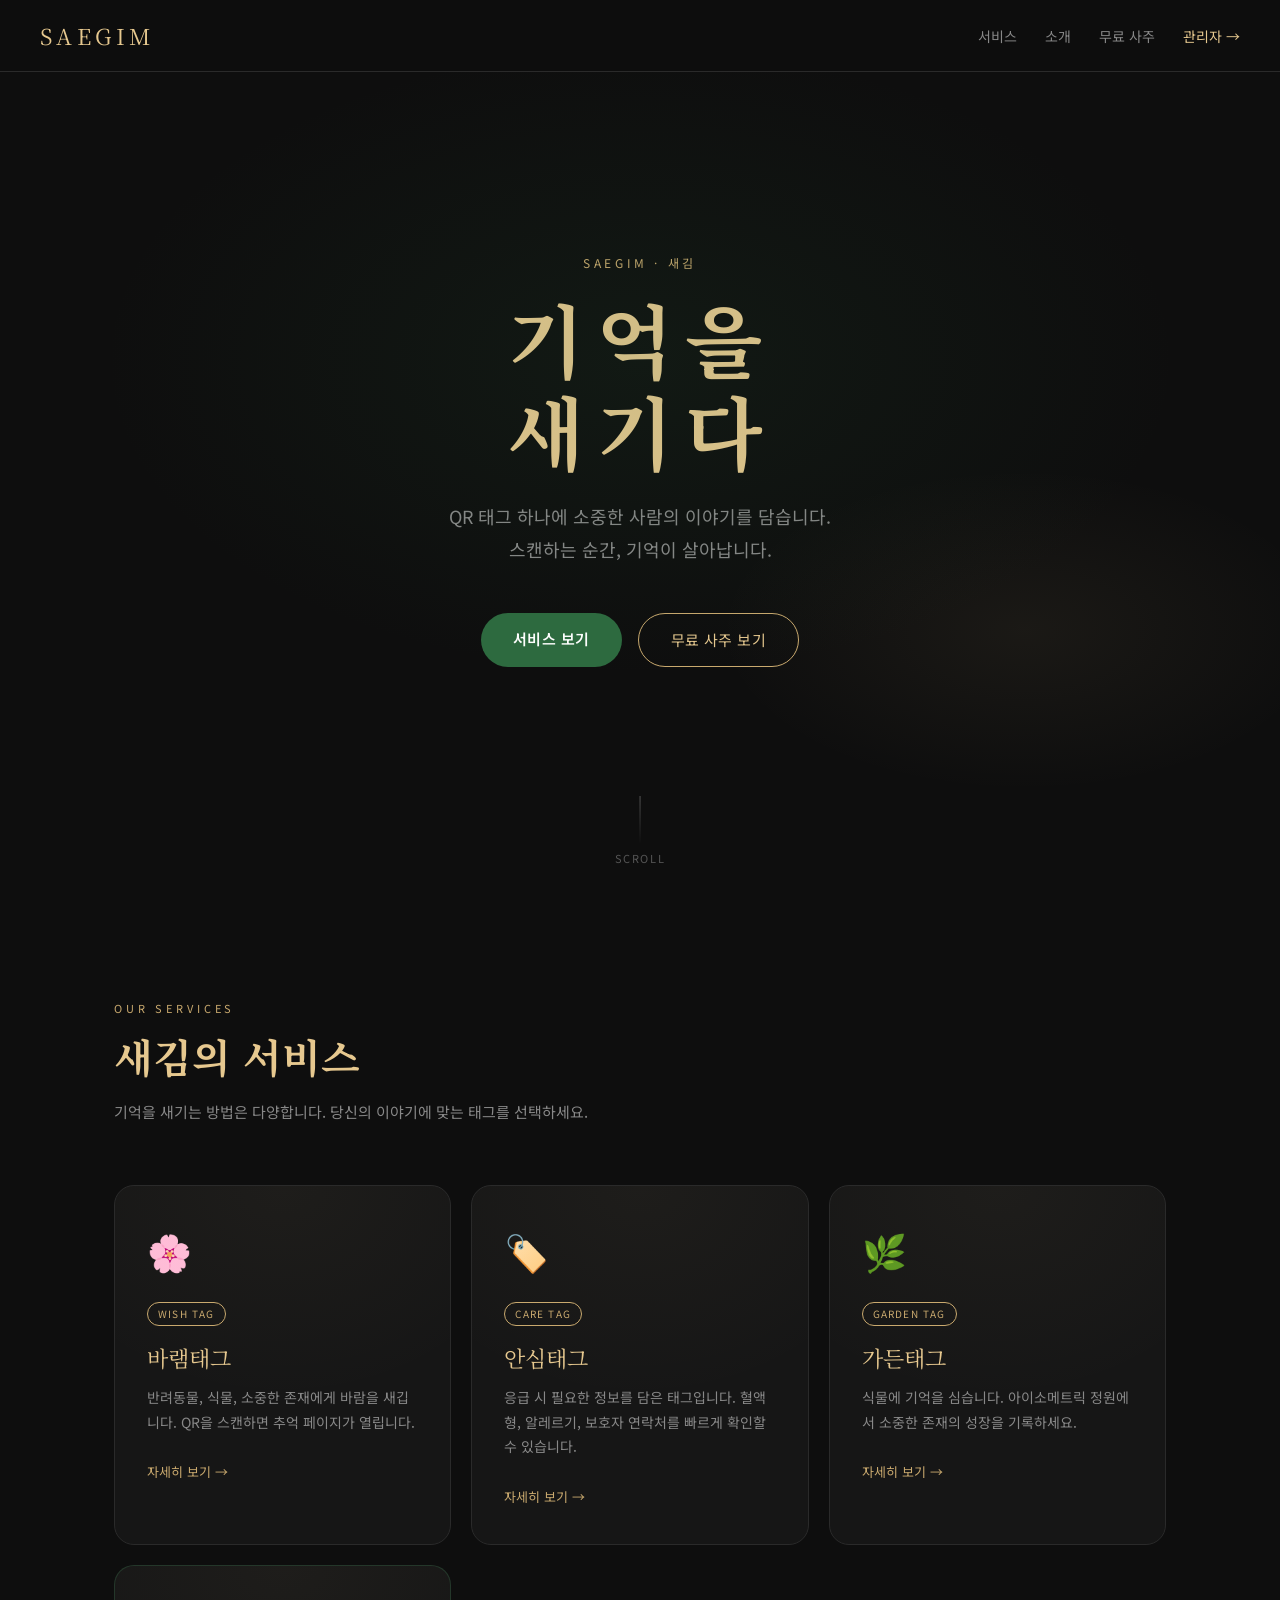
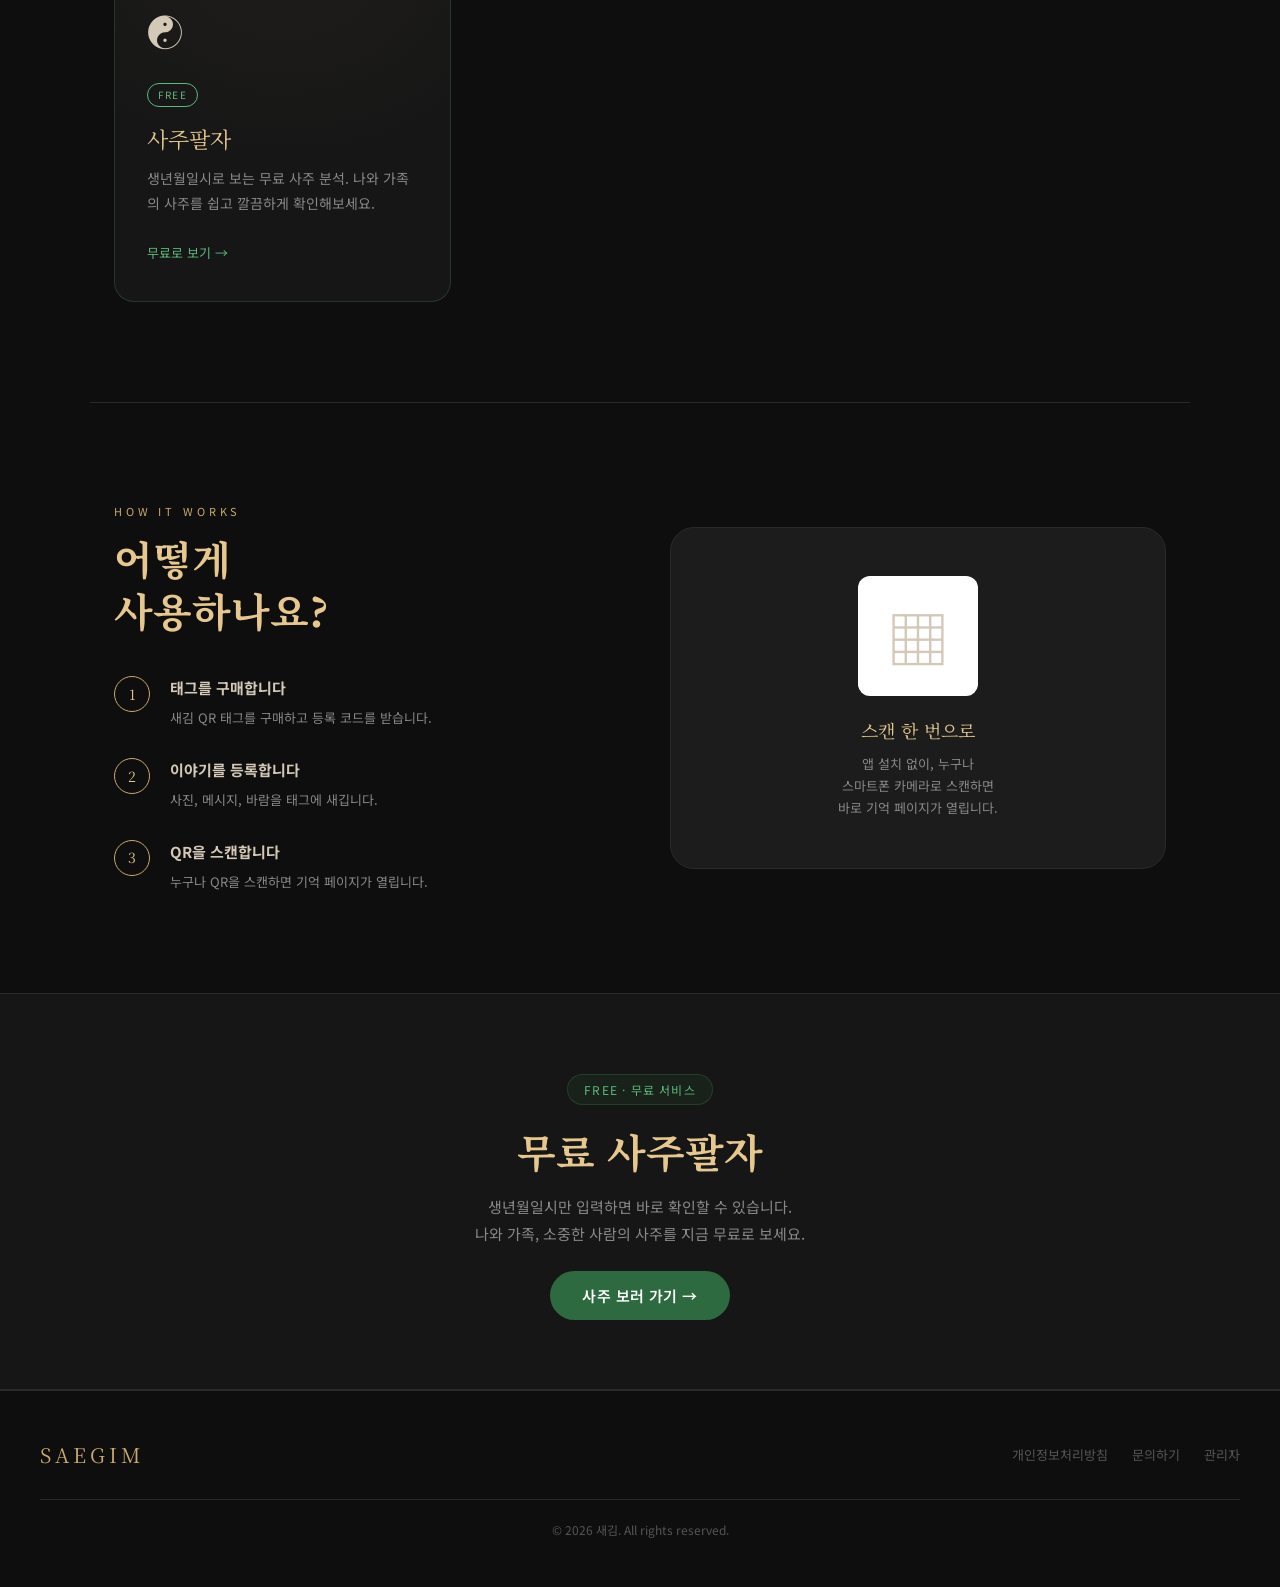
<file: index.html>
<!DOCTYPE html>
<html lang="ko">
<head>
<meta charset="UTF-8">
<meta name="viewport" content="width=device-width, initial-scale=1.0">
<title>새김</title>
<link rel="preconnect" href="https://fonts.googleapis.com">
<link href="https://fonts.googleapis.com/css2?family=Noto+Sans+KR:wght@400;600&display=swap" rel="stylesheet">
<style>
:root{--green:#22552f;--green2:#1a4024;--gold:#e6c88f;--muted:#b7a88f}
*{box-sizing:border-box;margin:0;padding:0}
body{background:#111;color:var(--muted);font-family:'Noto Sans KR',system-ui,sans-serif;display:flex;align-items:center;justify-content:center;min-height:100vh;text-align:center}
.logo{font-family:serif;font-size:36px;letter-spacing:.18em;color:var(--gold);margin-bottom:12px}
.msg{font-size:14px;color:var(--muted);line-height:1.8}

/* ── 동의 모달 ── */
#consentOverlay{position:fixed;inset:0;background:rgba(0,0,0,.75);z-index:100;display:flex;align-items:flex-end;justify-content:center}
#consentBox{background:#fff;width:100%;max-width:480px;border-radius:20px 20px 0 0;padding:28px 22px 36px;color:#222;text-align:left;max-height:90vh;overflow-y:auto}
.c-logo{font-family:serif;font-size:22px;letter-spacing:.15em;color:var(--green);margin-bottom:4px;text-align:center}
.c-title{font-size:17px;font-weight:600;color:#111;margin-bottom:6px;text-align:center}
.c-sub{font-size:13px;color:#666;text-align:center;margin-bottom:20px;line-height:1.6}
.c-divider{height:1px;background:#eee;margin:16px 0}

/* 수집 항목 요약 */
.c-items{background:#f7f9f7;border-radius:10px;padding:14px 16px;margin-bottom:16px}
.c-item{display:flex;gap:10px;padding:5px 0;font-size:13px;color:#444;align-items:flex-start}
.c-item-icon{font-size:16px;flex-shrink:0;margin-top:1px}
.c-item-text{line-height:1.5}
.c-sensitive{color:#c0392b;font-size:11.5px;font-weight:600}

/* 체크박스 */
.c-check{display:flex;align-items:flex-start;gap:12px;padding:12px 14px;border-radius:10px;border:1.5px solid #e0e0e0;margin-bottom:10px;cursor:pointer;transition:border-color .2s,background .2s}
.c-check.checked{border-color:var(--green);background:#f0f8f1}
.c-check input{display:none}
.c-check-box{width:22px;height:22px;border-radius:6px;border:2px solid #ccc;flex-shrink:0;display:flex;align-items:center;justify-content:center;transition:all .2s;margin-top:1px}
.c-check.checked .c-check-box{background:var(--green);border-color:var(--green)}
.c-check.checked .c-check-box::after{content:'✓';color:#fff;font-size:14px;font-weight:700}
.c-check-text{font-size:13.5px;color:#333;line-height:1.5}
.c-check-text strong{display:block;font-size:14px;color:#111;margin-bottom:2px}
.c-check-link{color:var(--green);text-decoration:underline;font-size:12.5px}

/* 버튼 */
#agreeBtn{width:100%;padding:15px;background:var(--green);color:#fff;border:none;border-radius:12px;font-size:16px;font-weight:600;font-family:inherit;cursor:pointer;margin-top:16px;transition:background .2s;letter-spacing:.03em}
#agreeBtn:disabled{background:#ccc;cursor:not-allowed}
#agreeBtn:not(:disabled):active{background:var(--green2)}
.c-skip{text-align:center;margin-top:12px;font-size:12px;color:#999}
</style>
</head>
<body>
<div>
  <div class="logo">SAEGIM</div>
  <div class="msg" id="msg">QR 코드를 확인하는 중입니다...</div>
</div>

<!-- 첫 방문 동의 모달 -->
<div id="consentOverlay" style="display:none">
  <div id="consentBox">
    <div class="c-logo">SAEGIM</div>
    <div class="c-title" id="cTitle"></div>
    <div class="c-sub" id="cSub">서비스를 이용하기 전에<br>개인정보 수집·이용에 동의해 주세요.</div>
    <div class="c-items" id="cItems"></div>
    <div class="c-divider"></div>

    <!-- 필수: 개인정보 -->
    <div class="c-check" id="check1" onclick="toggleCheck('check1','chk1')">
      <input type="checkbox" id="chk1">
      <div class="c-check-box"></div>
      <div class="c-check-text">
        <strong>[필수] 개인정보 수집·이용 동의</strong>
        서비스 제공 목적으로 위 항목을 수집·이용하는 데 동의합니다.
        (<a class="c-check-link" href="privacy.html" target="_blank" onclick="event.stopPropagation()">처리방침 전문 보기</a>)
      </div>
    </div>

    <!-- 필수: 민감정보 — CD만 표시 -->
    <div class="c-check" id="check2" onclick="toggleCheck('check2','chk2')" style="display:none">
      <input type="checkbox" id="chk2">
      <div class="c-check-box"></div>
      <div class="c-check-text">
        <strong>[필수] 민감정보 수집·이용 동의</strong>
        대상자의 혈액형·알레르기 정보(민감정보)를 수집·이용하는 데 동의합니다.
      </div>
    </div>

    <!-- 필수: 국외 이전 -->
    <div class="c-check" id="check3" onclick="toggleCheck('check3','chk3')">
      <input type="checkbox" id="chk3">
      <div class="c-check-box"></div>
      <div class="c-check-text">
        <strong>[필수] 개인정보 국외 이전 동의</strong>
        데이터가 Google LLC(미국)의 Firebase 서버에 저장되는 데 동의합니다.
      </div>
    </div>

    <button id="agreeBtn" disabled onclick="doAgree()">동의하고 시작하기</button>
    <div class="c-skip">동의하지 않으면 서비스를 이용할 수 없습니다.</div>
  </div>
</div>

<script>
/* 제품별 동의 모달 설정 */
var CONSENT_INFO = {
  CD: {
    title: '안심태그 이용 동의',
    hasSensitive: true,
    items: [
      { icon: '🪪', text: '<b>대상자 이름</b> — 보호자가 직접 입력' },
      { icon: '📞', text: '<b>보호자 이름·연락처</b> — 분실 시 연락 목적' },
      { icon: '🩸', text: '<b>혈액형·알레르기</b> — 응급 상황 대비 <span class="c-sensitive">※ 민감정보</span>' },
      { icon: '💬', text: '<b>개인 메시지</b> — 보호자가 직접 입력' },
      { icon: '☁️', text: '<b>[공통]</b> 방문 일시, 접속 IP · Google Firebase(미국) 저장' }
    ]
  },
  BMT: {
    title: '부산 메모리 태그 이용 동의',
    hasSensitive: false,
    items: [
      { icon: '📸', text: '<b>사진</b> — 여행·추억 기록' },
      { icon: '📝', text: '<b>여행 메모·방문 장소</b> — 직접 입력' },
      { icon: '☁️', text: '<b>[공통]</b> 방문 일시, 접속 IP · Google Firebase(미국) 저장' }
    ]
  },
  WT: {
    title: '바램태그 이용 동의',
    hasSensitive: false,
    items: [
      { icon: '🎂', text: '<b>생년월일</b> — 바램 메시지 생성 목적' },
      { icon: '🌸', text: '<b>테마·언어 설정</b> — 화면 구성 목적' },
      { icon: '💬', text: '<b>메시지</b> — 직접 입력' },
      { icon: '☁️', text: '<b>[공통]</b> 방문 일시, 접속 IP · Google Firebase(미국) 저장' }
    ]
  },
  GT: {
    title: '가든태그 이용 동의',
    hasSensitive: false,
    items: [
      { icon: '🌿', text: '<b>정원 이름</b> — 직접 입력' },
      { icon: '📅', text: '<b>방문 기록·성장 포인트</b> — 정원 육성 기록' },
      { icon: '✦', text: '<b>기억 메시지</b> — 식물에 새기는 메시지 (직접 입력)' },
      { icon: '☁️', text: '<b>[공통]</b> 방문 일시, 접속 IP · Google Firebase(미국) 저장' }
    ]
  },
  TT: {
    title: '길동무 태그 이용 동의',
    hasSensitive: false,
    items: [
      { icon: '📞', text: '<b>연락처</b> — 여행 동반자 연결 목적' },
      { icon: '📝', text: '<b>메모</b> — 직접 입력' },
      { icon: '☁️', text: '<b>[공통]</b> 방문 일시, 접속 IP · Google Firebase(미국) 저장' }
    ]
  }
};

(function(){
  var p = new URLSearchParams(location.search);
  var code = p.get('code') || '';
  var mode = p.get('mode') || '';
  var suffix = code ? (mode
    ? '?code=' + encodeURIComponent(code) + '&mode=' + encodeURIComponent(mode)
    : '?code=' + encodeURIComponent(code)) : '';

  if (!code) {
    location.replace('/home.html');
    return;
  }

  var prefix = code.split('-')[0].toUpperCase();
  var routes = { CD:'cd.html', BMT:'bmt.html', TT:'tt.html', WT:'wt.html', GT:'gt.html' };
  var target = routes[prefix];
  if (!target) {
    document.getElementById('msg').textContent = '알 수 없는 태그 코드입니다: ' + code;
    return;
  }

  // 이미 동의했으면 바로 이동 (태그 코드별 1회)
  var key = 'saegim_consent_' + code + '_v1';
  if (localStorage.getItem(key)) {
    location.replace(target + suffix);
    return;
  }

  // 제품별 모달 내용 채우기
  var info = CONSENT_INFO[prefix] || CONSENT_INFO.GT;
  document.getElementById('cTitle').textContent = info.title;
  var itemsHtml = info.items.map(function(it){
    return '<div class="c-item"><span class="c-item-icon">' + it.icon + '</span>'
         + '<div class="c-item-text">' + it.text + '</div></div>';
  }).join('');
  document.getElementById('cItems').innerHTML = itemsHtml;

  // CD만 민감정보 동의 표시
  if (info.hasSensitive) {
    document.getElementById('check2').style.display = 'flex';
  }

  document.getElementById('consentOverlay').style.display = 'flex';
  window._consentTarget = target + suffix;
  window._consentKey = key;
  window._hasSensitive = info.hasSensitive;
})();

function toggleCheck(divId, inputId) {
  var div = document.getElementById(divId);
  var inp = document.getElementById(inputId);
  inp.checked = !inp.checked;
  div.classList.toggle('checked', inp.checked);
  updateBtn();
}

function updateBtn() {
  var ids = ['chk1', 'chk3'];
  if (window._hasSensitive) ids.push('chk2');
  var all = ids.every(function(id){ return document.getElementById(id).checked; });
  document.getElementById('agreeBtn').disabled = !all;
}

function doAgree() {
  localStorage.setItem(window._consentKey, JSON.stringify({
    agreed: true,
    date: new Date().toISOString()
  }));
  location.replace(window._consentTarget);
}
</script>
</body>
</html>
</file>
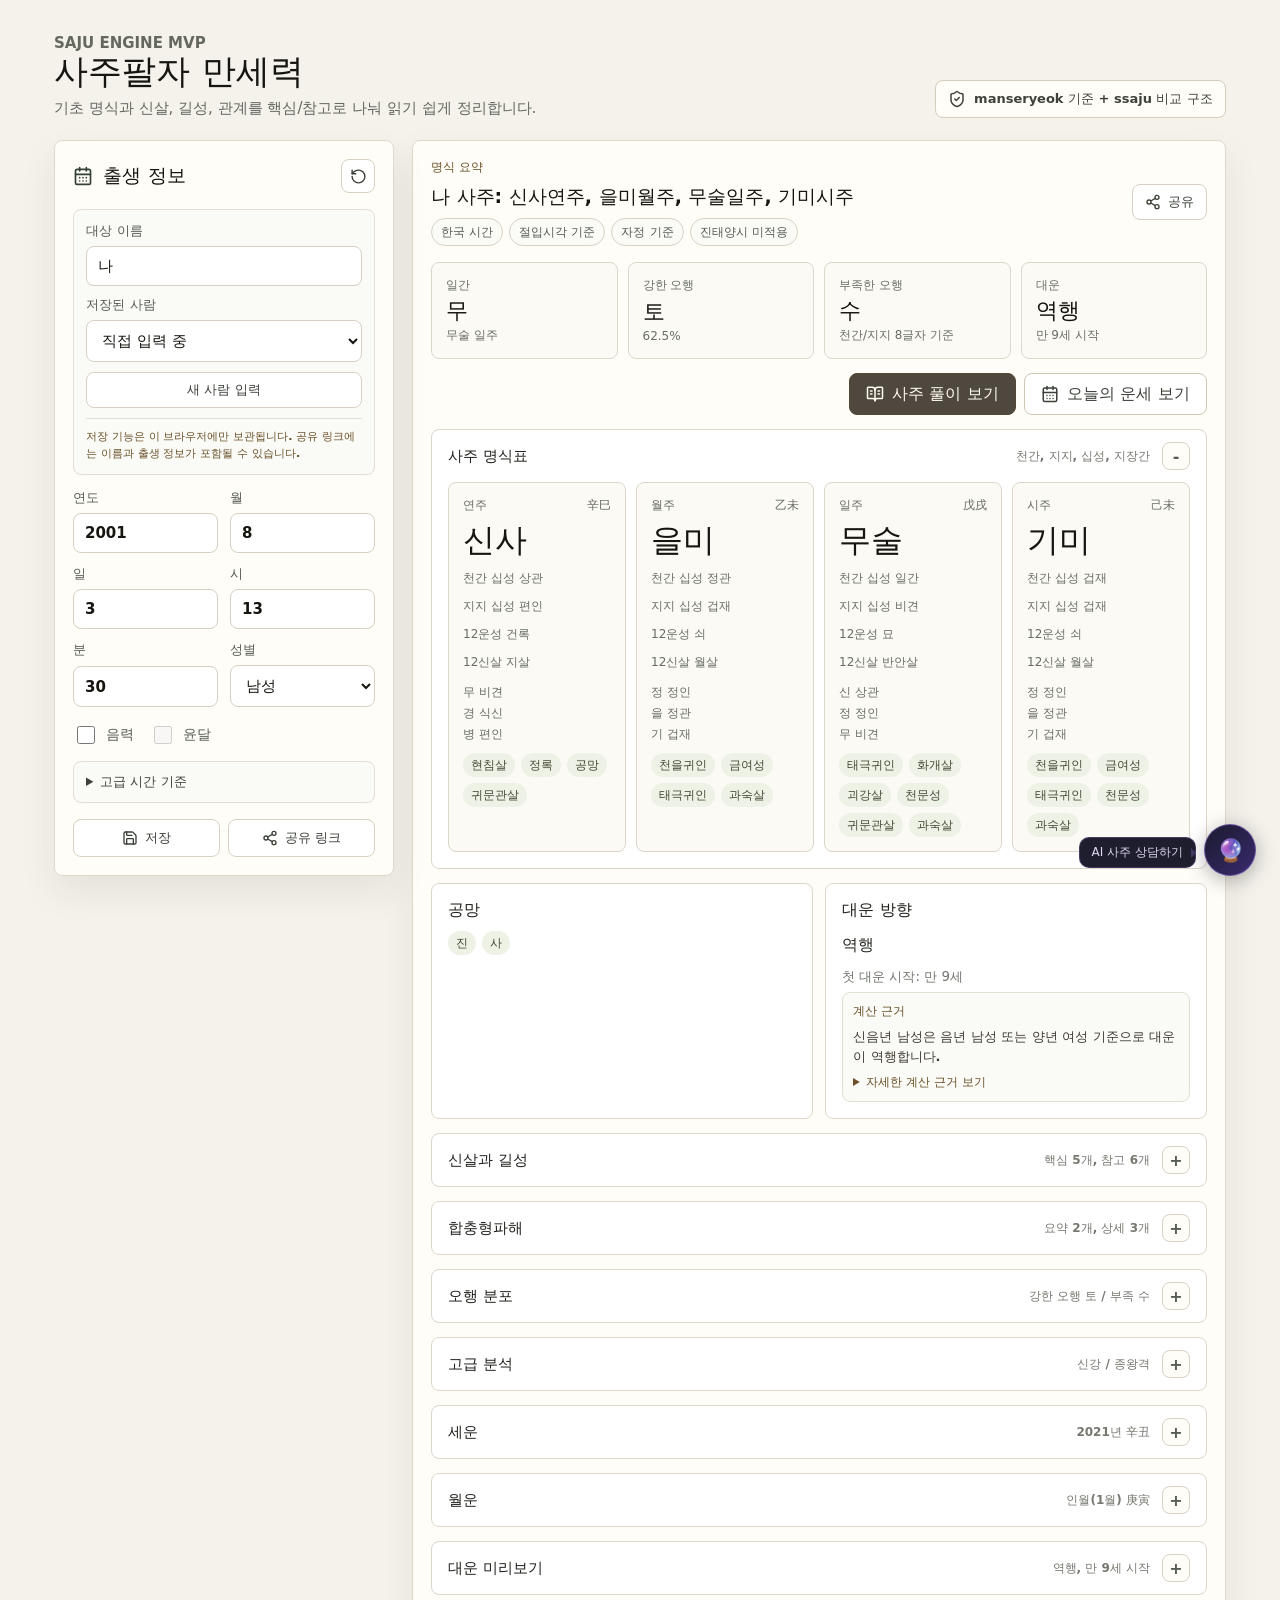
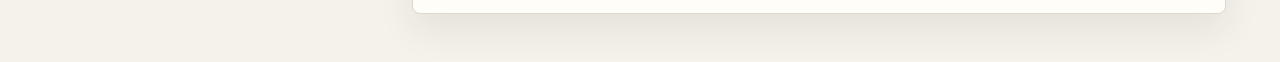
<file: saju/index.html>
<!doctype html>
<html lang="en">
  <head>
    <meta charset="UTF-8" />
    <link rel="icon" type="image/svg+xml" href="/saju/favicon.svg" />
    <meta name="viewport" content="width=device-width, initial-scale=1.0" />
    <meta name="description" content="생년월일시 기반 만세력, 사주팔자 풀이, 오늘의 운세를 읽기 쉽게 정리하는 사주 서비스입니다." />
    <title>사주팔자 만세력</title>
    <script type="module" crossorigin src="/saju/assets/index-BnF1FJUk.js"></script>
    <link rel="stylesheet" crossorigin href="/saju/assets/index-DSXEIiFK.css">
    <style>
      #saju-ai-btn {
        position: fixed; bottom: 24px; right: 24px;
        width: 52px; height: 52px; border-radius: 50%;
        background: linear-gradient(135deg, #1a1a2e, #3a2a6e);
        border: 1.5px solid rgba(180,140,255,.4);
        color: #fff; font-size: 22px; cursor: pointer;
        display: flex; align-items: center; justify-content: center;
        box-shadow: 0 4px 20px rgba(0,0,0,.3);
        z-index: 9999; transition: transform .15s, box-shadow .15s;
      }
      #saju-ai-btn:hover { transform: scale(1.08); box-shadow: 0 6px 24px rgba(100,60,200,.4); }

      #saju-ai-tooltip {
        position: fixed; bottom: 32px; right: 84px;
        background: #1e1e2e; color: #e0d8f0;
        border: 1px solid rgba(180,140,255,.25); border-radius: 10px;
        padding: 6px 12px; font-size: 12px; white-space: nowrap;
        z-index: 9998; pointer-events: none;
        opacity: 1; transition: opacity .4s;
        font-family: system-ui, sans-serif;
      }
      #saju-ai-tooltip::after {
        content: ''; position: absolute; right: -6px; top: 50%;
        transform: translateY(-50%);
        border: 5px solid transparent; border-left-color: rgba(180,140,255,.25);
      }

      #saju-ai-panel {
        position: fixed; bottom: 88px; right: 24px; width: 300px;
        background: #0f0f1a; border: 1px solid rgba(180,140,255,.3);
        border-radius: 18px; display: none; flex-direction: column;
        z-index: 9999; box-shadow: 0 8px 32px rgba(0,0,0,.5);
        font-family: system-ui, -apple-system, 'Noto Sans KR', sans-serif;
        overflow: hidden;
      }
      #saju-ai-panel.open { display: flex; }

      .sai-head {
        background: linear-gradient(135deg, #1a1a2e, #2a1a4e);
        padding: 12px 16px; display: flex; align-items: center;
        justify-content: space-between;
        border-bottom: 1px solid rgba(180,140,255,.15);
        flex-shrink: 0;
      }
      .sai-head-title { font-size: 13px; font-weight: 700; color: #d4b8ff; }
      .sai-head-sub { font-size: 10px; color: #8a7aaa; margin-top: 2px; }
      .sai-close { background: none; border: none; color: #8a7aaa; font-size: 18px; cursor: pointer; padding: 0; }
      .sai-close:hover { color: #d4b8ff; }

      /* 설정 화면 */
      .sai-setup { padding: 16px; display: flex; flex-direction: column; gap: 10px; }

      .sai-sync-box {
        background: #1a1a2e; border: 1px solid rgba(180,140,255,.2);
        border-radius: 12px; padding: 12px 14px;
        display: flex; align-items: center; justify-content: space-between; gap: 8px;
      }
      .sai-sync-info { flex: 1; }
      .sai-sync-label { font-size: 10px; color: #8a7aaa; margin-bottom: 4px; }
      .sai-sync-val { font-size: 12px; color: #e0d8f0; font-weight: 500; line-height: 1.5; }
      .sai-sync-val.empty { color: #5a5070; font-style: italic; }
      .sai-sync-btn {
        background: rgba(122,90,248,.15); border: 1px solid rgba(122,90,248,.3);
        color: #b89af8; border-radius: 8px; padding: 6px 10px;
        font-size: 11px; cursor: pointer; white-space: nowrap; flex-shrink: 0;
        font-family: inherit;
      }
      .sai-sync-btn:hover { background: rgba(122,90,248,.25); }

      .sai-start-btn {
        width: 100%; padding: 11px;
        background: linear-gradient(135deg, #7a5af8, #5a3ad8);
        color: #fff; border: none; border-radius: 10px;
        font-size: 13px; font-weight: 700; cursor: pointer; font-family: inherit;
      }
      .sai-start-btn:disabled { opacity: .3; cursor: not-allowed; }
      .sai-start-btn:not(:disabled):hover { opacity: .9; }

      /* 채팅 화면 */
      .sai-chat-info {
        padding: 6px 14px; font-size: 10px; color: #8a7aaa;
        background: rgba(122,90,248,.07);
        border-bottom: 1px solid rgba(180,140,255,.1); flex-shrink: 0;
      }
      .sai-chat-info b { color: #b89af8; }

      .sai-messages {
        flex: 1; overflow-y: auto; padding: 12px;
        display: flex; flex-direction: column; gap: 8px;
        min-height: 0; max-height: 260px;
      }
      .sai-messages::-webkit-scrollbar { width: 3px; }
      .sai-messages::-webkit-scrollbar-thumb { background: rgba(180,140,255,.2); border-radius: 2px; }

      .sai-msg {
        max-width: 86%; border-radius: 12px;
        padding: 8px 11px; font-size: 12px; line-height: 1.65; word-break: keep-all;
      }
      .sai-msg.ai {
        background: #1a1a2e; border: 1px solid rgba(180,140,255,.15);
        align-self: flex-start; color: #e0d8f0; border-bottom-left-radius: 3px;
      }
      .sai-msg.user {
        background: rgba(122,90,248,.2); border: 1px solid rgba(122,90,248,.3);
        align-self: flex-end; color: #d4b8ff; border-bottom-right-radius: 3px;
      }
      .sai-msg.thinking { opacity: .5; font-style: italic; border-style: dashed; }

      .sai-quick { display: flex; gap: 5px; flex-wrap: wrap; padding: 4px 12px 6px; flex-shrink: 0; }
      .sai-qb {
        padding: 3px 9px; border: 1px solid rgba(180,140,255,.2);
        border-radius: 20px; background: transparent; color: #8a7aaa;
        font-size: 10px; cursor: pointer; font-family: inherit; transition: all .15s;
      }
      .sai-qb:hover { border-color: #7a5af8; color: #d4b8ff; }

      .sai-input-row {
        display: flex; gap: 6px; padding: 10px 12px;
        border-top: 1px solid rgba(180,140,255,.1);
        background: #0a0a14; flex-shrink: 0;
      }
      .sai-input {
        flex: 1; background: #1a1a2e; border: 1px solid rgba(180,140,255,.2);
        border-radius: 10px; padding: 7px 11px; color: #e0d8f0;
        font-size: 12px; font-family: inherit; resize: none;
        max-height: 80px; line-height: 1.4;
      }
      .sai-input:focus { outline: none; border-color: #7a5af8; }
      .sai-send {
        padding: 7px 12px;
        background: linear-gradient(135deg, #7a5af8, #5a3ad8);
        color: #fff; border: none; border-radius: 10px;
        font-size: 16px; cursor: pointer; align-self: flex-end;
      }
      .sai-send:disabled { opacity: .35; cursor: not-allowed; }
    </style>
  </head>
  <body>
    <div id="root"></div>

    <div id="saju-ai-tooltip">AI 사주 상담하기</div>
    <button id="saju-ai-btn" onclick="saiToggle()" title="AI 사주 상담">🔮</button>

    <div id="saju-ai-panel">
      <div class="sai-head">
        <div>
          <div class="sai-head-title">🔮 AI 사주 상담</div>
          <div class="sai-head-sub" id="sai-sub">입력된 사주 정보를 불러옵니다</div>
        </div>
        <button class="sai-close" onclick="saiToggle()">✕</button>
      </div>

      <!-- 설정 화면 -->
      <div class="sai-setup" id="sai-setup">
        <div class="sai-sync-box">
          <div class="sai-sync-info">
            <div class="sai-sync-label">사주 앱에서 불러온 정보</div>
            <div class="sai-sync-val empty" id="sai-sync-val">—</div>
          </div>
          <button class="sai-sync-btn" onclick="saiReadDom()">↻ 불러오기</button>
        </div>
        <button class="sai-start-btn" id="sai-start-btn" onclick="saiStart()" disabled>상담 시작 →</button>
      </div>

      <!-- 채팅 화면 -->
      <div id="sai-chat" style="display:none;flex-direction:column;flex:1;min-height:0">
        <div class="sai-chat-info" id="sai-chat-info"></div>
        <div class="sai-messages" id="sai-messages"></div>
        <div class="sai-quick" id="sai-quick"></div>
        <div class="sai-input-row">
          <textarea class="sai-input" id="sai-input" placeholder="궁금한 점..." rows="1"
            onkeydown="if(event.key==='Enter'&&!event.shiftKey){event.preventDefault();saiSend()}"></textarea>
          <button class="sai-send" id="sai-send" onclick="saiSend()">↑</button>
        </div>
      </div>
    </div>

    <script>
    const SAI_PROXY = 'https://script.google.com/macros/s/AKfycbxeV4wprFLDXYhuKukpMqvReShFvhOSi9lcQVGCepBTmtvvxWTJ_CVOmwqWdhfhrHmA/exec';
    const SAI_QUICK = ['올해 운세','재물·직업운','연애·결혼운','건강운','이달 운세'];

    let saiOpen = false;
    let saiMsgs = [];
    let saiUser = null;
    let saiLoading = false;
    let saiDetected = null;

    setTimeout(() => {
      const t = document.getElementById('saju-ai-tooltip');
      if (t) t.style.opacity = '0';
    }, 3000);

    function saiToggle() {
      saiOpen = !saiOpen;
      document.getElementById('saju-ai-panel').classList.toggle('open', saiOpen);
      document.getElementById('saju-ai-tooltip').style.display = saiOpen ? 'none' : '';
      if (saiOpen && !saiUser) saiReadDom();
    }

    // 사주 앱 DOM에서 출생 정보 읽기
    function saiReadDom() {
      const root = document.getElementById('root');
      if (!root) return;

      const r = { year:'', month:'', day:'', hour:'', minute:'', gender:'남', lunar:false };

      // 텍스트 노드로 레이블 찾고 같은 컨테이너의 input 읽기
      const TARGET = { '연도':'year', '월':'month', '일':'day', '시':'hour', '분':'minute' };
      root.querySelectorAll('*').forEach(el => {
        const direct = Array.from(el.childNodes)
          .filter(n => n.nodeType === 3)
          .map(n => n.textContent.trim()).join('').trim();
        const key = TARGET[direct];
        if (!key) return;
        // 같은 부모 또는 두 단계 위 컨테이너에서 input 찾기
        const inp = el.parentElement?.querySelector('input')
                 || el.parentElement?.parentElement?.querySelector('input');
        if (inp && inp.value) r[key] = inp.value;
      });

      // 성별 select
      root.querySelectorAll('select').forEach(sel => {
        const v = sel.value;
        if (v === '남성' || v === '남') r.gender = '남';
        else if (v === '여성' || v === '여') r.gender = '여';
      });

      // 음력 체크박스
      root.querySelectorAll('*').forEach(el => {
        const txt = el.textContent?.trim();
        if (txt !== '음력') return;
        const cb = el.previousElementSibling?.querySelector?.('input[type="checkbox"]')
                || el.closest('label')?.querySelector('input[type="checkbox"]')
                || el.parentElement?.querySelector('input[type="checkbox"]');
        if (cb) r.lunar = cb.checked;
      });

      const valEl = document.getElementById('sai-sync-val');
      const btn   = document.getElementById('sai-start-btn');

      if (r.year && r.month && r.day) {
        saiDetected = r;
        const timeStr = r.hour ? ` · ${hourToKorean(r.hour)}` : '';
        const calStr  = r.lunar ? '음력' : '양력';
        valEl.textContent = `${calStr} ${r.year}.${r.month}.${r.day}${timeStr} · ${r.gender}성`;
        valEl.classList.remove('empty');
        btn.disabled = false;
      } else {
        saiDetected = null;
        valEl.textContent = '사주 앱에서 정보를 먼저 입력해주세요';
        valEl.classList.add('empty');
        btn.disabled = true;
      }
    }

    // 시 숫자 → 한국 시각명
    function hourToKorean(h) {
      h = parseInt(h);
      if (isNaN(h)) return '';
      const map = [
        [[23,0,1],'자시'], [[1,2,3],'축시'], [[3,4,5],'인시'],
        [[5,6,7],'묘시'],  [[7,8,9],'진시'], [[9,10,11],'사시'],
        [[11,12,13],'오시'],[[13,14,15],'미시'],[[15,16,17],'신시'],
        [[17,18,19],'유시'],[[19,20,21],'술시'],[[21,22,23],'해시']
      ];
      for (const [hrs, name] of map) {
        if (hrs.includes(h)) return name + '(' + h + '시)';
      }
      return h + '시';
    }

    function saiStart() {
      if (!saiDetected) return;
      const d = saiDetected;
      const calStr  = d.lunar ? '음력' : '양력';
      const timeStr = d.hour ? hourToKorean(d.hour) : '';
      const birthStr = `${d.year}년 ${d.month}월 ${d.day}일`;

      saiUser = { gender: d.gender, cal: calStr, birth: birthStr, time: timeStr };

      const sys = `당신은 한국 전통 사주명리학 전문가입니다. 사주팔자·오행·십신·대운·세운을 깊이 이해하며 따뜻하고 명쾌하게 풀이합니다.

내담자: ${d.gender}성 · ${calStr} ${birthStr}${timeStr ? ' · ' + timeStr : ''}${d.minute ? ' ' + d.minute + '분' : ''}

규칙:
1. 사주 질문에 진지하고 구체적으로 답하세요.
2. 불확실한 내용은 "~로 보입니다"로 표현하세요.
3. 부정적 내용도 극복법과 함께 안내하세요.
4. 답변은 2~3 문단으로 간결하게 하세요.
5. 한국어로만 답하세요.`;

      saiMsgs = [{ role: 'system', content: sys }];

      document.getElementById('sai-setup').style.display = 'none';
      document.getElementById('sai-chat').style.display = 'flex';

      const info = `${d.gender}성 · ${calStr} ${birthStr}${timeStr ? ' · ' + timeStr : ''}`;
      document.getElementById('sai-chat-info').innerHTML = `<b>${info}</b>`;
      document.getElementById('sai-sub').textContent = info;

      document.getElementById('sai-quick').innerHTML =
        SAI_QUICK.map(q => `<button class="sai-qb" onclick="saiQuick('${q}')">${q}</button>`).join('');

      saiAddMsg('ai', `사주를 살펴볼게요 🙏\n궁금한 점을 편하게 물어보세요.`);
    }

    function saiAddMsg(role, text) {
      const wrap = document.getElementById('sai-messages');
      const div  = document.createElement('div');
      div.className = 'sai-msg ' + role;
      div.innerHTML = text.replace(/\n/g, '<br>');
      wrap.appendChild(div);
      wrap.scrollTop = wrap.scrollHeight;
      return div;
    }

    function saiQuick(q) {
      document.getElementById('sai-input').value = q;
      saiSend();
    }

    async function saiSend() {
      if (saiLoading) return;
      const inp  = document.getElementById('sai-input');
      const text = inp.value.trim();
      if (!text) return;

      inp.value = '';
      saiAddMsg('user', text);
      saiMsgs.push({ role: 'user', content: text });

      saiLoading = true;
      document.getElementById('sai-send').disabled = true;
      const thinking = saiAddMsg('ai thinking', '생각 중...');

      try {
        const res  = await fetch(SAI_PROXY, {
          method: 'POST',
          body: JSON.stringify({ action: 'chat', messages: saiMsgs })
        });
        const data = await res.json();
        thinking.remove();
        if (data.success) {
          saiAddMsg('ai', data.content);
          saiMsgs.push({ role: 'assistant', content: data.content });
        } else {
          saiAddMsg('ai', '⚠️ ' + (data.message || '오류'));
        }
      } catch(e) {
        thinking.remove();
        saiAddMsg('ai', '⚠️ 연결 오류: ' + e.message);
      }

      saiLoading = false;
      document.getElementById('sai-send').disabled = false;
    }
    </script>
  </body>
</html>
</file>
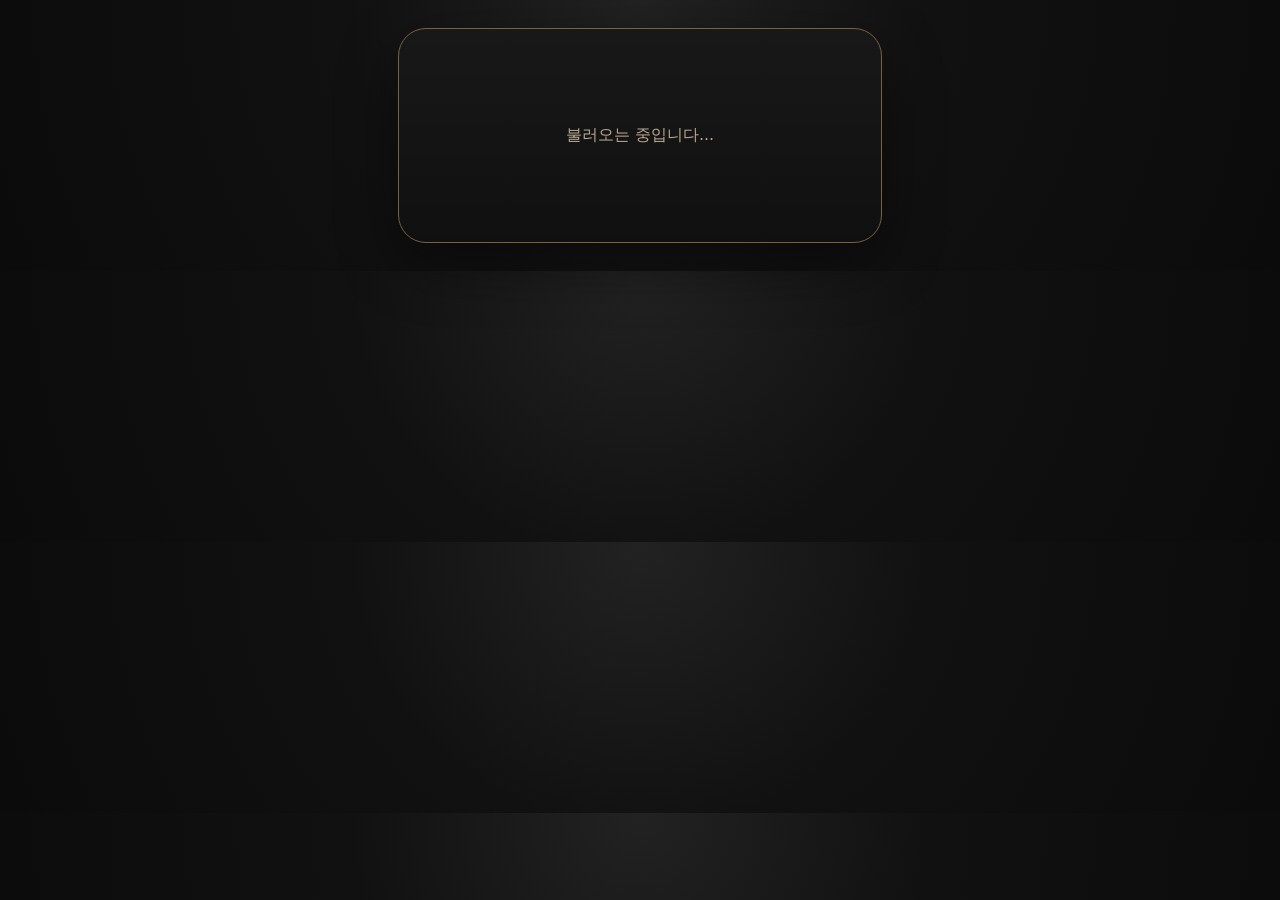
<file: cd.html>
<!DOCTYPE html>
<html lang="ko">
<head>
<meta charset="UTF-8">
<meta name="viewport" content="width=device-width, initial-scale=1.0">
<title>새김 안심태그</title>
<style>
:root{--bg:#111;--card:#171717;--line:#7a6040;--gold:#e6c88f;--gold2:#c7a05d;--text:#f6ead4;--muted:#b7a88f}
*{box-sizing:border-box}
body{margin:0;background:radial-gradient(circle at top,#222 0,#111 42%,#0b0b0b 100%);color:var(--text);font-family:system-ui,-apple-system,BlinkMacSystemFont,"Noto Sans KR",sans-serif}
.wrap{max-width:520px;margin:0 auto;padding:28px 18px}
.card{border:1px solid var(--line);border-radius:28px;background:linear-gradient(180deg,#181818,#101010);padding:26px 20px;box-shadow:0 20px 60px rgba(0,0,0,.45)}
.brand{text-align:center;margin-bottom:24px}.logo{font-family:serif;font-size:34px;letter-spacing:.18em;color:var(--gold)}.slogan{margin-top:8px;color:var(--muted);font-size:14px}
.main-title{text-align:center;font-size:24px;font-weight:800;line-height:1.35;margin:8px 0}.sub{text-align:center;color:var(--muted);font-size:15px;line-height:1.6;margin-bottom:22px}
.btn,.call-btn{display:block;width:100%;margin-top:12px;padding:18px;border-radius:18px;text-decoration:none;text-align:center;color:#111;background:linear-gradient(135deg,#f0d9a4,#c79a4f);font-weight:800;border:0;font-size:16px;cursor:pointer}
.call-btn.secondary,.btn.sub{color:var(--gold);background:#111;border:1px solid var(--gold2)}
.section-title{display:flex;align-items:center;justify-content:center;gap:12px;color:var(--gold);margin:26px 0 14px;font-weight:800}
.section-title:before,.section-title:after{content:"";height:1px;flex:1;background:linear-gradient(90deg,transparent,var(--line))}
.section-title:after{background:linear-gradient(90deg,var(--line),transparent)}
.info{border:1px solid rgba(230,200,143,.35);border-radius:18px;overflow:hidden;background:rgba(255,255,255,.03)}
.row{display:grid;grid-template-columns:115px 1fr;gap:12px;padding:15px;border-bottom:1px solid rgba(230,200,143,.18)}
.row:last-child{border-bottom:0}.label{color:var(--gold);font-weight:700}.value{color:var(--text);line-height:1.55;white-space:pre-line}
.thanks{margin-top:18px;padding:18px;border:1px solid var(--line);border-radius:18px;text-align:center;color:var(--gold);font-size:18px;font-weight:800}.small{margin-top:8px;color:var(--muted);font-size:13px;font-weight:400}
.footer{text-align:center;margin-top:20px;color:var(--muted);font-size:12px;letter-spacing:.18em}.loading,.error{text-align:center;color:var(--muted);padding:70px 20px}
input,textarea,select{width:100%;margin:7px 0 13px;padding:14px;border-radius:14px;border:1px solid var(--line);background:#0d0d0d;color:var(--text);font-size:15px}
textarea{min-height:86px;resize:vertical}label{display:block;color:var(--gold);font-size:13px;margin-top:6px}.edit-group{border:1px solid rgba(230,200,143,.25);border-radius:16px;padding:14px;margin-top:12px}
.hidden{display:none}
.lang-bar{display:flex;gap:8px;justify-content:center;margin-bottom:16px;flex-wrap:wrap}
.lang-btn{padding:6px 14px;border-radius:20px;border:1px solid var(--line);background:#111;color:var(--muted);font-size:13px;cursor:pointer}
.lang-btn.active{border-color:var(--gold);color:var(--gold);background:rgba(230,200,143,.1)}
.pw-wrap{position:relative;display:block}
.pw-wrap input{padding-right:50px}
.pw-eye{position:absolute;right:0;top:0;bottom:0;background:none;border:none;color:var(--muted);cursor:pointer;font-size:16px;padding:0 14px;width:auto;display:flex;align-items:center}
.pw-eye:hover{color:var(--gold)}
.btn-link{background:none;border:none;color:var(--muted);font-size:13px;cursor:pointer;text-decoration:underline;padding:4px 0}
</style>
</head>
<body>
<div class="wrap"><div id="app" class="card"><div class="loading">불러오는 중입니다...</div></div></div>
<script type="module">
import { initializeApp }       from 'https://www.gstatic.com/firebasejs/11.0.0/firebase-app.js';
import { getFirestore, doc, getDoc } from 'https://www.gstatic.com/firebasejs/11.0.0/firebase-firestore.js';

// ── Firebase 설정 ──────────────────────────────────────────
const FIREBASE_CONFIG = {
  apiKey:            'AIzaSyA8uBfMGkg9gLiHiqnFh_Klmd0etvk0qQg',
  authDomain:        'saegim-memory.firebaseapp.com',
  projectId:         'saegim-memory',
  storageBucket:     'saegim-memory.firebasestorage.app',
  messagingSenderId: '888229102391',
  appId:             '1:888229102391:web:f4fe41ece07ddacd2a10b2'
};

// ── 고객용 Apps Script (쓰기 전용: 등록/수정/비밀번호 확인) ──
const API_URL = 'https://script.google.com/macros/s/AKfycbzo0sXPGjmj9pfUE716EhLR_XVJ-mtYcb7eKGmzEkA_RF9GTp4Sj967oprsY7RfYU4/exec';

const params = new URLSearchParams(location.search);
const CODE   = (params.get('code') || '').trim().toUpperCase();
const MODE   = params.get('mode') || 'view';
let QR_DATA  = null;
const app    = document.getElementById('app');

const fbApp = initializeApp(FIREBASE_CONFIG);
const db    = getFirestore(fbApp);

// ── API 쓰기 헬퍼 (POST only) ─────────────────────────────
async function apiGet(action, extra = {}) {
  const url = API_URL + '?action=' + action + '&code=' + encodeURIComponent(CODE) +
    Object.entries(extra).map(([k, v]) => '&' + k + '=' + encodeURIComponent(v)).join('');
  const r = await fetch(url);
  return r.json();
}
async function apiPost(payload) {
  const r = await fetch(API_URL, {
    method:   'POST',
    headers:  {'Content-Type': 'text/plain'},
    body:     JSON.stringify(payload),
    redirect: 'follow'
  });
  return r.json();
}

// ── Firestore 직접 조회 ────────────────────────────────────
async function loadData() {
  if (!CODE) {
    renderError('QR 코드 정보가 없습니다.\n올바른 QR을 스캔해주세요.');
    return;
  }
  try {
    const snap = await getDoc(doc(db, 'qr_cards', CODE));

    if (!snap.exists()) {
      renderError('등록되지 않은 QR 코드입니다. (' + CODE + ')');
      return;
    }

    const d = snap.data();

    // link1~5 개별 필드 → links 배열 재구성
    const links = [];
    for (let i = 1; i <= 5; i++) {
      const url = d['link' + i + '_url'];
      if (url) links.push({
        type:  d['link' + i + '_type']  || '',
        label: d['link' + i + '_label'] || '',
        url:   url
      });
    }
    d.links = links;
    QR_DATA = d;

    if (MODE === 'edit') { renderPassword(); return; }
    renderView(d);
    recordScanCount(CODE);

  } catch(e) {
    renderError('데이터를 불러오지 못했습니다: ' + e.message);
  }
}

async function recordScanCount(code) {
  try {
    await fetch(API_URL, {
      method: 'POST',
      headers: { 'Content-Type': 'text/plain' },
      body: JSON.stringify({ action: 'recordScan', code: code }),
      redirect: 'follow'
    });
  } catch (e) {
    console.warn('scan count 기록 실패:', e);
  }
}

// ── 공통 UI ───────────────────────────────────────────────
function brand() {
  return '<div class="brand"><div class="logo">SAEGIM</div><div class="slogan">기억을 새기다 · 마음을 잇다</div></div>';
}
function infoRow(label, value) {
  return '<div class="row"><div class="label">' + esc(label) + '</div><div class="value">' +
    (value && String(value).includes('<a ') ? value : esc(value)) + '</div></div>';
}
function thanks() {
  return '<div class="thanks">도움을 주셔서 감사합니다.<div class="small">따뜻한 관심과 배려에 감사드립니다.</div></div>';
}
function editBtn() {
  return '<a class="btn sub" href="?code=' + encodeURIComponent(CODE) + '&mode=edit">정보 수정하기</a>';
}
function sanitizeLink(type, url) {
  if (!url) return '';
  var u = String(url).trim();
  // javascript: 차단
  if (/^javascript:/i.test(u)) return '';
  if (type === '전화') {
    var digits = u.replace(/[^0-9+]/g, '');
    // 한국 번호: 9~10자리면 앞에 0 추가 (Sheets 숫자 변환 보정)
    if (/^\d{9,10}$/.test(digits)) digits = '0' + digits;
    return digits ? 'tel:' + digits : '';
  }
  if (type === '이메일') {
    return u.startsWith('mailto:') ? u : 'mailto:' + u;
  }
  // 웹 링크: http(s) 없으면 자동 추가
  if (!/^https?:\/\//i.test(u)) u = 'https://' + u;
  return u;
}
function renderLinkButtons(links) {
  if (!links || !links.length) return '<div class="sub">등록된 연결 항목이 없습니다.</div>';
  var btns = links.map(function(l) {
    if (!l || !l.url) return '';
    var href = sanitizeLink(l.type, l.url);
    if (!href) return '';
    var isPhone  = l.type === '전화';
    var isEmail  = l.type === '이메일';
    var target   = (isPhone || isEmail) ? '' : ' target="_blank" rel="noopener noreferrer"';
    return '<a class="call-btn" href="' + esc(href) + '"' + target + '>' +
      esc(l.label || l.type || '연락하기') + '</a>';
  }).join('');
  return btns || '<div class="sub">등록된 연결 항목이 없습니다.</div>';
}

// ── 라우팅 ─────────────────────────────────────────────────
function renderView(data) {
  console.warn('🔍 DEBUG renderView: status=' + data.status + ' child_name=' + (data.child_name||'없음') + ' owner=' + (data.owner||'없음'));
  if (data.status === '미등록')  { renderInactive(); return; }
  if (data.status === '판매완료') { renderRegister(data); return; }
  if (data.status === '중지')    { renderStopped(); return; }
  if (!data.child_name && !data.owner) { renderRegister(data); return; }
  renderCare(data);
}

// ── CD 보기 화면 ───────────────────────────────────────────
function renderCare(data) {
  app.innerHTML =
    brand() +
    renderLinkButtons(data.links || []) +
    '<div class="section-title">정보</div>' +
    '<div class="info">' +
      infoRow('이름',       data.child_name   || data.owner || '-') +
      infoRow('보호자',     data.guardian_name || '-') +
      infoRow('특이사항',   data.child_note    || '-') +
      infoRow('알레르기·질환', data.child_allergy || '-') +
      infoRow('혈액형',     data.blood_type    || '-') +
      infoRow('안내 메시지', data.child_message || '-') +
    '</div>' +
    thanks() +
    editBtn() +
    '<div class="footer">SAEGIM · ANSIM QR</div>';
}

// ── 미등록 / 중지 ──────────────────────────────────────────
function renderInactive() {
  app.innerHTML =
    brand() +
    '<div class="main-title">아직 등록되지 않은 QR입니다</div>' +
    '<div class="sub">제품 구매 또는 판매처 등록 후 사용할 수 있습니다.</div>' +
    '<div class="footer">SAEGIM QR</div>';
}
function renderStopped() {
  app.innerHTML =
    brand() +
    '<div class="main-title">사용이 중지된 QR입니다</div>' +
    '<div class="sub">현재 이 QR은 비활성화 상태입니다.</div>' +
    '<div class="footer">SAEGIM QR</div>';
}

// ── 최초 등록 ──────────────────────────────────────────────
function renderRegister(data) {
  var d = data || {};
  app.innerHTML =
    brand() +
    '<div class="main-title">최초 등록</div>' +
    '<div class="sub">📦 안심태그(CD)<br>아래 정보를 입력하고 비밀번호를 설정해주세요.</div>' +
    '<label>대상자 이름</label>' +
    '<input id="child_name" class="input" placeholder="대상자 이름" value="' + esc(d.child_name || '') + '">' +
    '<label>보호자 연락처</label>' +
    '<input id="guardian_phone" class="input" placeholder="보호자 연락처" value="' + esc(d.guardian_phone || '') + '">' +
    '<label>알레르기·질환 정보</label>' +
    '<textarea id="child_allergy" class="input" placeholder="예)&#10;땅콩 알레르기&#10;간질&#10;자폐 스펙트럼&#10;천식">' + esc(d.child_allergy || '') + '</textarea>' +
    '<label>혈액형</label>' +
    '<select id="blood_type" class="input">' +
      '<option value="">선택</option>' +
      ['A','B','O','AB','RH-'].map(function(v) { return '<option value="' + v + '"' + (d.blood_type === v ? ' selected' : '') + '>' + v + '형</option>'; }).join('') +
    '</select>' +
    '<label>특이사항</label>' +
    '<textarea id="child_note" class="input" placeholder="예)&#10;말을 잘 하지 못함&#10;큰 소리에 민감함&#10;낯선 사람을 무서워함">' + esc(d.child_note || '') + '</textarea>' +
    '<label>보호자 이름</label>' +
    '<input id="guardian_name" class="input" placeholder="보호자 이름" value="' + esc(d.guardian_name || '') + '">' +
    '<label>발견자에게 전달 메시지</label>' +
    '<textarea id="child_message" class="input" placeholder="안녕하세요.&#10;보호 중인 대상자입니다.&#10;QR을 스캔해 주셔서 감사합니다.&#10;아래 연락처로 연락 부탁드립니다.">' + esc(d.child_message || '') + '</textarea>' +
    '<div id="linksEdit">' + editLinks([{type:'전화',label:'',url:''}]) + '</div>' +
    '<hr>' +
    '<label>비밀번호 찾기용 이메일 <span style="color:var(--muted);font-weight:400">(선택 · 분실 시 사용)</span></label>' +
    '<input id="owner_email" type="email" placeholder="이메일 주소">' +
    '<label>비밀번호 설정</label>' +
    '<div class="pw-wrap"><input id="new_password" type="password" placeholder="비밀번호 (4자 이상)"><button type="button" class="pw-eye" onclick="togglePw(\'new_password\')">👁</button></div>' +
    '<button class="btn" onclick="registerFirst()">등록 완료</button>';
}

// ── 비밀번호 확인 & 수정 ───────────────────────────────────
window.renderPassword = function renderPassword() {
  app.innerHTML =
    brand() +
    '<div class="main-title">정보 수정하기</div>' +
    '<div class="sub">등록된 비밀번호를 입력해주세요.</div>' +
    '<div class="pw-wrap"><input id="pw" type="password" placeholder="비밀번호"><button type="button" class="pw-eye" onclick="togglePw(\'pw\')">👁</button></div>' +
    '<button class="btn" onclick="checkPassword()">확인</button>' +
    '<div style="text-align:center;margin-top:8px"><button type="button" class="btn-link" onclick="renderForgotPassword()">비밀번호를 잊으셨나요?</button></div>' +
    '<a class="btn sub" href="?code=' + encodeURIComponent(CODE) + '">돌아가기</a>';
}

window.checkPassword = async function() {
  var password = document.getElementById('pw').value.trim();
  if (!password) { alert('비밀번호를 입력해주세요.'); return; }
  var btn = document.querySelector('#app .btn');
  setLoading(btn, true, '확인 중...');
  try {
    var r = await apiGet('verifyPassword', {code: CODE, password: password});
    if (!r.success) { alert(r.message || '비밀번호가 일치하지 않습니다.'); setLoading(btn, false); return; }
    if (r.owner_email) QR_DATA.owner_email = r.owner_email;
    renderCdEditForm(password);
  } catch(e) { alert('오류: ' + e.message); setLoading(btn, false); }
};

function renderCdEditForm(password) {
  var d = QR_DATA;
  app.innerHTML =
    brand() +
    '<div class="main-title">정보 수정</div>' +
    '<input id="password" type="hidden" value="' + esc(password) + '">' +
    '<div class="section-title">기본 정보</div>' +
    '<label>표시 이름</label><input id="owner" value="' + esc(d.owner || '') + '">' +
    '<label>이름</label><input id="child_name" value="' + esc(d.child_name || '') + '">' +
    '<label>보호자 연락처</label><input id="guardian_phone" value="' + esc(fixPhone(String(d.guardian_phone || ''))) + '">' +
    '<label>알레르기·질환</label><textarea id="child_allergy" placeholder="예)&#10;땅콩 알레르기&#10;간질&#10;자폐 스펙트럼&#10;천식">' + esc(d.child_allergy || '') + '</textarea>' +
    '<label>혈액형</label><select id="blood_type">' +
      '<option value="">선택</option>' +
      ['A','B','O','AB','RH-'].map(function(v) { return '<option value="' + v + '"' + (d.blood_type === v ? ' selected' : '') + '>' + v + '형</option>'; }).join('') +
    '</select>' +
    '<label>특이사항</label><textarea id="child_note" placeholder="예)&#10;말을 잘 하지 못함&#10;큰 소리에 민감함&#10;낯선 사람을 무서워함">' + esc(d.child_note || '') + '</textarea>' +
    '<label>보호자</label><input id="guardian_name" value="' + esc(d.guardian_name || '') + '">' +
    '<label>안내 메시지</label><textarea id="child_message" placeholder="안녕하세요.&#10;보호 중인 대상자입니다.">' + esc(d.child_message || '') + '</textarea>' +
    '<label>비밀번호 찾기용 이메일</label><input id="owner_email" type="email" placeholder="이메일 주소" value="' + esc(d.owner_email || '') + '">' +
    '<div class="section-title">연결 항목</div>' +
    '<div id="linksEdit">' + editLinks(d.links || []) + '</div>' +
    '<button class="btn" onclick="saveEdit()">저장하기</button>' +
    '<a class="btn sub" href="?code=' + encodeURIComponent(CODE) + '">취소</a>' +
    '<div class="section-title" style="margin-top:28px">비밀번호 변경</div>' +
    '<div class="pw-wrap"><input id="new_pw1" type="password" placeholder="새 비밀번호 (4자 이상)"><button type="button" class="pw-eye" onclick="togglePw(\'new_pw1\')">👁</button></div>' +
    '<div class="pw-wrap"><input id="new_pw2" type="password" placeholder="새 비밀번호 확인"><button type="button" class="pw-eye" onclick="togglePw(\'new_pw2\')">👁</button></div>' +
    '<button class="btn sub" onclick="changePassword()" style="margin-top:8px">비밀번호 변경</button>';
}

window.changePassword = async function() {
  var pw1 = (document.getElementById('new_pw1') || {}).value || '';
  var pw2 = (document.getElementById('new_pw2') || {}).value || '';
  if (!pw1 || pw1.length < 4) { alert('새 비밀번호를 4자 이상 입력해주세요.'); return; }
  if (pw1 !== pw2) { alert('비밀번호가 일치하지 않습니다.'); return; }
  var currentPw = val('password');
  var btn = document.querySelector('#app .btn.sub[onclick="changePassword()"]');
  setLoading(btn, true, '변경 중...');
  try {
    var r = await apiPost({ action: 'changePassword', code: CODE, password: currentPw, new_password: pw1 });
    if (!r.success) { alert(r.message || '변경 실패'); setLoading(btn, false); return; }
    alert('비밀번호가 변경되었습니다.');
    location.href = '?code=' + encodeURIComponent(CODE);
  } catch(e) { alert('오류: ' + e.message); setLoading(btn, false); }
};

// ── 연결 항목 편집 ─────────────────────────────────────────
var LINK_TYPES = ['전화','카카오','인스타그램','이메일','홈페이지','지도','왓츠앱','라인','텔레그램','기타'];

function editLinks(links) {
  var arr = (links || []).filter(function(l) { return l && (l.label || l.url || l.type); });
  if (!arr.length) arr = [{type:'전화', label:'', url:''}];
  arr = arr.slice(0, 5);
  return arr.map(function(l, i) { return linkEditBox(l, i, arr.length); }).join('') +
    (arr.length < 5 ? '<button class="btn sub" onclick="addLinkItem()">항목 추가</button>' : '');
}

function linkEditBox(l, i, total) {
  return '<div class="edit-group link-edit">' +
    '<label>종류</label>' +
    '<select id="link' + i + '_type">' +
      LINK_TYPES.map(function(t) { return '<option value="' + esc(t) + '"' + (String(l.type || '전화') === t ? ' selected' : '') + '>' + esc(t) + '</option>'; }).join('') +
    '</select>' +
    '<label>버튼 이름</label>' +
    '<input id="link' + i + '_label" value="' + esc(l.label || '') + '">' +
    '<label>연결 주소</label>' +
    '<input id="link' + i + '_url" value="' + esc(fixPhone(String(l.url || '').replace(/^tel:/, ''))) + '">' +
    (total > 1 ? '<button class="btn sub" onclick="removeLinkItem(' + i + ')">항목 제거</button>' : '') +
    '</div>';
}

function collectLinksRaw() {
  return Array.from(document.querySelectorAll('.link-edit')).map(function(g, i) {
    return { type: val('link' + i + '_type') || '전화', label: val('link' + i + '_label'), url: val('link' + i + '_url') };
  });
}
function collectLinks() {
  return collectLinksRaw().filter(function(l) { return l.url && !/^javascript:/i.test(l.url); }).map(function(l) {
    if (l.type === '지도' && !l.url.startsWith('http'))
      return Object.assign({}, l, {label: l.label || l.url, url: 'https://www.google.com/maps/search/?api=1&query=' + encodeURIComponent(l.url)});
    return l;
  }).slice(0, 5);
}

window.addLinkItem = function() {
  var links = collectLinksRaw();
  if (links.length >= 5) { alert('최대 5개까지 가능합니다.'); return; }
  links.push({type: '전화', label: '', url: ''});
  document.getElementById('linksEdit').innerHTML = editLinks(links);
};
window.removeLinkItem = function(index) {
  var links = collectLinksRaw();
  links.splice(index, 1);
  document.getElementById('linksEdit').innerHTML = editLinks(links.length ? links : [{type: '전화', label: '', url: ''}]);
};

// ── 등록 & 저장 ────────────────────────────────────────────
window.registerFirst = async function() {
  if (!val('child_name')) { alert('대상자 이름을 입력해주세요.'); return; }
  var pw = val('new_password');
  if (!pw || pw.length < 4) { alert('비밀번호를 4자 이상 입력해주세요.'); return; }
  var btn = document.querySelector('#app .btn[onclick="registerFirst()"]');
  setLoading(btn, true, '등록 중...');
  try {
    var links = collectLinks();
    var phone = val('guardian_phone');
    if (!links.length && phone) {
      links = [{ type: '전화', label: '보호자에게 전화', url: phone }];
    }
    if (!links.length) { setLoading(btn, false); alert('연락처 링크를 하나 이상 입력해주세요.'); return; }
    var form = {
      action: 'registerSoldQr', code: CODE, password: pw,
      owner: val('owner'), links: JSON.stringify(links),
      child_name: val('child_name'), guardian_name: val('guardian_name'),
      guardian_phone: val('guardian_phone'), child_note: val('child_note'),
      child_allergy: val('child_allergy'), blood_type: val('blood_type'),
      child_message: val('child_message'), owner_email: val('owner_email')
    };
    var r = await apiPost(form);
    if (!r.success) { alert(r.message || '등록 실패'); setLoading(btn, false); return; }
    location.href = '?code=' + encodeURIComponent(CODE);
  } catch(e) { alert('오류: ' + e.message); setLoading(btn, false); }
};

window.saveEdit = async function() {
  var btn = document.querySelector('#app .btn[onclick="saveEdit()"]');
  setLoading(btn, true, '저장 중...');
  try {
    var links = collectLinks();
    var form = {
      action: 'updateCustomerData', code: CODE, password: val('password'),
      owner: val('owner'), links: JSON.stringify(links),
      child_name: val('child_name'), guardian_name: val('guardian_name'),
      guardian_phone: val('guardian_phone'), child_note: val('child_note'),
      child_allergy: val('child_allergy'), blood_type: val('blood_type'),
      child_message: val('child_message'), owner_email: val('owner_email')
    };
    var r = await apiPost(form);
    if (!r.success) { alert(r.message || '저장 실패'); setLoading(btn, false); return; }
    location.href = '?code=' + encodeURIComponent(CODE);
  } catch(e) { alert('오류: ' + e.message); setLoading(btn, false); }
};

// ── 유틸 ───────────────────────────────────────────────────
window.togglePw = function(id) {
  var el = document.getElementById(id);
  if (!el) return;
  el.type = el.type === 'password' ? 'text' : 'password';
};

function maskEmail(email) {
  if (!email) return '';
  var p = email.split('@');
  if (p.length !== 2) return '***';
  var local = p[0];
  var masked = local.length > 2 ? local[0] + '***' + local[local.length-1] : local[0] + '***';
  return masked + '@' + p[1];
}

window.renderForgotPassword = async function renderForgotPassword() {
  // 먼저 로딩 화면 표시
  app.innerHTML = brand() + '<div class="main-title">비밀번호 찾기</div><div class="sub">이메일 확인 중...</div>';
  // QR_DATA에 이메일이 없으면 API에서 직접 가져옴 (Firestore 독립)
  var regEmail = QR_DATA && QR_DATA.owner_email;
  if (!regEmail) {
    try {
      var hint = await apiGet('getOwnerEmailHint', { code: CODE });
      if (hint.success && hint.has_email) regEmail = hint.email_masked;
    } catch(e) {}
  }
  if (regEmail) {
    var displayEmail = regEmail.indexOf('***') !== -1 ? regEmail : maskEmail(regEmail);
    app.innerHTML =
      brand() +
      '<div class="main-title">비밀번호 찾기</div>' +
      '<div class="sub" style="margin-bottom:8px">아래 이메일로 비밀번호를 전송합니다.</div>' +
      '<div style="text-align:center;font-size:18px;font-weight:800;color:var(--gold);margin:16px 0">' + esc(displayEmail) + '</div>' +
      '<button class="btn" onclick="sendPasswordReset()">비밀번호 전송</button>' +
      '<button class="btn sub" onclick="renderPassword()">돌아가기</button>';
  } else {
    app.innerHTML =
      brand() +
      '<div class="main-title">비밀번호 찾기</div>' +
      '<div class="sub">등록하신 이메일로 비밀번호를 보내드립니다.</div>' +
      '<input id="reset_email" type="email" placeholder="등록 이메일 주소">' +
      '<button class="btn" onclick="sendPasswordReset()">비밀번호 전송</button>' +
      '<button class="btn sub" onclick="renderPassword()">돌아가기</button>';
  }
}

window.sendPasswordReset = async function() {
  // QR_DATA에 실제 이메일이 있으면 사용, 없으면 사용자 입력 사용
  var email = (QR_DATA && QR_DATA.owner_email) || val('reset_email');
  if (!email) { alert('이메일 주소를 입력해주세요.'); return; }
  var btn = document.querySelector('#app .btn[onclick="sendPasswordReset()"]');
  setLoading(btn, true, '전송 중...');
  try {
    // email이 마스킹된 힌트라면 빈 문자열로 보내 서버가 자동으로 찾도록
    var sendEmail = (email.indexOf('***') !== -1) ? '' : email;
    var r = await apiPost({ action: 'resetPasswordByEmail', code: CODE, email: sendEmail });
    if (!r.success) { alert(r.message || '전송 실패'); setLoading(btn, false); return; }
    alert('등록된 이메일로 비밀번호를 보냈습니다.\n메일함을 확인해주세요.');
    renderPassword();
  } catch(e) { alert('오류: ' + e.message); setLoading(btn, false); }
};

function fixPhone(s) {
  // 9~10자리 숫자면 앞에 0 추가 (Sheets 숫자 변환 보정)
  return /^\d{9,10}$/.test(s) ? '0' + s : s;
}

function setLoading(btnEl, loading, loadingText) {
  if (!btnEl) return;
  if (loading) {
    btnEl.disabled = true;
    btnEl._origText = btnEl.textContent;
    btnEl.textContent = loadingText || '처리 중...';
    btnEl.style.opacity = '0.6';
  } else {
    btnEl.disabled = false;
    btnEl.textContent = btnEl._origText || btnEl.textContent;
    btnEl.style.opacity = '';
  }
}
function val(id) { var el = document.getElementById(id); return el ? el.value.trim() : ''; }
function esc(s) { var d = document.createElement('div'); d.textContent = s == null ? '' : String(s); return d.in
</file>
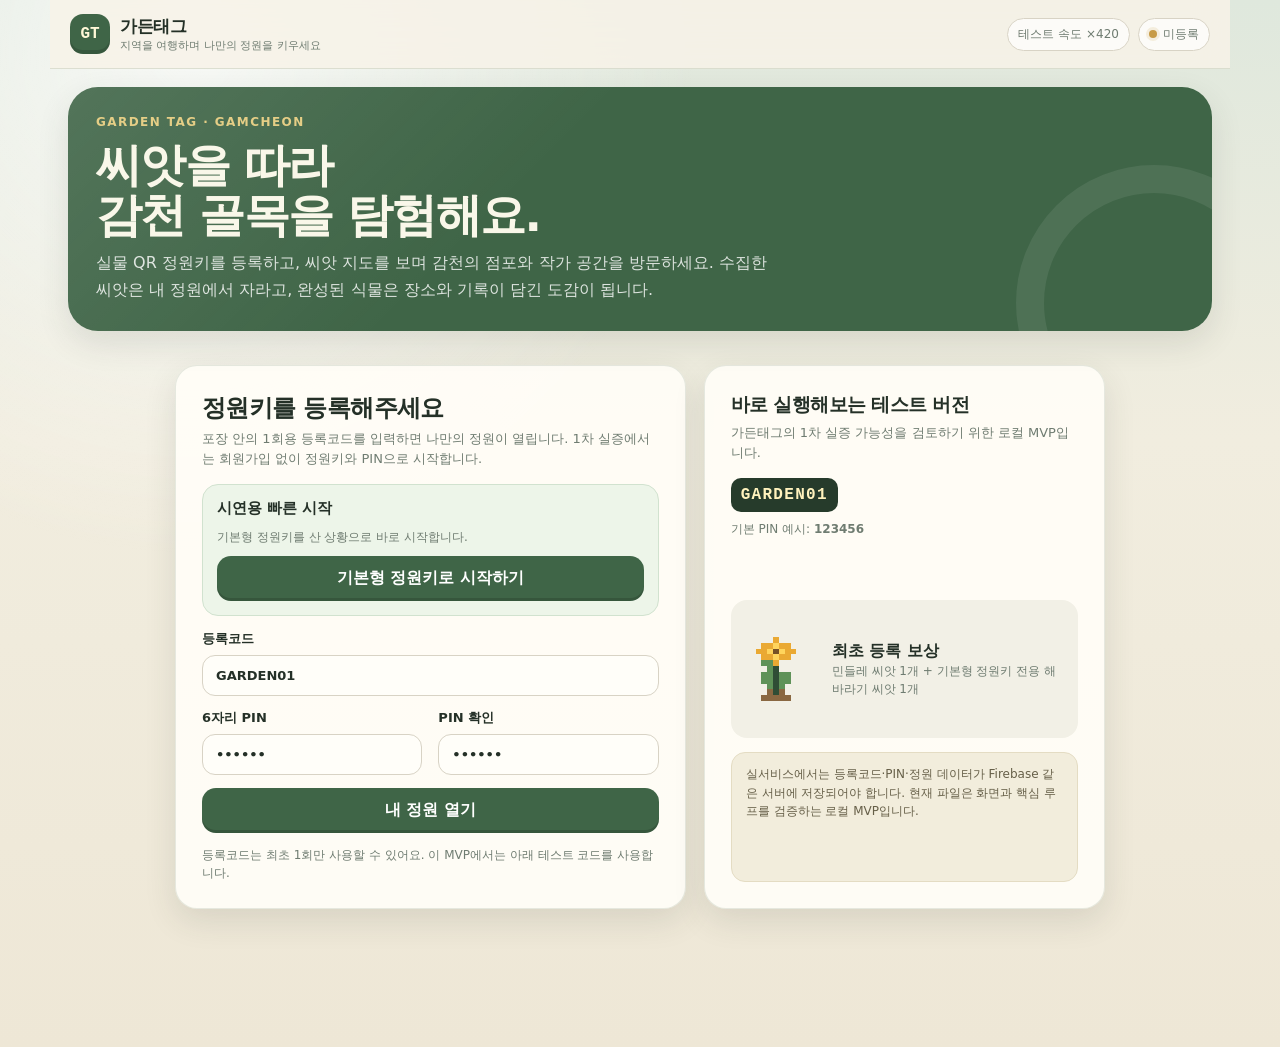
<file: gt.html>
<!DOCTYPE html>
<html lang="ko">
<head>
  <meta charset="UTF-8" />
  <meta name="viewport" content="width=device-width, initial-scale=1.0" />
  <meta name="theme-color" content="#3f6547" />
  <title>가든태그 MVP</title>
  <style>
    :root {
      --ink: #243027;
      --muted: #6f7c71;
      --paper: #f7f3e8;
      --card: #fffdf7;
      --green: #3f6547;
      --green-2: #6f9274;
      --green-3: #dbe8d7;
      --gold: #c79a45;
      --orange: #d9763e;
      --red: #bb584d;
      --blue: #5e8694;
      --line: #d8d3c5;
      --shadow: 0 12px 32px rgba(46, 57, 48, .12);
      --radius: 22px;
      --pixel: "Courier New", monospace;
    }
    * { box-sizing: border-box; }
    html { background: #dfe8dd; }
    body {
      margin: 0;
      min-height: 100vh;
      color: var(--ink);
      background:
        radial-gradient(circle at 15% 5%, rgba(255,255,255,.72), transparent 34%),
        linear-gradient(180deg, #dfe8dd 0, #f1eddf 42%, #eee7d6 100%);
      font-family: Pretendard, "Noto Sans KR", system-ui, -apple-system, BlinkMacSystemFont, "Segoe UI", sans-serif;
    }
    button, input, textarea, select { font: inherit; }
    button { cursor: pointer; }
    button:disabled { cursor: not-allowed; opacity: .5; }
    .app-shell { min-height: 100vh; max-width: 1180px; margin: 0 auto; padding: 18px 18px 104px; }
    body.theme-basic { --green: #3f6547; --green-2: #6f9274; --green-3: #dbe8d7; --gold: #c79a45; --paper: #f7f3e8; }
    body.theme-gamcheon { --green: #356f78; --green-2: #5e94a1; --green-3: #d8edf0; --gold: #d48a56; --paper: #f5efe3; }
    body.theme-artist { --green: #6b4f7d; --green-2: #9272a5; --green-3: #eadff0; --gold: #d7b85e; --paper: #f8f1eb; }
    .theme-card { display: grid; grid-template-columns: minmax(0,1fr) auto; gap: 12px; align-items: center; padding: 13px; border: 1px solid var(--line); border-radius: 16px; background: #fffef9; }
    .theme-swatch { display: flex; gap: 4px; margin-top: 8px; }
    .theme-swatch span { width: 18px; height: 18px; border-radius: 50%; border: 1px solid rgba(0,0,0,.08); }
    .theme-card.active { outline: 3px solid rgba(63,101,71,.18); }
    .demo-start-card { display: grid; gap: 10px; padding: 14px; border-radius: 16px; background: #edf5e9; border: 1px solid #d1e2cf; }
    .demo-start-card strong { font-size: 15px; }
    .story-strip { display: grid; grid-template-columns: repeat(3,1fr); gap: 10px; margin-bottom: 14px; }
    .story-card { padding: 13px; border: 1px solid var(--line); border-radius: 15px; background: #fffef9; }
    .story-card strong { display: block; margin-bottom: 4px; }
    .category-tabs { display: grid; grid-template-columns: repeat(4,minmax(0,1fr)); gap: 8px; margin-bottom: 14px; }
    .category-tab { border: 1px solid var(--line); border-radius: 15px; background: #fffef9; color: var(--muted); padding: 11px 10px; text-align: left; display: grid; gap: 4px; }
    .category-tab strong { color: var(--ink); font-size: 13px; }
    .category-tab span { font-size: 11px; }
    .category-tab.active { background: var(--green); border-color: var(--green); color: white; }
    .category-tab.active strong { color: white; }
    .topbar {
      position: sticky; top: 0; z-index: 20;
      display: flex; align-items: center; justify-content: space-between; gap: 12px;
      margin: -18px -18px 18px; padding: 14px 20px;
      backdrop-filter: blur(16px);
      background: rgba(247,243,232,.86);
      border-bottom: 1px solid rgba(63,101,71,.15);
    }
    .brand { display: flex; align-items: center; gap: 10px; min-width: 0; }
    .brand-mark {
      width: 40px; height: 40px; flex: 0 0 auto;
      display: grid; place-items: center;
      background: var(--green); color: #fff8d8; border-radius: 13px;
      box-shadow: inset 0 -4px 0 rgba(0,0,0,.14);
      font-family: var(--pixel); font-weight: 900;
    }
    .brand-copy { min-width: 0; }
    .brand-copy strong { display: block; font-size: 17px; letter-spacing: -.4px; }
    .brand-copy small { display: block; color: var(--muted); font-size: 11px; white-space: nowrap; overflow: hidden; text-overflow: ellipsis; }
    .top-actions { display: flex; align-items: center; gap: 8px; }
    .mode-pill, .status-pill {
      display: inline-flex; align-items: center; gap: 6px;
      border: 1px solid var(--line); background: rgba(255,255,255,.7); border-radius: 999px;
      padding: 7px 10px; font-size: 12px; color: var(--muted);
    }
    .status-dot { width: 8px; height: 8px; border-radius: 50%; background: var(--green-2); box-shadow: 0 0 0 3px rgba(111,146,116,.15); }
    .status-dot.view { background: var(--gold); box-shadow: 0 0 0 3px rgba(199,154,69,.15); }
    .icon-btn {
      border: 1px solid var(--line); background: var(--card); color: var(--ink);
      width: 40px; height: 40px; border-radius: 13px; display: grid; place-items: center;
    }
    .screen { display: none; animation: fadeIn .22s ease; }
    .screen.active { display: block; }
    @keyframes fadeIn { from { opacity: 0; transform: translateY(4px); } to { opacity: 1; transform: none; } }
    .hero {
      padding: 28px; border-radius: 30px; color: #f9f7e9;
      background:
        linear-gradient(135deg, rgba(255,255,255,.1), transparent 40%),
        var(--green);
      box-shadow: var(--shadow); overflow: hidden; position: relative;
    }
    .hero:after {
      content: ""; position: absolute; width: 220px; height: 220px; right: -80px; bottom: -110px;
      border-radius: 50%; border: 28px solid rgba(255,255,255,.08);
    }
    .hero h1 { margin: 0 0 10px; font-size: clamp(28px, 5vw, 46px); letter-spacing: -1.6px; line-height: 1.08; }
    .hero p { margin: 0; max-width: 690px; color: rgba(255,255,255,.82); line-height: 1.65; }
    .hero .eyebrow { color: #e5ce86; font-weight: 800; font-size: 12px; letter-spacing: .12em; margin-bottom: 12px; }
    .panel { background: rgba(255,253,247,.94); border: 1px solid rgba(63,101,71,.13); border-radius: var(--radius); box-shadow: var(--shadow); }
    .section { padding: 20px; }
    .section-head { display: flex; justify-content: space-between; align-items: flex-start; gap: 12px; margin-bottom: 16px; }
    .section-head h2, .section-head h3 { margin: 0; letter-spacing: -.6px; }
    .section-head p { margin: 5px 0 0; color: var(--muted); font-size: 13px; line-height: 1.5; }
    .grid-2 { display: grid; grid-template-columns: repeat(2, minmax(0,1fr)); gap: 16px; }
    .grid-3 { display: grid; grid-template-columns: repeat(3, minmax(0,1fr)); gap: 14px; }
    .stack { display: grid; gap: 14px; }
    .form-grid { display: grid; gap: 13px; }
    label.field { display: grid; gap: 7px; font-size: 13px; font-weight: 700; }
    input, textarea, select {
      width: 100%; border: 1px solid var(--line); background: #fffef9; color: var(--ink);
      padding: 12px 13px; border-radius: 13px; outline: none;
    }
    input:focus, textarea:focus, select:focus { border-color: var(--green-2); box-shadow: 0 0 0 3px rgba(111,146,116,.13); }
    textarea { resize: vertical; min-height: 88px; line-height: 1.5; }
    .btn {
      border: 0; border-radius: 14px; padding: 12px 15px; font-weight: 800;
      background: var(--green); color: white; box-shadow: inset 0 -3px 0 rgba(0,0,0,.15);
      transition: .16s ease;
    }
    .btn:hover { transform: translateY(-1px); }
    .btn.secondary { background: #e9efe5; color: var(--green); box-shadow: none; border: 1px solid #cbd9c8; }
    .btn.ghost { background: transparent; color: var(--ink); box-shadow: none; border: 1px solid var(--line); }
    .btn.warn { background: var(--orange); }
    .btn.danger { background: var(--red); }
    .btn.small { padding: 8px 11px; border-radius: 11px; font-size: 12px; }
    .button-row { display: flex; flex-wrap: wrap; gap: 9px; }
    .helper { color: var(--muted); font-size: 12px; line-height: 1.5; }
    .notice { padding: 12px 14px; border-radius: 14px; background: #f2eddc; color: #665f48; font-size: 12px; line-height: 1.55; border: 1px solid #e4dcc3; }
    .notice.green { background: #edf5e9; color: #3e6044; border-color: #d1e2cf; }
    .notice.red { background: #f8e9e6; color: #85493f; border-color: #edcbc5; }
    .registration-wrap { max-width: 930px; margin: 34px auto; display: grid; grid-template-columns: 1.12fr .88fr; gap: 18px; }
    .registration-card { padding: 26px; }
    .demo-code { display: inline-flex; align-items: center; gap: 8px; padding: 8px 10px; border-radius: 10px; background: #263b2b; color: #fff2bd; font-family: var(--pixel); font-weight: 800; letter-spacing: .08em; }
    .seed-preview { display: grid; grid-template-columns: 74px 1fr; gap: 14px; align-items: center; padding: 13px; border-radius: 16px; background: #f2f0e6; }
    .pixel-canvas { image-rendering: pixelated; image-rendering: crisp-edges; width: 64px; height: 64px; }
    .garden-layout { display: grid; grid-template-columns: minmax(0, 1.38fr) minmax(270px, .62fr); gap: 16px; align-items: start; }
    .garden-board-wrap { padding: 16px; background: #c9d8bf; border: 1px solid #b2c4aa; border-radius: 24px; box-shadow: inset 0 -8px 0 rgba(64,92,66,.08); }
    .garden-board { display: grid; grid-template-columns: repeat(5, minmax(0,1fr)); gap: 8px; aspect-ratio: 1 / 1; }
    .plot {
      position: relative; min-width: 0; border: 0; padding: 0; border-radius: 16px;
      background: #ece6ce; box-shadow: inset 0 -5px 0 rgba(100,80,42,.1); overflow: hidden;
      display: grid; place-items: center; color: var(--ink);
    }
    .plot:hover:not(:disabled) { outline: 3px solid rgba(255,255,255,.72); transform: translateY(-1px); }
    .plot.locked { background: #aeb6a5; color: #677064; box-shadow: inset 0 -5px 0 rgba(0,0,0,.08); }
    .plot.empty { background: repeating-linear-gradient(135deg,#e7dfc5,#e7dfc5 8px,#eee8d3 8px,#eee8d3 16px); }
    .plot.needs-water { box-shadow: inset 0 -5px 0 rgba(63,101,71,.11), 0 0 0 3px rgba(94,134,148,.45); }
    .plot.complete { box-shadow: inset 0 -5px 0 rgba(63,101,71,.11), 0 0 0 3px rgba(199,154,69,.65); }
    .plot .pixel-canvas { width: 78%; height: 78%; max-width: 100px; max-height: 100px; }
    .plot-label { position: absolute; left: 6px; right: 6px; bottom: 5px; font-size: 10px; padding: 3px 5px; border-radius: 7px; background: rgba(255,253,247,.82); white-space: nowrap; overflow: hidden; text-overflow: ellipsis; }
    .plot-badge { position: absolute; top: 6px; right: 6px; width: 22px; height: 22px; border-radius: 8px; display: grid; place-items: center; background: rgba(255,255,255,.85); font-size: 12px; }
    .garden-stats { display: grid; grid-template-columns: repeat(3,1fr); gap: 9px; }
    .stat { background: #f0eee3; border-radius: 14px; padding: 12px; text-align: center; }
    .stat strong { display: block; font-size: 20px; color: var(--green); }
    .stat small { color: var(--muted); font-size: 11px; }
    .progress { height: 9px; background: #e0dfd5; border-radius: 999px; overflow: hidden; }
    .progress > span { display: block; height: 100%; background: var(--green-2); border-radius: inherit; transition: width .3s ease; }
    .card-list { display: grid; gap: 10px; }
    .item-card { display: grid; grid-template-columns: 62px minmax(0,1fr) auto; gap: 12px; align-items: center; padding: 12px; border-radius: 16px; border: 1px solid var(--line); background: #fffef9; }
    .item-card .pixel-canvas { width: 58px; height: 58px; }
    .item-card h4 { margin: 0 0 4px; font-size: 14px; }
    .item-card p { margin: 0; color: var(--muted); font-size: 12px; line-height: 1.45; }
    .item-card.empty-inventory { opacity: .56; }
    .qty { min-width: 42px; min-height: 34px; border-radius: 12px; display: grid; place-items: center; background: #e7eee3; color: var(--green); font-size: 12px; font-weight: 900; padding: 0 8px; white-space: nowrap; }
    .inventory-summary { display: grid; grid-template-columns: repeat(4,minmax(0,1fr)); gap: 9px; margin-bottom: 14px; }
    .inventory-group { display: grid; gap: 9px; }
    .inventory-group + .inventory-group { margin-top: 16px; }
    .inventory-group-title { display: flex; align-items: center; justify-content: space-between; gap: 10px; color: var(--muted); font-size: 12px; font-weight: 900; }
    .inventory-group-title span:first-child { color: var(--ink); }
    .chip-row { display: flex; flex-wrap: wrap; gap: 6px; margin-top: 8px; }
    .chip { display: inline-flex; align-items: center; gap: 4px; border-radius: 999px; padding: 5px 8px; font-size: 10px; font-weight: 800; background: #ecebe2; color: #5f695f; }
    .chip.rare { background: #e4edf0; color: #4c7480; }
    .chip.special { background: #f2e8c8; color: #896b2f; }
    .chip.legend { background: #efe0e8; color: #8a4e70; }
    .shop-grid { display: grid; grid-template-columns: repeat(2,minmax(0,1fr)); gap: 12px; }
    .shop-card { padding: 16px; border: 1px solid var(--line); border-radius: 18px; background: #fffef9; display: grid; gap: 12px; }
    .shop-card.paused { opacity: .6; filter: grayscale(.5); }
    .seed-map { position: relative; min-height: 360px; overflow: hidden; border-radius: 22px; background: linear-gradient(160deg,#e3ecd9,#f7f1dc 56%,#d9e7e8); border: 1px solid #c8d4bf; box-shadow: inset 0 -8px 0 rgba(63,101,71,.06); }
    .seed-map:before { content: ""; position: absolute; inset: 11% 8%; border-radius: 42% 55% 36% 48%; border: 18px solid rgba(255,253,247,.62); transform: rotate(-9deg); }
    .seed-map:after { content: ""; position: absolute; left: 5%; right: 5%; top: 48%; height: 32px; border-radius: 999px; background: rgba(214,188,128,.38); transform: rotate(-7deg); box-shadow: 0 74px 0 rgba(214,188,128,.28), 0 -82px 0 rgba(255,253,247,.34); }
    .map-lane { position: absolute; left: 11%; right: 14%; height: 12px; border-radius: 999px; background: rgba(88,118,85,.18); transform: rotate(18deg); }
    .map-lane.one { top: 28%; }
    .map-lane.two { top: 66%; transform: rotate(-17deg); }
    .map-label { position: absolute; z-index: 2; left: 18px; top: 16px; padding: 7px 10px; border-radius: 999px; background: rgba(255,253,247,.82); color: var(--green); font-size: 12px; font-weight: 900; }
    .map-pin { position: absolute; z-index: 4; width: 74px; min-height: 86px; border: 0; border-radius: 18px; background: rgba(255,253,247,.92); color: var(--ink); box-shadow: 0 10px 24px rgba(46,57,48,.16); display: grid; justify-items: center; gap: 4px; padding: 8px 7px; transform: translate(-50%,-50%); }
    .map-pin:hover { transform: translate(-50%,-54%); }
    .map-pin .pixel-canvas { width: 38px; height: 38px; }
    .map-pin strong { width: 100%; overflow: hidden; text-overflow: ellipsis; white-space: nowrap; font-size: 10px; }
    .map-pin small { color: var(--muted); font-size: 9px; }
    .map-pin.visited { outline: 3px solid rgba(63,101,71,.22); }
    .map-pin.paused { opacity: .55; filter: grayscale(.6); }
    .map-pin .pin-check { position: absolute; right: -5px; top: -5px; display: grid; place-items: center; width: 23px; height: 23px; border-radius: 50%; background: var(--green); color: white; font-size: 12px; }
    .shop-title { display: flex; justify-content: space-between; gap: 12px; align-items: flex-start; }
    .shop-title h3 { margin: 0; font-size: 16px; }
    .shop-title p { margin: 5px 0 0; color: var(--muted); font-size: 12px; }
    .shop-seed { display: flex; gap: 10px; align-items: center; padding: 9px; border-radius: 13px; background: #f1efe4; }
    .shop-seed .pixel-canvas { width: 46px; height: 46px; }
    .mission-strip { display: grid; grid-template-columns: repeat(3,1fr); gap: 10px; }
    .mission { padding: 13px; background: #f4f0e2; border-radius: 15px; border: 1px solid #e1dbc9; }
    .mission.done { background: #e7f0e3; border-color: #c8dcc5; }
    .mission strong { display: block; margin-bottom: 4px; }
    .collection-grid { display: grid; grid-template-columns: repeat(4,minmax(0,1fr)); gap: 12px; }
    .collection-card { position: relative; padding: 12px; border-radius: 17px; background: #fffef9; border: 1px solid var(--line); min-width: 0; }
    .collection-card.unknown { background: #d7d8d1; color: #777d76; }
    .collection-card .pixel-canvas { width: 100%; height: auto; aspect-ratio: 1; }
    .collection-card h4 { margin: 7px 0 3px; font-size: 13px; white-space: nowrap; overflow: hidden; text-overflow: ellipsis; }
    .collection-card p { margin: 0; color: var(--muted); font-size: 10px; }
    .record-thumb { width: 100%; aspect-ratio: 16/10; object-fit: cover; border-radius: 11px; margin-top: 9px; background: #e8e5da; }
    .settings-row { display: grid; grid-template-columns: minmax(0,1fr) auto; gap: 14px; align-items: center; padding: 14px 0; border-bottom: 1px solid var(--line); }
    .settings-row:last-child { border-bottom: 0; }
    .settings-row strong { display: block; font-size: 14px; }
    .settings-row p { margin: 4px 0 0; color: var(--muted); font-size: 12px; line-height: 1.45; }
    .table-wrap { overflow-x: auto; border: 1px solid var(--line); border-radius: 15px; }
    table { border-collapse: collapse; width: 100%; min-width: 620px; background: #fffef9; }
    th, td { padding: 11px 12px; border-bottom: 1px solid var(--line); text-align: left; font-size: 12px; }
    th { background: #eeece1; color: #5d675d; }
    tr:last-child td { border-bottom: 0; }
    .bottom-nav {
      position: fixed; left: 50%; transform: translateX(-50%); bottom: 14px; z-index: 30;
      width: min(calc(100% - 24px), 780px); display: grid; grid-template-columns: repeat(6,1fr); gap: 6px;
      padding: 7px; background: rgba(255,253,247,.94); border: 1px solid rgba(63,101,71,.18);
      border-radius: 22px; box-shadow: 0 14px 44px rgba(33,47,37,.2); backdrop-filter: blur(18px);
    }
    .nav-btn { border: 0; background: transparent; color: var(--muted); padding: 8px 4px; border-radius: 15px; display: grid; justify-items: center; gap: 4px; font-size: 10px; }
    .nav-btn span:first-child { font-size: 20px; line-height: 1; }
    .nav-btn.active { background: var(--green); color: white; }
    .modal-backdrop { position: fixed; inset: 0; z-index: 100; display: none; place-items: center; padding: 18px; background: rgba(24,34,27,.54); backdrop-filter: blur(5px); }
    .modal-backdrop.open { display: grid; }
    .modal { width: min(100%, 560px); max-height: min(88vh, 760px); overflow-y: auto; background: var(--paper); border-radius: 24px; box-shadow: 0 25px 80px rgba(0,0,0,.3); border: 1px solid rgba(255,255,255,.5); }
    .modal-head { position: sticky; top: 0; z-index: 2; padding: 17px 18px; display: flex; align-items: center; justify-content: space-between; gap: 12px; background: rgba(247,243,232,.96); border-bottom: 1px solid var(--line); }
    .modal-head h3 { margin: 0; }
    .modal-body { padding: 18px; }
    .toast-wrap { position: fixed; right: 16px; top: 74px; z-index: 200; display: grid; gap: 8px; width: min(calc(100% - 32px), 360px); }
    .toast { padding: 12px 14px; border-radius: 14px; background: #263b2b; color: white; box-shadow: var(--shadow); font-size: 13px; animation: slideIn .2s ease; }
    .toast.error { background: #8b453d; }
    @keyframes slideIn { from { opacity: 0; transform: translateX(16px); } }
    .empty-state { text-align: center; padding: 30px 15px; color: var(--muted); }
    .empty-state strong { display: block; color: var(--ink); margin-bottom: 7px; }
    .admin-lock { max-width: 460px; margin: 34px auto; }
    .hidden { display: none !important; }
    @media (max-width: 860px) {
      .registration-wrap, .garden-layout, .grid-2 { grid-template-columns: 1fr; }
      .collection-grid { grid-template-columns: repeat(3,minmax(0,1fr)); }
      .grid-3 { grid-template-columns: 1fr; }
    }
    @media (max-width: 620px) {
      .app-shell { padding: 12px 12px 98px; }
      .topbar { margin: -12px -12px 14px; padding: 10px 12px; }
      .brand-copy small, .mode-pill { display: none; }
      .hero { padding: 22px 18px; border-radius: 23px; }
      .section { padding: 15px; }
      .registration-wrap { margin: 16px auto; }
      .registration-card { padding: 19px; }
      .garden-board-wrap { padding: 9px; border-radius: 19px; }
      .garden-board { gap: 5px; }
      .plot { border-radius: 11px; }
      .plot-label { display: none; }
      .plot-badge { top: 3px; right: 3px; width: 18px; height: 18px; font-size: 10px; border-radius: 6px; }
      .seed-map { min-height: 430px; }
      .map-pin { width: 64px; min-height: 78px; }
      .shop-grid { grid-template-columns: 1fr; }
      .mission-strip { grid-template-columns: 1fr; }
      .story-strip { grid-template-columns: 1fr; }
      .category-tabs { grid-template-columns: repeat(2,minmax(0,1fr)); }
      .collection-grid { grid-template-columns: repeat(2,minmax(0,1fr)); }
      .item-card { grid-template-columns: 50px minmax(0,1fr) auto; }
      .inventory-summary { grid-template-columns: repeat(2,minmax(0,1fr)); }
      .bottom-nav { bottom: 8px; width: calc(100% - 16px); border-radius: 19px; }
      .nav-btn { font-size: 9px; }
      .nav-btn span:first-child { font-size: 18px; }
    }
  </style>
</head>
<body>
  <div class="app-shell">
    <header class="topbar">
      <div class="brand">
        <div class="brand-mark">GT</div>
        <div class="brand-copy">
          <strong>가든태그</strong>
          <small id="headerCode">지역을 여행하며 나만의 정원을 키우세요</small>
        </div>
      </div>
      <div class="top-actions">
        <div class="mode-pill" id="speedPill">테스트 속도</div>
        <div class="status-pill" id="authPill"><span class="status-dot"></span><span>미등록</span></div>
        <button class="icon-btn" id="lockButton" title="관리 모드 잠금">🔒</button>
      </div>
    </header>

    <main>
      <section id="registrationScreen" class="screen active"></section>
      <section id="gardenScreen" class="screen"></section>
      <section id="inventoryScreen" class="screen"></section>
      <section id="exploreScreen" class="screen"></section>
      <section id="collectionScreen" class="screen"></section>
      <section id="homeScreen" class="screen"></section>
      <section id="adminScreen" class="screen"></section>
    </main>
  </div>

  <nav class="bottom-nav hidden" id="bottomNav">
    <button class="nav-btn active" data-tab="garden"><span>🌱</span><span>정원</span></button>
    <button class="nav-btn" data-tab="inventory"><span>🫘</span><span>씨앗</span></button>
    <button class="nav-btn" data-tab="explore"><span>🗺️</span><span>씨앗지도</span></button>
    <button class="nav-btn" data-tab="collection"><span>📖</span><span>도감</span></button>
    <button class="nav-btn" data-tab="home"><span>🏡</span><span>정원키</span></button>
    <button class="nav-btn" data-tab="admin"><span>⚙️</span><span>운영</span></button>
  </nav>

  <div class="modal-backdrop" id="modalBackdrop" aria-hidden="true">
    <div class="modal" role="dialog" aria-modal="true">
      <div class="modal-head"><h3 id="modalTitle">상세</h3><button class="icon-btn" id="modalClose">✕</button></div>
      <div class="modal-body" id="modalBody"></div>
    </div>
  </div>
  <div class="toast-wrap" id="toastWrap"></div>

  <script>
  (() => {
    'use strict';

    const URL_CODE = (new URLSearchParams(location.search).get('code') || '').toUpperCase() || null;
    const STORAGE_KEY = URL_CODE ? `gardenTag_${URL_CODE}` : 'gardenTag_mvp_v1';
    const ADMIN_PASSWORD = 'saegim';
    const DEMO_SCALE = 420; // 실제 35분이 약 5초가 되도록 압축

    const seedCatalog = [
      { id:'dandelion', name:'민들레', type:'기본', rarity:'일반', totalMinutes:35, color:'#f1c84c', accent:'#f7e889', description:'어디서든 씩씩하게 자라는 첫 번째 씨앗입니다.', source:'시작 보상' },
      { id:'sunflower', name:'해바라기', type:'기본', rarity:'희귀', totalMinutes:35, color:'#eaa933', accent:'#ffd45c', description:'정원키 디자인에서 태어난 밝은 시작 씨앗입니다.', source:'기본형 정원키' },
      { id:'camellia', name:'감천 동백', type:'점포', rarity:'희귀', totalMinutes:70, color:'#d85c55', accent:'#f39a82', description:'감천 골목의 붉은 온기를 담은 꽃입니다.', source:'골목상점 빨강지붕' },
      { id:'hydrangea', name:'바다 수국', type:'점포', rarity:'희귀', totalMinutes:70, color:'#6689c6', accent:'#9fb8e7', description:'부산 바다빛을 닮은 둥근 꽃송이입니다.', source:'파란창 공방' },
      { id:'marigold', name:'노을 금잔화', type:'점포', rarity:'일반', totalMinutes:70, color:'#e68135', accent:'#ffc15b', description:'해 질 무렵 골목의 노을을 기억합니다.', source:'노을엽서점' },
      { id:'morningglory', name:'새벽 나팔꽃', type:'점포', rarity:'희귀', totalMinutes:70, color:'#8b72bf', accent:'#c6b5e8', description:'조용한 아침 골목에 피는 작은 인사입니다.', source:'새벽사진관' },
      { id:'starflower', name:'별빛꽃', type:'점포', rarity:'특별', totalMinutes:70, color:'#e7d36a', accent:'#fff0a5', description:'작가의 손끝에서 태어난 별 모양 꽃입니다.', source:'별고래 작업실' },
      { id:'gamcheonwind', name:'감천 바람꽃', type:'지역', rarity:'특별', totalMinutes:105, color:'#7aa993', accent:'#b9dccb', description:'감천문화마을 첫 방문을 기념하는 지역 씨앗입니다.', source:'감천 첫 점포 방문' },
      { id:'alleyglow', name:'골목빛꽃', type:'한정', rarity:'특별', totalMinutes:210, color:'#d3974c', accent:'#f0cc8c', description:'서로 다른 점포 세 곳을 걸은 여행자에게 열립니다.', source:'감천 3곳 미션' },
      { id:'seastar', name:'바다별꽃', type:'한정', rarity:'전설', totalMinutes:210, color:'#4e93a8', accent:'#9ed6dc', description:'감천 다섯 곳의 기억을 모으면 피어나는 꽃입니다.', source:'감천 5곳 미션' }
    ];
    const seedMap = Object.fromEntries(seedCatalog.map(s => [s.id, s]));

    const shops = [
      { id:'shop-redroof', code:'GCT-001', name:'빨강지붕 기념품점', summary:'감천 골목을 담은 작은 기념품', category:'기념품', hours:'10:00–18:00', seedId:'camellia', status:'active', address:'부산 사하구 감내2로 감천문화마을', instagram:'https://www.instagram.com/', mapQuery:'감천문화마을', mapX:29, mapY:72 },
      { id:'shop-bluewindow', code:'GCT-002', name:'파란창 공방', summary:'푸른 부산을 만드는 생활 공예', category:'공방', hours:'11:00–18:00', seedId:'hydrangea', status:'active', address:'부산 사하구 감내2로', instagram:'https://www.instagram.com/', mapQuery:'감천문화마을', mapX:23, mapY:32 },
      { id:'shop-sunset', code:'GCT-003', name:'노을엽서점', summary:'여행의 한 장면을 고르는 엽서 가게', category:'문구', hours:'10:30–19:00', seedId:'marigold', status:'active', address:'부산 사하구 감내2로', instagram:'https://www.instagram.com/', mapQuery:'감천문화마을', mapX:67, mapY:69 },
      { id:'shop-dawn', code:'GCT-004', name:'새벽사진관', summary:'골목의 빛을 기록하는 작은 사진관', category:'사진', hours:'예약 운영', seedId:'morningglory', status:'active', address:'부산 사하구 감내2로', instagram:'https://www.instagram.com/', mapQuery:'감천문화마을', mapX:76, mapY:27 },
      { id:'shop-starwhale', code:'GCT-005', name:'별고래 작업실', summary:'작가의 그림을 만나는 작은 쇼룸', category:'작가 공방', hours:'12:00–18:00', seedId:'starflower', status:'active', address:'부산 사하구 감내2로', instagram:'https://www.instagram.com/', mapQuery:'감천문화마을', mapX:49, mapY:43 },
      { id:'shop-cloud', code:'GCT-006', name:'구름계단 카페', summary:'골목을 내려다보며 쉬어가는 공간', category:'카페', hours:'10:00–20:00', seedId:'hydrangea', status:'active', address:'부산 사하구 감내2로', instagram:'https://www.instagram.com/', mapQuery:'감천문화마을', mapX:84, mapY:55 },
      { id:'shop-fish', code:'GCT-007', name:'물고기길 상점', summary:'감천의 물고기 표식을 담은 소품점', category:'소품', hours:'10:00–18:30', seedId:'camellia', status:'active', address:'부산 사하구 감내2로', instagram:'https://www.instagram.com/', mapQuery:'감천문화마을', mapX:42, mapY:82 }
    ];

    const keyDesigns = {
      GARDEN01: { designId:'basic', name:'기본형 정원키', seedId:'sunflower', theme:'basic', themeName:'기본 정원 테마', description:'가든태그를 처음 시작하는 초록 정원 분위기입니다.', colors:['#3f6547','#6f9274','#c79a45'] },
      GMCH2026: { designId:'gamcheon', name:'감천형 정원키', seedId:'gamcheonwind', theme:'gamcheon', themeName:'감천 골목 테마', description:'감천의 바다빛, 골목길, 따뜻한 벽색을 담은 테마입니다.', colors:['#356f78','#5e94a1','#d48a56'] },
      ARTST001: { designId:'artist', name:'작가형 정원키', seedId:'starflower', theme:'artist', themeName:'작가 작업실 테마', description:'작가형 정원키와 어울리는 보라빛 작업실 분위기입니다.', colors:['#6b4f7d','#9272a5','#d7b85e'] }
    };

    const unlockOrder = [
      6,7,8,11,12,13,16,17,18,
      2,22,
      10,14,5,9,
      1,3,21,23,
      0,4,20,24,15,19
    ];

    const defaultState = () => ({
      version: 1,
      registered: false,
      keyId: 'GT-0001',
      gardenId: 'GARDEN-DEMO-001',
      gardenName: '내 정원',
      pinHash: '',
      auth: { managed:false, failCount:0, lockUntil:0 },
      linkedDesigns: [],
      activeTheme: 'basic',
      inventory: {},
      fertilizers: { small:3, good:1 },
      plots: Array.from({length:25}, () => null),
      visits: [],
      dailyRewards: {},
      grantedRewards: {},
      collection: {},
      settings: { demoSpeed:true },
      adminUnlocked: false,
      logs: [],
      generatedKeys: [],
      shopStatuses: Object.fromEntries(shops.map(s => [s.id, s.status]))
    });

    let state = loadState();
    let activeTab = state.registered ? 'garden' : 'registration';
    let activeCollectionType = '기본';
    let renderTimer = null;

    const el = id => document.getElementById(id);
    const qs = (sel, root=document) => root.querySelector(sel);
    const qsa = (sel, root=document) => [...root.querySelectorAll(sel)];
    const now = () => Date.now();
    const todayKey = () => new Date().toISOString().slice(0,10);
    const escapeHtml = (value='') => String(value).replace(/[&<>'"]/g, ch => ({'&':'&amp;','<':'&lt;','>':'&gt;',"'":'&#39;','"':'&quot;'}[ch]));
    const uid = prefix => `${prefix}-${Date.now().toString(36)}-${Math.random().toString(36).slice(2,7)}`;
    const hashPin = pin => btoa([...pin].map((ch,i)=>String.fromCharCode(ch.charCodeAt(0)+i+4)).join(''));
    const formatDate = ts => ts ? new Intl.DateTimeFormat('ko-KR',{year:'numeric',month:'short',day:'numeric',hour:'2-digit',minute:'2-digit'}).format(new Date(ts)) : '-';
    const formatDuration = ms => {
      if (ms <= 0) return '완료';
      const sec = Math.ceil(ms/1000);
      if (sec < 60) return `${sec}초`;
      const min = Math.ceil(sec/60);
      if (min < 60) return `${min}분`;
      const h = Math.floor(min/60), m = min%60;
      return `${h}시간${m ? ` ${m}분` : ''}`;
    };

    function loadState(){
      try {
        const raw = localStorage.getItem(STORAGE_KEY);
        console.log('[GT] loadState key=' + STORAGE_KEY + ' found=' + !!raw);
        if (!raw) return defaultState();
        const parsed = JSON.parse(raw);
        const loaded={ ...defaultState(), ...parsed, activeTheme: parsed.activeTheme || 'basic', auth:{...defaultState().auth,...parsed.auth}, settings:{...defaultState().settings,...parsed.settings} };
        if(loaded.registered && (!loaded.linkedDesigns || !loaded.linkedDesigns.length)) loaded.linkedDesigns=['basic'];
        return loaded;
      } catch (err) {
        console.error(err);
        return defaultState();
      }
    }
    function saveState(){
      try {
        const json = JSON.stringify(state);
        localStorage.setItem(STORAGE_KEY, json);
        console.log('[GT] 저장 완료 key=' + STORAGE_KEY + ' size=' + json.length);
      } catch(e) {
        console.error('[GT] 저장 실패:', e);
        toast('⚠️ 저장 실패: ' + e.message, 'error');
      }
    }
    function logEvent(type, detail={}){
      state.logs.unshift({ id:uid('log'), type, detail, at:now() });
      state.logs = state.logs.slice(0,500);
      saveState();
    }
    function toast(message, kind='ok'){
      const node = document.createElement('div');
      node.className = `toast ${kind === 'error' ? 'error' : ''}`;
      node.textContent = message;
      el('toastWrap').appendChild(node);
      setTimeout(()=>node.remove(), 3200);
    }
    function openModal(title, html, onOpen){
      el('modalTitle').textContent = title;
      el('modalBody').innerHTML = html;
      el('modalBackdrop').classList.add('open');
      el('modalBackdrop').setAttribute('aria-hidden','false');
      if (onOpen) onOpen(el('modalBody'));
    }
    function closeModal(){
      el('modalBackdrop').classList.remove('open');
      el('modalBackdrop').setAttribute('aria-hidden','true');
      el('modalBody').innerHTML = '';
    }

    function addInventory(seedId, qty=1, source='보상'){
      const item = state.inventory[seedId] || { qty:0, firstAcquiredAt:now(), source };
      if (item.qty === 0 && !item.firstAcquiredAt) item.firstAcquiredAt = now();
      item.qty += qty;
      item.source = item.source || source;
      state.inventory[seedId] = item;
      if (!state.collection[seedId]) state.collection[seedId] = { status:'found', harvestCount:0, firstAcquiredAt:now(), firstCompletedAt:null, records:[] };
      else if (state.collection[seedId].status === 'unknown') state.collection[seedId].status = 'found';
      logEvent('seed_granted',{seedId,qty,source});
    }
    function totalVisitCount(){ return new Set(state.visits.map(v=>v.shopId)).size; }
    function unlockedCount(){
      const v = totalVisitCount();
      if (v >= 7) return 25;
      if (v >= 5) return 19;
      if (v >= 3) return 15;
      if (v >= 1) return 11;
      return 9;
    }
    function isPlotUnlocked(index){ return unlockOrder.slice(0, unlockedCount()).includes(index); }
    function nextUnlock(){
      const v = totalVisitCount();
      if (v < 1) return {visits:1, plots:11};
      if (v < 3) return {visits:3, plots:15};
      if (v < 5) return {visits:5, plots:19};
      if (v < 7) return {visits:7, plots:25};
      return null;
    }
    function stageDurationMs(seed){
      const total = seed.totalMinutes * 60 * 1000;
      return total / 4 / (state.settings.demoSpeed ? DEMO_SCALE : 1);
    }
    function updateGrowth(){
      let changed = false;
      state.plots.forEach(plot => {
        if (!plot || plot.status !== 'growing') return;
        if (now() >= plot.stageEndsAt) {
          if (plot.stage >= 4) plot.status = 'complete';
          else plot.status = 'needs_water';
          changed = true;
        }
      });
      if (changed) saveState();
      return changed;
    }
    function plantStatusLabel(plot){
      if (!plot) return '';
      if (plot.status === 'needs_water') return '물 필요';
      if (plot.status === 'complete') return '수확 가능';
      return ['','발아','새싹','성장 중','개화·결실'][plot.stage];
    }

    function drawPlant(canvas, seed, stage=4, status='growing', silhouette=false){
      if (!canvas) return;
      const ctx = canvas.getContext('2d');
      const size = 11;
      canvas.width = size; canvas.height = size;
      ctx.clearRect(0,0,size,size);
      const px=(x,y,c)=>{ctx.fillStyle=c;ctx.fillRect(x,y,1,1)};
      const dark = silhouette ? '#858b83' : '#2f4d35';
      const leaf = silhouette ? '#969c94' : '#5f9258';
      const leaf2 = silhouette ? '#a6aaa3' : '#80ad67';
      const bloom = silhouette ? '#787d78' : seed.color;
      const accent = silhouette ? '#90958f' : seed.accent;
      const soil = silhouette ? '#aaa8a0' : '#8a6842';
      // 바닥 그림자
      [[4,9],[5,9],[6,9],[3,10],[4,10],[5,10],[6,10],[7,10]].forEach(([x,y])=>px(x,y,soil));
      if(stage === 1){
        [[5,7],[5,8]].forEach(([x,y])=>px(x,y,dark));
        [[4,6],[5,6],[6,6],[4,7],[6,7]].forEach(([x,y])=>px(x,y,leaf2));
      }
      if(stage >= 2){
        for(let y=5;y<=9;y++) px(5,y,dark);
        [[4,7],[3,6],[4,6],[6,8],[7,7],[6,7]].forEach(([x,y])=>px(x,y,leaf));
        if(stage === 2) [[4,4],[5,4],[6,4],[5,3]].forEach(([x,y])=>px(x,y,leaf2));
      }
      if(stage >= 3){
        for(let y=3;y<=9;y++) px(5,y,dark);
        [[4,5],[3,4],[4,4],[6,7],[7,6],[6,6],[4,8],[3,7]].forEach(([x,y])=>px(x,y,leaf));
        if(stage === 3) [[4,2],[5,2],[6,2],[4,3],[6,3],[5,1]].forEach(([x,y])=>px(x,y,bloom));
      }
      if(stage >= 4){
        const petals = [[5,0],[3,1],[4,1],[6,1],[7,1],[2,2],[3,2],[7,2],[8,2],[3,3],[4,3],[6,3],[7,3],[5,4]];
        petals.forEach(([x,y])=>px(x,y,bloom));
        [[4,2],[5,2],[6,2],[5,1],[5,3]].forEach(([x,y])=>px(x,y,accent));
        px(5,2, silhouette ? '#777' : '#775126');
      }
      if(status === 'needs_water'){
        px(9,1,'#5e91b8'); px(8,2,'#75acd1'); px(9,2,'#75acd1'); px(9,3,'#5e91b8');
      }
      if(status === 'complete'){
        px(1,1,'#c79a45'); px(1,3,'#c79a45'); px(9,4,'#c79a45');
      }
    }
    function hydrateCanvases(root=document){
      qsa('canvas[data-seed]',root).forEach(canvas => {
        const seed = seedMap[canvas.dataset.seed] || seedCatalog[0];
        drawPlant(canvas, seed, Number(canvas.dataset.stage||4), canvas.dataset.status||'growing', canvas.dataset.silhouette==='1');
      });
    }

    function setActiveTab(tab){
      if (!state.registered) tab = 'registration';
      activeTab = tab;
      qsa('.screen').forEach(s=>s.classList.remove('active'));
      const id = tab === 'registration' ? 'registrationScreen' : `${tab}Screen`;
      el(id).classList.add('active');
      qsa('.nav-btn').forEach(b=>b.classList.toggle('active', b.dataset.tab === tab));
      renderCurrent();
      window.scrollTo({top:0,behavior:'smooth'});
    }

    function renderChrome(){
      applyTheme();
      el('bottomNav').classList.toggle('hidden', !state.registered);
      el('lockButton').classList.toggle('hidden', !state.registered);
      el('speedPill').textContent = state.settings.demoSpeed ? '테스트 속도 ×420' : '실제 성장 시간';
      const pill = el('authPill');
      if (!state.registered) pill.innerHTML = '<span class="status-dot view"></span><span>미등록</span>';
      else if (state.auth.managed) pill.innerHTML = '<span class="status-dot"></span><span>관리 모드</span>';
      else pill.innerHTML = '<span class="status-dot view"></span><span>보기 모드</span>';
      if (URL_CODE) el('headerCode').textContent = URL_CODE + ' · ' + state.gardenName;
    }
    function applyTheme(){
      const theme=state.activeTheme || 'basic';
      document.body.classList.remove('theme-basic','theme-gamcheon','theme-artist');
      document.body.classList.add(`theme-${theme}`);
    }

    function renderCurrent(){
      updateGrowth();
      renderChrome();
      if (!state.registered) return renderRegistration();
      if (activeTab === 'garden') renderGarden();
      if (activeTab === 'inventory') renderInventory();
      if (activeTab === 'explore') renderExplore();
      if (activeTab === 'collection') renderCollection();
      if (activeTab === 'home') renderHome();
      if (activeTab === 'admin') renderAdmin();
    }

    function renderRegistration(){
      el('registrationScreen').innerHTML = `
        <div class="hero">
          <div class="eyebrow">GARDEN TAG · GAMCHEON</div>
          <h1>씨앗을 따라<br>감천 골목을 탐험해요.</h1>
          <p>실물 QR 정원키를 등록하고, 씨앗 지도를 보며 감천의 점포와 작가 공간을 방문하세요. 수집한 씨앗은 내 정원에서 자라고, 완성된 식물은 장소와 기록이 담긴 도감이 됩니다.</p>
        </div>
        <div class="registration-wrap">
          <div class="panel registration-card">
            <div class="section-head"><div><h2>정원키를 등록해주세요</h2><p>포장 안의 1회용 등록코드를 입력하면 나만의 정원이 열립니다. 1차 실증에서는 회원가입 없이 정원키와 PIN으로 시작합니다.</p></div></div>
            <div class="demo-start-card" style="margin-bottom:14px">
              <strong>시연용 빠른 시작</strong>
              <p class="helper" style="margin:0">기본형 정원키를 산 상황으로 바로 시작합니다.</p>
              <button class="btn" id="quickBasicStart" type="button">기본형 정원키로 시작하기</button>
            </div>
            <form id="registerForm" class="form-grid">
              <label class="field">등록코드
                <input id="registrationCode" maxlength="8" autocomplete="off" placeholder="영문·숫자 8자리" value="GARDEN01" />
              </label>
              <div class="grid-2">
                <label class="field">6자리 PIN
                  <input id="pin" type="password" inputmode="numeric" maxlength="6" placeholder="숫자 6자리" value="123456" />
                </label>
                <label class="field">PIN 확인
                  <input id="pinConfirm" type="password" inputmode="numeric" maxlength="6" placeholder="한 번 더 입력" value="123456" />
                </label>
              </div>
              <button class="btn" type="submit">내 정원 열기</button>
              <div class="helper">등록코드는 최초 1회만 사용할 수 있어요. 이 MVP에서는 아래 테스트 코드를 사용합니다.</div>
            </form>
          </div>
          <div class="panel registration-card stack">
            <div>
              <div class="section-head"><div><h3>바로 실행해보는 테스트 버전</h3><p>가든태그의 1차 실증 가능성을 검토하기 위한 로컬 MVP입니다.</p></div></div>
              <div class="demo-code">GARDEN01</div>
              <div class="helper" style="margin-top:8px">기본 PIN 예시: <strong>123456</strong></div>
            </div>
            <div class="seed-preview">
              <canvas class="pixel-canvas" data-seed="sunflower" data-stage="4"></canvas>
              <div><strong>최초 등록 보상</strong><div class="helper">민들레 씨앗 1개 + 기본형 정원키 전용 해바라기 씨앗 1개</div></div>
            </div>
            <div class="notice">실서비스에서는 등록코드·PIN·정원 데이터가 Firebase 같은 서버에 저장되어야 합니다. 현재 파일은 화면과 핵심 루프를 검증하는 로컬 MVP입니다.</div>
          </div>
        </div>`;
      hydrateCanvases(el('registrationScreen'));
      el('quickBasicStart').addEventListener('click',()=>{el('registrationCode').value='GARDEN01';el('pin').value='123456';el('pinConfirm').value='123456';el('registerForm').requestSubmit();});
      el('registerForm').addEventListener('submit', e => {
        e.preventDefault();
        const code = el('registrationCode').value.trim().toUpperCase();
        const pin = el('pin').value.trim();
        const confirm = el('pinConfirm').value.trim();
        if (!keyDesigns[code]) return toast('등록코드를 다시 확인해주세요.','error');
        if (!/^\d{6}$/.test(pin)) return toast('PIN은 숫자 6자리로 입력해주세요.','error');
        if (pin !== confirm) return toast('두 PIN이 서로 달라요.','error');
        state.registered = true;
        state.pinHash = hashPin(pin);
        state.auth.managed = true;
        state.linkedDesigns = [keyDesigns[code].designId];
        state.activeTheme = keyDesigns[code].theme;
        addInventory('dandelion',1,'최초 등록 보상');
        addInventory(keyDesigns[code].seedId,1,`${keyDesigns[code].name} 시작 보상`);
        logEvent('key_registered',{code,designId:keyDesigns[code].designId});
        saveState();
        toast('정원키 등록이 완료되었습니다.');
        setActiveTab('garden');
      });
    }

    function renderGarden(){
      const visits = totalVisitCount();
      const unlocked = unlockedCount();
      const ready = state.plots.filter(p=>p && p.status==='needs_water').length;
      const complete = state.plots.filter(p=>p && p.status==='complete').length;
      const next = nextUnlock();
      const plotsHtml = state.plots.map((plot,index) => {
        const unlockedPlot = isPlotUnlocked(index);
        if (!unlockedPlot) return `<button class="plot locked" data-plot="${index}"><span style="font-size:20px">🔒</span><span class="plot-label">잠긴 칸</span></button>`;
        if (!plot) return `<button class="plot empty" data-plot="${index}"><span style="font-size:24px;color:#8d846b">＋</span><span class="plot-label">씨앗 심기</span></button>`;
        const seed = seedMap[plot.seedId];
        const badge = plot.status==='needs_water' ? '💧' : plot.status==='complete' ? '✨' : '';
        return `<button class="plot ${plot.status==='needs_water'?'needs-water':''} ${plot.status==='complete'?'complete':''}" data-plot="${index}">
          ${badge ? `<span class="plot-badge">${badge}</span>`:''}
          <canvas class="pixel-canvas" data-seed="${seed.id}" data-stage="${plot.stage}" data-status="${plot.status}"></canvas>
          <span class="plot-label">${escapeHtml(seed.name)} · ${plantStatusLabel(plot)}</span>
        </button>`;
      }).join('');
      el('gardenScreen').innerHTML = `
        <div class="section-head"><div><h2>${escapeHtml(state.gardenName)}</h2><p>빈 칸을 눌러 씨앗을 심고, 물이 필요할 때 다시 찾아와 주세요.</p></div><div class="button-row"><button class="btn secondary small" id="waterAll" ${!state.auth.managed || ready===0?'disabled':''}>💧 전체 물주기 ${ready?`(${ready})`:''}</button></div></div>
        ${!state.auth.managed ? '<div class="notice" style="margin-bottom:14px">현재 보기 모드입니다. 심기·물주기·수확은 우측 상단 자물쇠에서 PIN 인증 후 사용할 수 있습니다.</div>' : ''}
        <div class="garden-layout">
          <div class="garden-board-wrap"><div class="garden-board">${plotsHtml}</div></div>
          <div class="stack">
            <div class="panel section">
              <div class="section-head"><div><h3>정원 현황</h3><p>점포 방문이 쌓이면 바깥 칸이 열립니다.</p></div></div>
              <div class="garden-stats">
                <div class="stat"><strong>${unlocked}</strong><small>사용 가능 칸</small></div>
                <div class="stat"><strong>${visits}</strong><small>서로 다른 점포</small></div>
                <div class="stat"><strong>${complete}</strong><small>수확 대기</small></div>
              </div>
              ${next ? `<div style="margin-top:14px"><div class="helper">다음 해금: 점포 ${next.visits}곳 방문 → ${next.plots}칸</div><div class="progress" style="margin-top:7px"><span style="width:${Math.min(100,visits/next.visits*100)}%"></span></div></div>` : '<div class="notice green" style="margin-top:14px">정원의 25칸이 모두 열렸습니다.</div>'}
            </div>
            <div class="panel section">
              <div class="section-head"><div><h3>빠른 행동</h3><p>현재 정원의 상태에 맞는 행동입니다.</p></div></div>
              <div class="button-row">
                <button class="btn secondary small" data-go="inventory">보유 씨앗 보기</button>
                <button class="btn secondary small" data-go="explore">씨앗 찾으러 가기</button>
                <button class="btn secondary small" data-go="collection">도감 확인</button>
              </div>
            </div>
            <div class="panel section">
              <div class="section-head"><div><h3>성장 규칙</h3></div></div>
              <div class="helper">발아 → 물주기 → 새싹 → 물주기 → 성장 중 → 물주기 → 개화·결실 → 수확. 물을 주지 않아도 식물은 죽지 않고 성장만 멈춥니다.</div>
            </div>
          </div>
        </div>`;
      hydrateCanvases(el('gardenScreen'));
      qsa('[data-plot]',el('gardenScreen')).forEach(btn=>btn.addEventListener('click',()=>handlePlotClick(Number(btn.dataset.plot))));
      qsa('[data-go]',el('gardenScreen')).forEach(btn=>btn.addEventListener('click',()=>setActiveTab(btn.dataset.go)));
      el('waterAll').addEventListener('click', waterAll);
    }

    function handlePlotClick(index){
      if (!isPlotUnlocked(index)) {
        const next = nextUnlock();
        return openModal('잠긴 정원 칸', `<div class="empty-state"><div style="font-size:38px">🔒</div><strong>아직 열리지 않은 칸입니다.</strong><p>${next ? `감천의 서로 다른 점포 ${next.visits}곳을 방문하면 ${next.plots}칸까지 열립니다.` : '모든 칸이 열렸습니다.'}</p><button class="btn" data-modal-go="explore">점포 탐색하기</button></div>`, root=>{
          qs('[data-modal-go]',root)?.addEventListener('click',()=>{closeModal();setActiveTab('explore')});
        });
      }
      if (!state.auth.managed) return requestPin();
      const plot = state.plots[index];
      if (!plot) return openSeedPicker(index);
      return openPlantDetail(index);
    }

    function openSeedPicker(index){
      const available = seedCatalog.filter(seed => (state.inventory[seed.id]?.qty||0) > 0);
      const list = available.length ? available.map(seed=>`<button class="item-card" style="width:100%;text-align:left" data-pick-seed="${seed.id}">
        <canvas class="pixel-canvas" data-seed="${seed.id}" data-stage="4"></canvas>
        <div><h4>${escapeHtml(seed.name)}</h4><p>${escapeHtml(seed.description)}</p><div class="chip-row"><span class="chip">${seed.type}</span><span class="chip">약 ${seed.totalMinutes}분</span></div></div><div class="qty">${state.inventory[seed.id].qty}</div>
      </button>`).join('') : '<div class="empty-state"><strong>심을 씨앗이 없습니다.</strong><p>점포를 탐색해 새로운 씨앗을 받아보세요.</p></div>';
      openModal('어떤 씨앗을 심을까요?', `<div class="stack">${list}</div>`, root=>{
        hydrateCanvases(root);
        qsa('[data-pick-seed]',root).forEach(btn=>btn.addEventListener('click',()=>openPlantRecordForm(index,btn.dataset.pickSeed)));
      });
    }

    function openPlantRecordForm(index,seedId){
      const seed = seedMap[seedId];
      openModal(`${seed.name} 심기`, `
        <div class="seed-preview"><canvas class="pixel-canvas" data-seed="${seed.id}" data-stage="4"></canvas><div><strong>${escapeHtml(seed.name)}</strong><div class="helper">${escapeHtml(seed.source)} · ${seed.type} 씨앗</div></div></div>
        <form id="plantForm" class="form-grid" style="margin-top:16px">
          <label class="field">여행 기록 사진 1장 <span class="helper">선택 사항 · 자동 압축</span><input id="recordPhoto" type="file" accept="image/*" /></label>
          <label class="field">짧은 기록 <span class="helper"><span id="recordCount">0</span>/200자</span><textarea id="recordText" maxlength="200" placeholder="이 씨앗을 얻은 장소나 오늘의 기억을 남겨보세요."></textarea></label>
          <button class="btn" type="submit">이 칸에 심기</button>
        </form>`, root=>{
          hydrateCanvases(root);
          const text=qs('#recordText',root), count=qs('#recordCount',root);
          text.addEventListener('input',()=>count.textContent=text.value.length);
          qs('#plantForm',root).addEventListener('submit', async e=>{
            e.preventDefault();
            const file = qs('#recordPhoto',root).files[0];
            let photo = null;
            if (file) {
              try { photo = await compressImage(file,800,.72); }
              catch { return toast('사진을 처리하지 못했습니다. 다른 사진을 선택해주세요.','error'); }
            }
            plantSeed(index,seedId,text.value.trim(),photo);
          });
        });
    }

    function plantSeed(index,seedId,text,photo){
      const inv = state.inventory[seedId];
      if (!inv || inv.qty < 1) return toast('보유 씨앗이 부족합니다.','error');
      inv.qty -= 1;
      const seed = seedMap[seedId];
      state.plots[index] = {
        id:uid('plant'), seedId, stage:1, status:'growing', plantedAt:now(), stageEndsAt:now()+stageDurationMs(seed),
        record:{ text:text||'', photo:photo||null }
      };
      logEvent('plant_seed',{index,seedId});
      saveState();
      closeModal();
      toast(`${seed.name} 씨앗을 심었습니다.`);
      renderGarden();
    }

    function openPlantDetail(index){
      updateGrowth();
      const plot = state.plots[index];
      const seed = seedMap[plot.seedId];
      const remaining = plot.status==='growing' ? Math.max(0,plot.stageEndsAt-now()) : 0;
      const canFertilize = plot.status==='growing';
      openModal(seed.name, `
        <div style="display:grid;justify-items:center;gap:10px">
          <canvas class="pixel-canvas" style="width:150px;height:150px" data-seed="${seed.id}" data-stage="${plot.stage}" data-status="${plot.status}"></canvas>
          <div class="chip-row"><span class="chip">${plantStatusLabel(plot)}</span><span class="chip ${rarityClass(seed.rarity)}">${seed.rarity}</span></div>
          <div style="text-align:center"><strong>${['','발아','새싹','성장 중','개화·결실'][plot.stage]}</strong><div class="helper" style="margin-top:4px">${plot.status==='growing' ? `다음 상태까지 ${formatDuration(remaining)}` : plot.status==='needs_water' ? '물을 주면 다음 단계가 시작됩니다.' : '이제 수확해 도감에 남길 수 있습니다.'}</div></div>
        </div>
        ${plot.record?.text || plot.record?.photo ? `<div class="panel section" style="margin-top:16px;box-shadow:none"><strong>심을 때 남긴 기록</strong>${plot.record.photo?`<img class="record-thumb" src="${plot.record.photo}" alt="정원 기록" />`:''}${plot.record.text?`<p class="helper" style="font-size:13px;color:var(--ink)">${escapeHtml(plot.record.text)}</p>`:''}</div>`:''}
        <div class="button-row" style="margin-top:16px">
          ${plot.status==='needs_water'?'<button class="btn" id="waterOne">💧 물주기</button>':''}
          ${plot.status==='complete'?'<button class="btn" id="harvestOne">✨ 수확하기</button>':''}
          ${canFertilize?`<button class="btn secondary" id="smallFertilizer" ${state.fertilizers.small<1?'disabled':''}>작은 비료 10분 (${state.fertilizers.small})</button><button class="btn secondary" id="goodFertilizer" ${state.fertilizers.good<1?'disabled':''}>좋은 비료 30분 (${state.fertilizers.good})</button>`:''}
          <button class="btn ghost" id="removePlant">식물 제거</button>
        </div>`, root=>{
          hydrateCanvases(root);
          qs('#waterOne',root)?.addEventListener('click',()=>waterPlot(index));
          qs('#harvestOne',root)?.addEventListener('click',()=>harvestPlot(index));
          qs('#smallFertilizer',root)?.addEventListener('click',()=>useFertilizer(index,'small',10));
          qs('#goodFertilizer',root)?.addEventListener('click',()=>useFertilizer(index,'good',30));
          qs('#removePlant',root)?.addEventListener('click',()=>removePlant(index));
        });
    }

    function waterPlot(index, silent=false){
      const plot = state.plots[index];
      if (!plot || plot.status!=='needs_water') return;
      plot.stage += 1;
      plot.status = 'growing';
      plot.stageEndsAt = now()+stageDurationMs(seedMap[plot.seedId]);
      logEvent('water_plant',{index,seedId:plot.seedId,stage:plot.stage});
      saveState();
      if (!silent) { closeModal(); toast('물을 주었습니다. 다음 성장이 시작됩니다.'); renderGarden(); }
    }
    function waterAll(){
      let count=0;
      state.plots.forEach((p,i)=>{if(p?.status==='needs_water'){waterPlot(i,true);count++;}});
      if(count){saveState();toast(`${count}개의 식물에 물을 주었습니다.`);renderGarden();}
    }
    function useFertilizer(index,type,minutes){
      const plot=state.plots[index];
      if(!plot || plot.status!=='growing') return toast('지금은 비료를 사용할 수 없습니다.','error');
      if(state.fertilizers[type]<1) return toast('보유 비료가 없습니다.','error');
      state.fertilizers[type]-=1;
      const reduce = minutes*60*1000/(state.settings.demoSpeed?DEMO_SCALE:1);
      plot.stageEndsAt=Math.max(now()+400,plot.stageEndsAt-reduce);
      logEvent('fertilizer_used',{index,type,minutes}); saveState(); closeModal(); toast('성장 시간이 단축되었습니다.'); renderGarden();
    }
    function removePlant(index){
      if(!confirm('이 식물을 제거할까요? 사용한 씨앗은 돌아오지 않습니다.')) return;
      const plot=state.plots[index]; state.plots[index]=null; logEvent('plant_removed',{index,seedId:plot.seedId}); saveState(); closeModal(); renderGarden();
    }
    function harvestPlot(index){
      const plot=state.plots[index]; if(!plot || plot.status!=='complete') return;
      const seed=seedMap[plot.seedId];
      const entry=state.collection[seed.id]||{status:'found',harvestCount:0,firstAcquiredAt:plot.plantedAt,firstCompletedAt:null,records:[]};
      entry.status='complete'; entry.harvestCount=(entry.harvestCount||0)+1; entry.firstCompletedAt=entry.firstCompletedAt||now();
      if(plot.record?.text || plot.record?.photo) entry.records.unshift({id:uid('record'),...plot.record,plantedAt:plot.plantedAt,completedAt:now(),source:seed.source});
      state.collection[seed.id]=entry; state.plots[index]=null;
      logEvent('harvest',{index,seedId:seed.id}); saveState(); closeModal(); toast(`${seed.name}을 수확해 도감에 등록했습니다.`); renderGarden();
    }

    function renderInventory(){
      const ownedSeeds=seedCatalog.filter(s=>(state.inventory[s.id]?.qty||0)>0);
      const knownSeeds=seedCatalog.filter(s=>(state.inventory[s.id]?.qty||0)>0 || state.collection[s.id]);
      const totalQty=Object.values(state.inventory).reduce((sum,item)=>sum+(item.qty||0),0);
      const completedCount=Object.values(state.collection).filter(c=>c.status==='complete').length;
      const groupedTypes=['기본','점포','지역','한정'];
      const groupLabels={ '기본':'기본 씨앗', '점포':'점포 씨앗', '지역':'지역 씨앗', '한정':'미션·한정 씨앗' };
      const seedCard=seed=>{
        const inv=state.inventory[seed.id]||{qty:0};
        const collected=state.collection[seed.id];
        const empty=(inv.qty||0)===0;
        const statusText=empty ? (collected?.status==='complete'?'수확 기록':'발견') : `${inv.qty}개`;
        const shopButton=seed.type==='점포' ? `<button class="btn ghost small" data-seed-shops="${seed.id}" type="button">점포 정보</button>` : '';
        return `<div class="item-card ${empty?'empty-inventory':''}">
          <canvas class="pixel-canvas" data-seed="${seed.id}" data-stage="${empty?2:4}"></canvas>
          <div><h4>${escapeHtml(seed.name)}</h4><p>${escapeHtml(seed.source)} · ${escapeHtml(seed.description)}</p><div class="chip-row"><span class="chip">${seed.type}</span><span class="chip ${rarityClass(seed.rarity)}">${seed.rarity}</span><span class="chip">${seed.totalMinutes}분</span></div></div>
          <div style="display:grid;gap:7px;justify-items:end"><div class="qty">${statusText}</div>${shopButton}</div>
        </div>`;
      };
      const groupedHtml=knownSeeds.length?groupedTypes.map(type=>{
        const groupItems=knownSeeds.filter(seed=>seed.type===type);
        if(!groupItems.length)return '';
        const ownedCount=groupItems.filter(seed=>(state.inventory[seed.id]?.qty||0)>0).length;
        return `<div class="inventory-group">
          <div class="inventory-group-title"><span>${groupLabels[type]}</span><span>${ownedCount}/${groupItems.length}종 보유</span></div>
          <div class="card-list">${groupItems.map(seedCard).join('')}</div>
        </div>`;
      }).join(''):'<div class="empty-state"><strong>보유 씨앗이 없습니다.</strong><p>점포 QR을 스캔해 씨앗을 모아보세요.</p></div>';
      el('inventoryScreen').innerHTML=`
        <div class="section-head"><div><h2>씨앗 인벤토리</h2><p>씨앗 유형은 획득 경로, 희귀도는 수집 가치를 뜻합니다.</p></div><button class="btn secondary small" data-go="explore">점포 탐색</button></div>
        <div class="inventory-summary">
          <div class="stat"><strong>${totalQty}</strong><small>심을 수 있는 씨앗</small></div>
          <div class="stat"><strong>${ownedSeeds.length}</strong><small>보유 종류</small></div>
          <div class="stat"><strong>${completedCount}</strong><small>도감 완성</small></div>
          <div class="stat"><strong>${state.fertilizers.small+state.fertilizers.good}</strong><small>보유 비료</small></div>
        </div>
        <div class="grid-2">
          <div class="panel section"><div class="section-head"><div><h3>씨앗 목록</h3><p>수량이 있는 씨앗은 정원의 빈 칸을 눌러 심을 수 있습니다.</p></div></div>${groupedHtml}</div>
          <div class="stack">
            <div class="panel section"><div class="section-head"><div><h3>비료</h3><p>성장 중인 단계의 시간을 줄입니다.</p></div></div>
              <div class="settings-row"><div><strong>작은 비료</strong><p>현재 단계 10분 단축</p></div><div class="qty">${state.fertilizers.small}</div></div>
              <div class="settings-row"><div><strong>좋은 비료</strong><p>현재 단계 30분 단축</p></div><div class="qty">${state.fertilizers.good}</div></div>
            </div>
            <div class="panel section"><div class="section-head"><div><h3>1차 MVP 씨앗</h3></div></div><div class="helper">기본 2종, 점포 5종, 감천 지역 1종, 3곳·5곳 한정 2종으로 총 10종입니다. 거래·선물·교배·랜덤 뽑기는 포함하지 않았습니다.</div></div>
          </div>
        </div>`;
      hydrateCanvases(el('inventoryScreen'));
      qs('[data-go]',el('inventoryScreen')).addEventListener('click',()=>setActiveTab('explore'));
      qsa('[data-seed-shops]',el('inventoryScreen')).forEach(button=>button.addEventListener('click',()=>openSeedShopDetail(button.dataset.seedShops)));
    }

    function renderExplore(){
      const unique=totalVisitCount();
      const regionGranted=state.grantedRewards.region_gamcheon;
      const reward3=state.grantedRewards.gamcheon_3;
      const reward5=state.grantedRewards.gamcheon_5;
      const sorted=[...shops].sort((a,b)=>{
        const aOwned=(state.collection[a.seedId]||state.inventory[a.seedId])?1:0;
        const bOwned=(state.collection[b.seedId]||state.inventory[b.seedId])?1:0;
        return aOwned-bOwned;
      });
      el('exploreScreen').innerHTML=`
        <div class="section-head"><div><h2>감천 씨앗 지도</h2><p>아직 얻지 못한 씨앗과 미션에 필요한 점포를 먼저 보여줍니다. 지도는 관광객에게 다음 방문 이유를 제안하는 화면입니다.</p></div></div>
        <div class="mission-strip" style="margin-bottom:14px">
          <div class="mission ${regionGranted?'done':''}"><strong>${regionGranted?'✓ ':''}지역 첫 방문</strong><span class="helper">감천 바람꽃 · ${regionGranted?'지급 완료':'첫 점포에서 지급'}</span></div>
          <div class="mission ${reward3?'done':''}"><strong>${reward3?'✓ ':''}서로 다른 3곳</strong><span class="helper">골목빛꽃 · ${Math.min(unique,3)}/3</span></div>
          <div class="mission ${reward5?'done':''}"><strong>${reward5?'✓ ':''}서로 다른 5곳</strong><span class="helper">바다별꽃 · ${Math.min(unique,5)}/5</span></div>
        </div>
        <div class="panel section" style="margin-bottom:14px">
          <div class="section-head"><div><h3>가상 감천 씨앗 지도</h3><p>씨앗 아이콘을 누르면 해당 점포와 받을 수 있는 씨앗 정보를 확인할 수 있습니다.</p></div></div>
          ${renderVirtualSeedMap(sorted)}
        </div>
        ${state.auth.managed?`<div class="panel section" style="margin-bottom:14px">
          <div class="section-head"><div><h3>매장 QR 보상 테스트</h3><p>실제 현장에서는 매장 내부 QR을 스캔합니다. 여기서는 운영 테스트용 점포 코드를 입력하거나 카드의 테스트 버튼을 누르세요.</p></div></div>
          <form id="scanForm" class="button-row"><input id="shopCode" style="flex:1;min-width:190px" placeholder="운영 테스트 코드 입력" /><button class="btn" type="submit">QR 보상 확인</button></form>
        </div>`:''}
        <div class="shop-grid">${sorted.map(shop=>shopCard(shop)).join('')}</div>`;
      hydrateCanvases(el('exploreScreen'));
      el('scanForm')?.addEventListener('submit',e=>{e.preventDefault();processShopCode(el('shopCode').value)});
      qsa('[data-map-shop]',el('exploreScreen')).forEach(b=>b.addEventListener('click',()=>openMapSeedDetail(b.dataset.mapShop)));
      qsa('[data-scan-shop]',el('exploreScreen')).forEach(b=>b.addEventListener('click',()=>processShopCode(b.dataset.scanShop)));
      qsa('[data-shop-detail]',el('exploreScreen')).forEach(b=>b.addEventListener('click',()=>openShopDetail(b.dataset.shopDetail)));
    }
    function renderVirtualSeedMap(items){
      return `<div class="seed-map" aria-label="가상 감천 씨앗 지도">
        <div class="map-label">감천 씨앗길</div>
        <span class="map-lane one"></span><span class="map-lane two"></span>
        ${items.map(shop=>{
          const status=state.shopStatuses[shop.id]||shop.status;
          const visited=state.visits.some(v=>v.shopId===shop.id);
          const seed=seedMap[shop.seedId];
          return `<button class="map-pin ${visited?'visited':''} ${status!=='active'?'paused':''}" style="left:${shop.mapX}%;top:${shop.mapY}%" data-map-shop="${shop.id}" type="button" title="${escapeHtml(shop.name)}">
            ${visited?'<span class="pin-check">✓</span>':''}
            <canvas class="pixel-canvas" data-seed="${seed.id}" data-stage="4"></canvas>
            <strong>${escapeHtml(seed.name)}</strong>
            <small>${visited?'방문 완료':status==='active'?'받을 수 있음':'중지'}</small>
          </button>`;
        }).join('')}
      </div>`;
    }
    function shopCard(shop){
      const status=state.shopStatuses[shop.id]||shop.status;
      const visited=state.visits.some(v=>v.shopId===shop.id);
      const seed=seedMap[shop.seedId];
      return `<div class="shop-card ${status!=='active'?'paused':''}">
        <div class="shop-title"><div><h3>${escapeHtml(shop.name)}</h3><p>${escapeHtml(shop.category)} · ${escapeHtml(shop.hours)}</p></div><span class="chip">${status==='active'?'운영 중':'보상 중지'}</span></div>
        <p class="helper" style="margin:0">${escapeHtml(shop.summary)}</p>
        <div class="shop-seed"><canvas class="pixel-canvas" data-seed="${seed.id}" data-stage="4"></canvas><div><strong>${escapeHtml(seed.name)}</strong><div class="helper">${visited?'방문 기록 있음':'아직 미방문'} · ${seed.rarity}</div></div></div>
        <div class="button-row">${state.auth.managed?`<button class="btn small" data-scan-shop="${shop.code}" ${status!=='active'?'disabled':''}>QR 스캔 테스트</button>`:''}<button class="btn ghost small" data-shop-detail="${shop.id}">상세 보기</button></div>
      </div>`;
    }
    function processShopCode(raw){
      if(!state.auth.managed) return requestPin();
      const code=String(raw||'').trim().toUpperCase();
      const shop=shops.find(s=>s.code===code);
      if(!shop) return toast('등록된 점포 QR 코드가 아닙니다.','error');
      if((state.shopStatuses[shop.id]||shop.status)!=='active') return toast('현재 보상이 중지된 점포입니다.','error');
      const day=todayKey();
      const dailyKey=`${shop.id}_${day}`;
      if(state.dailyRewards[dailyKey]) return toast('이 점포의 오늘 보상은 이미 받았습니다.','error');
      state.dailyRewards[dailyKey]=true;
      state.visits.push({id:uid('visit'),shopId:shop.id,at:now(),day});
      addInventory(shop.seedId,1,shop.name);
      const newly=[];
      if(!state.grantedRewards.region_gamcheon){state.grantedRewards.region_gamcheon=true;addInventory('gamcheonwind',1,'감천 지역 첫 방문');newly.push('감천 바람꽃');}
      const unique=totalVisitCount();
      if(unique>=3&&!state.grantedRewards.gamcheon_3){state.grantedRewards.gamcheon_3=true;addInventory('alleyglow',1,'감천 3곳 미션');newly.push('골목빛꽃');}
      if(unique>=5&&!state.grantedRewards.gamcheon_5){state.grantedRewards.gamcheon_5=true;addInventory('seastar',1,'감천 5곳 미션');newly.push('바다별꽃');}
      logEvent('shop_qr_reward',{shopId:shop.id,seedId:shop.seedId,bonus:newly}); saveState();
      toast(`${shop.name} 씨앗을 받았습니다.${newly.length?` 추가 보상: ${newly.join(', ')}`:''}`); renderExplore();
    }
    function openMapSeedDetail(shopId){
      const shop=shops.find(s=>s.id===shopId); const seed=seedMap[shop.seedId];
      const status=state.shopStatuses[shop.id]||shop.status;
      const visited=state.visits.some(v=>v.shopId===shop.id);
      openModal(seed.name,`<div class="stack">
        <div class="seed-preview"><canvas class="pixel-canvas" data-seed="${seed.id}" data-stage="4"></canvas><div><strong>${escapeHtml(shop.name)}</strong><div class="helper">${visited?'이미 방문한 점포입니다.':'이 점포에서 씨앗을 받을 수 있습니다.'}</div></div></div>
        <div><span class="chip">${escapeHtml(shop.category)}</span><span class="chip ${rarityClass(seed.rarity)}">${escapeHtml(seed.rarity)}</span><h3 style="margin:10px 0 4px">${escapeHtml(shop.summary)}</h3><p class="helper">${escapeHtml(shop.address)} · ${escapeHtml(shop.hours)}</p></div>
        <div class="notice">${status==='active'?'현장에 도착해 점포 QR을 스캔하면 씨앗을 받을 수 있어요.':'현재 이 점포의 씨앗 보상은 중지되어 있습니다.'}</div>
        <div class="button-row"><a class="btn" style="text-decoration:none" target="_blank" rel="noopener" href="https://www.google.com/maps/search/?api=1&query=${encodeURIComponent(shop.mapQuery)}">지도 보기</a><button class="btn ghost" data-open-shop="${shop.id}" type="button">점포 상세</button></div>
      </div>`,root=>{
        hydrateCanvases(root);
        qs('[data-open-shop]',root)?.addEventListener('click',()=>openShopDetail(shop.id));
        qs('[data-scan-shop]',root)?.addEventListener('click',()=>{closeModal();processShopCode(shop.code);});
      });
    }
    function openShopDetail(shopId){
      const shop=shops.find(s=>s.id===shopId); const seed=seedMap[shop.seedId];
      openModal(shop.name,`<div class="stack">
        <div><span class="chip">${escapeHtml(shop.category)}</span><h3 style="margin:10px 0 4px">${escapeHtml(shop.summary)}</h3><p class="helper">${escapeHtml(shop.address)} · ${escapeHtml(shop.hours)}</p></div>
        <div class="seed-preview"><canvas class="pixel-canvas" data-seed="${seed.id}" data-stage="4"></canvas><div><strong>제공 씨앗: ${escapeHtml(seed.name)}</strong><div class="helper">${escapeHtml(seed.description)}</div></div></div>
        <div class="notice">점포 QR은 실제 구매나 매출이 아니라 보상 참여 지표로 기록됩니다.</div>
        <div class="button-row"><a class="btn" style="text-decoration:none" target="_blank" rel="noopener" href="https://www.google.com/maps/search/?api=1&query=${encodeURIComponent(shop.mapQuery)}">외부 지도 길찾기</a><a class="btn secondary" style="text-decoration:none" target="_blank" rel="noopener" href="${shop.instagram}">공식 SNS</a></div>
      </div>`,root=>hydrateCanvases(root));
    }
    function shopsForSeed(seedId){ return shops.filter(shop=>shop.seedId===seedId); }
    function seedShopInfoHtml(seedId){
      const related=shopsForSeed(seedId);
      if(!related.length) return '';
      return `<div class="stack">
        ${related.map(shop=>`<div class="panel section" style="box-shadow:none">
          <div class="section-head"><div><h3>${escapeHtml(shop.name)}</h3><p>${escapeHtml(shop.summary)}</p></div><span class="chip">${escapeHtml(shop.category)}</span></div>
          <div class="settings-row"><div><strong>위치</strong><p>${escapeHtml(shop.address)}</p></div><span>${escapeHtml(shop.category)}</span></div>
          <div class="settings-row"><div><strong>운영 시간</strong><p>${escapeHtml(shop.hours)}</p></div><span>${(state.shopStatuses[shop.id]||shop.status)==='active'?'운영':'중지'}</span></div>
          <div class="button-row"><a class="btn small" style="text-decoration:none" target="_blank" rel="noopener" href="https://www.google.com/maps/search/?api=1&query=${encodeURIComponent(shop.mapQuery)}">지도 보기</a><button class="btn ghost small" data-open-shop="${shop.id}" type="button">점포 상세</button></div>
        </div>`).join('')}
      </div>`;
    }
    function openSeedShopDetail(seedId){
      const seed=seedMap[seedId];
      openModal(`${seed.name} 획득 점포`,`<div class="stack">
        <div class="seed-preview"><canvas class="pixel-canvas" data-seed="${seed.id}" data-stage="4"></canvas><div><strong>${escapeHtml(seed.name)}</strong><div class="helper">${escapeHtml(seed.description)}</div></div></div>
        ${seedShopInfoHtml(seedId)||'<div class="notice">연결된 점포 정보가 없습니다.</div>'}
      </div>`,root=>{
        hydrateCanvases(root);
        qsa('[data-open-shop]',root).forEach(button=>button.addEventListener('click',()=>openShopDetail(button.dataset.openShop)));
      });
    }

    function renderCollection(){
      const collectionCard=seed=>{
        const c=state.collection[seed.id];
        const status=c?.status||'unknown';
        const hidden=status==='unknown';
        const latest=c?.records?.[0];
        const related=shopsForSeed(seed.id);
        return `<button class="collection-card ${hidden?'unknown':''}" data-collection="${seed.id}" style="text-align:left;border:1px solid var(--line)">
          <canvas class="pixel-canvas" data-seed="${seed.id}" data-stage="4" data-silhouette="${hidden?'1':'0'}"></canvas>
          <h4>${hidden?'아직 만나지 못한 씨앗':escapeHtml(seed.name)}</h4>
          <p>${hidden?'점포 탐색에서 획득처를 확인하세요':status==='complete'?`완성 · 수확 ${c.harvestCount}회`:'발견 · 수확 전'}</p>
          ${related.length?`<p>${escapeHtml(related.map(shop=>shop.name).join(' · '))}</p>`:''}
          ${latest?.photo && state.auth.managed?`<img class="record-thumb" src="${latest.photo}" alt="정원 기록" />`:''}
        </button>`;
      };
      const groupTypes=['기본','점포','지역','한정'];
      const groupLabels={ '기본':'일반 씨앗', '점포':'점포 씨앗', '지역':'지역 씨앗', '한정':'미션·한정 씨앗' };
      if(!groupTypes.includes(activeCollectionType)) activeCollectionType='기본';
      const categoryTabs=groupTypes.map(type=>{
        const seeds=seedCatalog.filter(seed=>seed.type===type);
        const done=seeds.filter(seed=>state.collection[seed.id]?.status==='complete').length;
        const foundCount=seeds.filter(seed=>state.collection[seed.id]?.status==='found').length;
        return `<button class="category-tab ${activeCollectionType===type?'active':''}" data-collection-type="${type}" type="button">
          <strong>${groupLabels[type]}</strong>
          <span>완성 ${done} · 발견 ${foundCount} · 전체 ${seeds.length}</span>
        </button>`;
      }).join('');
      const activeSeeds=seedCatalog.filter(seed=>seed.type===activeCollectionType);
      const activeComplete=activeSeeds.filter(seed=>state.collection[seed.id]?.status==='complete').length;
      const activeFound=activeSeeds.filter(seed=>state.collection[seed.id]?.status==='found').length;
      const activeCards=`<div class="inventory-group">
          <div class="inventory-group-title"><span>${groupLabels[activeCollectionType]} 도감</span><span>완성 ${activeComplete} · 발견 ${activeFound} · 전체 ${activeSeeds.length}</span></div>
          <div class="collection-grid">${activeSeeds.map(collectionCard).join('')}</div>
        </div>`;
      const complete=Object.values(state.collection).filter(c=>c.status==='complete').length;
      const found=Object.values(state.collection).filter(c=>c.status==='found').length;
      el('collectionScreen').innerHTML=`
        <div class="section-head"><div><h2>나의 식물 도감</h2><p>씨앗을 얻은 장소, 수확 기록, 개인 여행 메모가 함께 쌓입니다. 개인 기록은 관리 모드에서만 보입니다.</p></div></div>
        <div class="garden-stats" style="margin-bottom:14px"><div class="stat"><strong>${complete}</strong><small>완성</small></div><div class="stat"><strong>${found}</strong><small>발견</small></div><div class="stat"><strong>${seedCatalog.length-complete-found}</strong><small>미발견</small></div></div>
        <div class="category-tabs">${categoryTabs}</div>
        ${activeCards}`;
      hydrateCanvases(el('collectionScreen'));
      qsa('[data-collection-type]',el('collectionScreen')).forEach(button=>button.addEventListener('click',()=>{activeCollectionType=button.dataset.collectionType;renderCollection();}));
      qsa('[data-collection]',el('collectionScreen')).forEach(b=>b.addEventListener('click',()=>openCollectionDetail(b.dataset.collection)));
    }
    function openCollectionDetail(seedId){
      const seed=seedMap[seedId], c=state.collection[seedId];
      const shopInfo=seedShopInfoHtml(seedId);
      if(!c) return openModal('미발견 씨앗',`<div class="stack"><div class="empty-state"><canvas class="pixel-canvas" style="width:120px;height:120px" data-seed="${seed.id}" data-stage="4" data-silhouette="1"></canvas><strong>아직 만나지 못한 씨앗입니다.</strong><p>${escapeHtml(seed.source)}에서 획득할 수 있습니다.</p></div>${shopInfo?`<h4>획득 가능한 점포</h4>${shopInfo}`:''}</div>`,root=>{hydrateCanvases(root);qsa('[data-open-shop]',root).forEach(button=>button.addEventListener('click',()=>openShopDetail(button.dataset.openShop)));});
      const records=state.auth.managed && c.records?.length ? c.records.map(r=>`<div class="panel section" style="box-shadow:none">${r.photo?`<img class="record-thumb" src="${r.photo}" alt="정원 기록" />`:''}<p>${escapeHtml(r.text||'기록 없음')}</p><div class="helper">완성: ${formatDate(r.completedAt)} · ${escapeHtml(r.source||seed.source)}</div></div>`).join('') : `<div class="notice">${state.auth.managed?'아직 저장된 사진·글 기록이 없습니다.':'보기 모드에서는 개인 사진과 글을 표시하지 않습니다.'}</div>`;
      openModal(seed.name,`<div style="display:grid;justify-items:center"><canvas class="pixel-canvas" style="width:150px;height:150px" data-seed="${seed.id}" data-stage="4"></canvas><div class="chip-row"><span class="chip">${seed.type}</span><span class="chip ${rarityClass(seed.rarity)}">${seed.rarity}</span></div></div>
        <div class="story-strip">
          <div class="story-card"><strong>획득 장소</strong><p class="helper">${escapeHtml(seed.source)}</p></div>
          <div class="story-card"><strong>처음 만난 날</strong><p class="helper">${formatDate(c.firstAcquiredAt)}</p></div>
          <div class="story-card"><strong>수확 기록</strong><p class="helper">${c.harvestCount||0}회 · ${formatDate(c.firstCompletedAt)}</p></div>
        </div>
        ${shopInfo?`<h4>획득 점포 정보</h4>${shopInfo}`:''}
        <h4>성장 기록</h4><div class="stack">${records}</div>`,root=>{
          hydrateCanvases(root);
          qsa('[data-open-shop]',root).forEach(button=>button.addEventListener('click',()=>openShopDetail(button.dataset.openShop)));
        });
    }

    function renderHome(){
      const linkedKeys=state.linkedDesigns.map(id=>Object.values(keyDesigns).find(k=>k.designId===id)).filter(Boolean);
      const activeKey=linkedKeys.find(key=>key.theme===state.activeTheme) || linkedKeys[0] || keyDesigns.GARDEN01;
      const themeCards=linkedKeys.length?linkedKeys.map(key=>`<div class="theme-card ${state.activeTheme===key.theme?'active':''}">
        <div>
          <strong>${escapeHtml(key.name)}</strong>
          <p class="helper">${escapeHtml(key.themeName)} · ${escapeHtml(key.description)}</p>
          <div class="theme-swatch">${key.colors.map(color=>`<span style="background:${color}"></span>`).join('')}</div>
        </div>
        <button class="btn ${state.activeTheme===key.theme?'secondary':'ghost'} small" data-theme-key="${key.designId}" ${!state.auth.managed?'disabled':''}>${state.activeTheme===key.theme?'적용 중':'테마 적용'}</button>
      </div>`).join(''):'<div class="helper">연결된 정원키가 없습니다.</div>';
      el('homeScreen').innerHTML=`
        <div class="section-head"><div><h2>정원키 관리</h2><p>정원 이름, 정원키 연결, 관리 권한과 데이터를 관리합니다.</p></div></div>
        <div class="grid-2">
          <div class="panel section">
            <div class="section-head"><div><h3>정원 설정</h3><p>사용자 화면에는 내부 키 코드를 기본 노출하지 않습니다.</p></div></div>
            <form id="gardenNameForm" class="form-grid"><label class="field">정원 이름<input id="gardenNameInput" maxlength="20" value="${escapeHtml(state.gardenName)}" /></label><button class="btn" type="submit" ${!state.auth.managed?'disabled':''}>이름 저장</button></form>
            <div class="settings-row"><div><strong>현재 권한</strong><p>PIN 인증 또는 인증된 브라우저에서 관리할 수 있습니다.</p></div><span class="chip">${state.auth.managed?'관리 모드':'보기 모드'}</span></div>
            <div class="button-row"><button class="btn secondary" id="toggleAuth">${state.auth.managed?'관리 모드 잠그기':'PIN으로 관리 모드 열기'}</button></div>
          </div>
          <div class="panel section">
            <div class="section-head"><div><h3>연결된 정원키</h3><p>정원키를 살수록 하나의 정원에 테마와 전용 씨앗이 쌓입니다.</p></div></div>
            <div class="notice green" style="margin-bottom:12px">현재 적용 테마: <strong>${escapeHtml(activeKey.themeName)}</strong></div>
            <div class="button-row" style="margin-bottom:12px"><button class="btn" id="demoGamcheonKey" type="button" ${!state.auth.managed?'disabled':''}>감천형 정원키 적용하기 테스트</button><button class="btn secondary" id="demoArtistKey" type="button" ${!state.auth.managed?'disabled':''}>작가형 정원키 적용하기 테스트</button></div>
            <div class="card-list">${themeCards}</div>
            <form id="linkKeyForm" class="form-grid" style="margin-top:15px"><label class="field">추가 정원키 등록코드<input id="linkKeyCode" maxlength="8" placeholder="GMCH2026 또는 ARTST001" /></label><button class="btn secondary" type="submit" ${!state.auth.managed?'disabled':''}>기존 정원에 연결</button></form>
          </div>
          <div class="panel section">
            <div class="section-head"><div><h3>내 데이터</h3><p>로컬 MVP 백업과 테스트 초기화 기능입니다.</p></div></div>
            <div class="button-row"><button class="btn secondary" id="exportJson">JSON 백업</button><button class="btn ghost" id="exportCsv">활동 CSV</button><button class="btn danger" id="resetApp">모든 데이터 초기화</button></div>
          </div>
          <div class="panel section">
            <div class="section-head"><div><h3>개인정보 원칙</h3></div></div>
            <div class="notice green">사진과 글은 기본 비공개입니다. 보기 모드, 점포·작가 화면, 관리자 일반 화면에 노출하지 않는 기준을 적용했습니다.</div>
          </div>
        </div>`;
      el('gardenNameForm').addEventListener('submit',e=>{e.preventDefault();if(!state.auth.managed)return requestPin();state.gardenName=el('gardenNameInput').value.trim()||'내 정원';logEvent('garden_renamed',{name:state.gardenName});saveState();toast('정원 이름을 저장했습니다.');renderHome();});
      el('toggleAuth').addEventListener('click',()=>state.auth.managed?lockManagement():requestPin());
      el('demoGamcheonKey').addEventListener('click',applyDemoGamcheonKey);
      el('demoArtistKey').addEventListener('click',applyDemoArtistKey);
      el('linkKeyForm').addEventListener('submit',e=>{e.preventDefault();linkAdditionalKey(el('linkKeyCode').value)});
      qsa('[data-theme-key]',el('homeScreen')).forEach(button=>button.addEventListener('click',()=>applyKeyTheme(button.dataset.themeKey)));
      el('exportJson').addEventListener('click',exportJson);
      el('exportCsv').addEventListener('click',exportCsv);
      el('resetApp').addEventListener('click',resetApp);
    }

    function linkAdditionalKey(raw){
      if(!state.auth.managed)return requestPin();
      const code=String(raw||'').trim().toUpperCase(); const design=keyDesigns[code];
      if(!design)return toast('등록코드를 다시 확인해주세요.','error');
      if(state.linkedDesigns.includes(design.designId))return toast('이미 연결된 정원키 디자인입니다.','error');
      state.linkedDesigns.push(design.designId); state.activeTheme=design.theme; addInventory(design.seedId,1,`${design.name} 연결 보상`); logEvent('key_linked',{code,designId:design.designId,theme:design.theme});saveState();toast(`${design.name}을 연결하고 테마를 적용했습니다.`);renderHome();renderChrome();
    }
    function applyDemoGamcheonKey(){
      applyDemoKey('GMCH2026');
    }
    function applyDemoArtistKey(){
      applyDemoKey('ARTST001');
    }
    function applyDemoKey(code){
      if(!state.auth.managed)return requestPin();
      const design=keyDesigns[code];
      const alreadyLinked=state.linkedDesigns.includes(design.designId);
      if(!alreadyLinked){
        state.linkedDesigns.push(design.designId);
        addInventory(design.seedId,1,`${design.name} 테스트 연결 보상`);
        logEvent('key_linked_demo',{code,designId:design.designId,theme:design.theme});
      }
      state.activeTheme=design.theme;
      saveState();
      renderHome();
      renderChrome();
      toast(alreadyLinked?`${design.name} 테마를 적용했습니다.`:`${design.name}을 연결하고 테마를 적용했습니다.`);
    }
    function applyKeyTheme(designId){
      if(!state.auth.managed)return requestPin();
      const design=Object.values(keyDesigns).find(key=>key.designId===designId);
      if(!design || !state.linkedDesigns.includes(design.designId))return toast('연결된 정원키만 테마로 적용할 수 있습니다.','error');
      state.activeTheme=design.theme;
      logEvent('theme_applied',{designId:design.designId,theme:design.theme});
      saveState();
      renderHome();
      renderChrome();
      toast(`${design.themeName}를 적용했습니다.`);
    }

    function requestPin(){
      const locked=state.auth.lockUntil>now();
      openModal('관리 모드 인증',locked?`<div class="notice red">PIN 입력이 잠겼습니다. ${formatDuration(state.auth.lockUntil-now())} 뒤 다시 시도해주세요.</div>`:`<form id="pinForm" class="form-grid"><label class="field">6자리 PIN<input id="unlockPin" type="password" inputmode="numeric" maxlength="6" autofocus /></label><button class="btn" type="submit">관리 모드 열기</button><div class="helper">테스트 등록 시 기본 PIN은 123456입니다.</div></form>`,root=>{
        qs('#pinForm',root)?.addEventListener('submit',e=>{
          e.preventDefault(); const pin=qs('#unlockPin',root).value;
          if(hashPin(pin)===state.pinHash){state.auth.managed=true;state.auth.failCount=0;state.auth.lockUntil=0;saveState();closeModal();toast('관리 모드가 열렸습니다.');renderCurrent();}
          else{state.auth.failCount=(state.auth.failCount||0)+1;if(state.auth.failCount>=5){state.auth.lockUntil=now()+60*1000;state.auth.failCount=0;}saveState();toast('PIN을 다시 확인해주세요.','error');closeModal();renderCurrent();}
        });
      });
    }
    function lockManagement(){state.auth.managed=false;saveState();toast('보기 모드로 전환했습니다.');renderCurrent();}

    function renderAdmin(){
      if(!state.adminUnlocked){
        el('adminScreen').innerHTML=`<div class="panel section admin-lock"><div class="section-head"><div><h2>운영자 테스트 도구</h2><p>점포·씨앗·보상·복구 기능을 확인하는 로컬 화면입니다.</p></div></div><form id="adminLogin" class="form-grid"><label class="field">운영자 암호<input id="adminPassword" type="password" placeholder="saegim" /></label><button class="btn" type="submit">운영자 화면 열기</button><div class="helper">테스트 암호: saegim</div></form></div>`;
        el('adminLogin').addEventListener('submit',e=>{e.preventDefault();if(el('adminPassword').value!==ADMIN_PASSWORD)return toast('관리자 암호가 다릅니다.','error');state.adminUnlocked=true;saveState();renderAdmin();});
        return;
      }
      const logRows=state.logs.slice(0,25).map(l=>`<tr><td>${formatDate(l.at)}</td><td>${escapeHtml(l.type)}</td><td><code>${escapeHtml(JSON.stringify(l.detail))}</code></td></tr>`).join('')||'<tr><td colspan="3">기록 없음</td></tr>';
      const shopRows=shops.map(s=>`<tr><td>${escapeHtml(s.name)}</td><td>${s.code}</td><td>${escapeHtml(seedMap[s.seedId].name)}</td><td><select data-shop-status="${s.id}"><option value="active" ${(state.shopStatuses[s.id]||s.status)==='active'?'selected':''}>운영</option><option value="paused" ${(state.shopStatuses[s.id]||s.status)==='paused'?'selected':''}>일시중지</option><option value="closed" ${(state.shopStatuses[s.id]||s.status)==='closed'?'selected':''}>종료</option></select></td></tr>`).join('');
      el('adminScreen').innerHTML=`
        <div class="section-head"><div><h2>실증 운영</h2><p>현장 실증 중 보상, 사용자 지원, 점포 상태, 핵심 지표를 확인하는 화면입니다.</p></div><button class="btn ghost small" id="adminLogout">운영자 잠금</button></div>
        <div class="grid-2">
          <div class="panel section"><div class="section-head"><div><h3>시연 보조</h3><p>설명회와 내부 테스트에서 성장과 보상 흐름을 빠르게 확인합니다.</p></div></div>
            <div class="settings-row"><div><strong>성장 시간</strong><p>${state.settings.demoSpeed?'현재 실제 시간의 420배 속도':'기획서의 실제 성장 시간'}</p></div><button class="btn secondary small" id="toggleSpeed">${state.settings.demoSpeed?'실제 시간으로':'테스트 속도로'}</button></div>
            <div class="button-row"><button class="btn secondary small" id="advanceAll">모든 타이머 완료</button><button class="btn secondary small" id="grantAllSeeds">씨앗 10종 각 1개</button><button class="btn secondary small" id="grantFertilizer">비료 지급</button></div>
          </div>
          <div class="panel section"><div class="section-head"><div><h3>사용자 지원</h3><p>누락 보상·PIN·인증 기기·정원 초기화를 처리합니다.</p></div></div>
            <div class="button-row"><button class="btn secondary small" id="grantMissing">선택 씨앗 수동 지급</button><button class="btn secondary small" id="resetPin">PIN을 123456으로 초기화</button><button class="btn secondary small" id="releaseDevice">인증 기기 해제</button><button class="btn danger small" id="resetGarden">정원 초기화</button></div>
          </div>
          <div class="panel section" style="grid-column:1/-1"><div class="section-head"><div><h3>점포 QR 상태</h3><p>중지된 점포는 신규 QR 보상과 탐색 노출이 제한됩니다.</p></div></div><div class="table-wrap"><table><thead><tr><th>점포</th><th>QR 코드</th><th>제공 씨앗</th><th>상태</th></tr></thead><tbody>${shopRows}</tbody></table></div></div>
          <div class="panel section"><div class="section-head"><div><h3>정원키·등록코드 생성</h3><p>QR 이미지 대신 테스트용 식별자와 등록코드를 생성합니다.</p></div></div><div class="button-row"><button class="btn" id="generateKey">새 정원키 생성</button></div><div class="card-list" style="margin-top:12px">${state.generatedKeys.slice(0,6).map(k=>`<div class="settings-row"><div><strong>${k.keyId}</strong><p>${k.code} · ${k.design}</p></div><span class="chip">미등록</span></div>`).join('')||'<div class="helper">아직 생성한 키가 없습니다.</div>'}</div></div>
          <div class="panel section"><div class="section-head"><div><h3>실증 데이터</h3><p>현장 검증용 핵심 수치입니다.</p></div></div>
            <div class="garden-stats"><div class="stat"><strong>${state.registered?1:0}</strong><small>등록 정원키</small></div><div class="stat"><strong>${totalVisitCount()}</strong><small>서로 다른 점포</small></div><div class="stat"><strong>${Object.values(state.collection).filter(c=>c.status==='complete').length}</strong><small>완성 도감</small></div></div>
            <div class="button-row" style="margin-top:12px"><button class="btn secondary small" id="adminCsv">CSV 내보내기</button></div>
          </div>
          <div class="panel section" style="grid-column:1/-1"><div class="section-head"><div><h3>최근 운영 로그</h3><p>사용자 캡처 없이 등록·보상·성장·복구 이력을 확인합니다.</p></div></div><div class="table-wrap"><table><thead><tr><th>시간</th><th>이벤트</th><th>상세</th></tr></thead><tbody>${logRows}</tbody></table></div></div>
        </div>`;
      el('adminLogout').addEventListener('click',()=>{state.adminUnlocked=false;saveState();renderAdmin();});
      el('toggleSpeed').addEventListener('click',toggleSpeed);
      el('advanceAll').addEventListener('click',advanceAll);
      el('grantAllSeeds').addEventListener('click',()=>{seedCatalog.forEach(s=>addInventory(s.id,1,'관리자 테스트 지급'));saveState();toast('씨앗 10종을 지급했습니다.');renderAdmin();});
      el('grantFertilizer').addEventListener('click',()=>{state.fertilizers.small+=3;state.fertilizers.good+=2;logEvent('fertilizer_granted',{small:3,good:2});saveState();toast('비료를 지급했습니다.');renderAdmin();});
      el('grantMissing').addEventListener('click',openManualGrant);
      el('resetPin').addEventListener('click',()=>{state.pinHash=hashPin('123456');state.auth.failCount=0;state.auth.lockUntil=0;logEvent('pin_reset',{});saveState();toast('PIN을 123456으로 초기화했습니다.');});
      el('releaseDevice').addEventListener('click',()=>{state.auth.managed=false;logEvent('device_released',{});saveState();toast('인증 기기를 해제했습니다.');renderChrome();});
      el('resetGarden').addEventListener('click',resetApp);
      el('generateKey').addEventListener('click',generateTestKey);
      el('adminCsv').addEventListener('click',exportCsv);
      qsa('[data-shop-status]',el('adminScreen')).forEach(sel=>sel.addEventListener('change',()=>{state.shopStatuses[sel.dataset.shopStatus]=sel.value;logEvent('shop_status_changed',{shopId:sel.dataset.shopStatus,status:sel.value});saveState();toast('점포 상태를 변경했습니다.');}));
    }
    function toggleSpeed(){
      const old=state.settings.demoSpeed; state.settings.demoSpeed=!old;
      // 진행 중인 타이머는 남은 비율을 보존
      state.plots.forEach(p=>{if(p?.status==='growing'){const seed=seedMap[p.seedId];const oldDur=seed.totalMinutes*60*1000/4/(old?DEMO_SCALE:1);const newDur=seed.totalMinutes*60*1000/4/(state.settings.demoSpeed?DEMO_SCALE:1);const ratio=Math.max(0,(p.stageEndsAt-now())/oldDur);p.stageEndsAt=now()+newDur*ratio;}});
      logEvent('speed_mode_changed',{demoSpeed:state.settings.demoSpeed});saveState();toast(state.settings.demoSpeed?'테스트 속도로 전환했습니다.':'실제 성장 시간으로 전환했습니다.');renderAdmin();renderChrome();
    }
    function advanceAll(){let c=0;state.plots.forEach(p=>{if(p?.status==='growing'){p.stageEndsAt=now()-1;c++;}});saveState();updateGrowth();toast(`${c}개의 타이머를 완료 처리했습니다.`);renderAdmin();}
    function openManualGrant(){
      openModal('누락 보상 수동 지급',`<form id="manualGrantForm" class="form-grid"><label class="field">씨앗<select id="manualSeed">${seedCatalog.map(s=>`<option value="${s.id}">${escapeHtml(s.name)} · ${s.type}</option>`).join('')}</select></label><label class="field">수량<input id="manualQty" type="number" min="1" max="20" value="1" /></label><button class="btn" type="submit">지급하기</button></form>`,root=>qs('#manualGrantForm',root).addEventListener('submit',e=>{e.preventDefault();addInventory(qs('#manualSeed',root).value,Number(qs('#manualQty',root).value)||1,'관리자 누락 보상');saveState();closeModal();toast('수동 보상을 지급했습니다.');renderAdmin();}));
    }
    function generateTestKey(){
      const n=state.generatedKeys.length+2; const code=Math.random().toString(36).slice(2,10).toUpperCase(); const key={keyId:`GT-${String(n).padStart(4,'0')}`,code,design:['기본형','감천형','작가형'][n%3],createdAt:now()};state.generatedKeys.unshift(key);logEvent('garden_key_generated',key);saveState();toast(`${key.keyId}를 생성했습니다.`);renderAdmin();
    }

    function exportJson(){downloadFile(`가든태그_백업_${todayKey()}.json`,JSON.stringify(state,null,2),'application/json');}
    function exportCsv(){
      const rows=[['시간','이벤트','상세'],...state.logs.map(l=>[new Date(l.at).toISOString(),l.type,JSON.stringify(l.detail)])];
      const csv='\ufeff'+rows.map(r=>r.map(v=>`"${String(v).replace(/"/g,'""')}"`).join(',')).join('\n');downloadFile(`가든태그_활동기록_${todayKey()}.csv`,csv,'text/csv;charset=utf-8');
    }
    function downloadFile(name,content,type){const blob=new Blob([content],{type});const url=URL.createObjectURL(blob);const a=document.createElement('a');a.href=url;a.download=name;a.click();setTimeout(()=>URL.revokeObjectURL(url),1000);}
    function resetApp(){if(!confirm('가든태그 로컬 데이터를 모두 삭제할까요?'))return;localStorage.removeItem(STORAGE_KEY);state=defaultState();activeTab='registration';closeModal();renderAll();toast('초기화했습니다.');}
    function rarityClass(r){return r==='희귀'?'rare':r==='특별'?'special':r==='전설'?'legend':'';}
    function compressImage(file,maxSize=800,quality=.72){
      return new Promise((resolve,reject)=>{const reader=new FileReader();reader.onerror=reject;reader.onload=()=>{const img=new Image();img.onerror=reject;img.onload=()=>{let w=img.width,h=img.height;if(Math.max(w,h)>maxSize){const s=maxSize/Math.max(w,h);w=Math.round(w*s);h=Math.round(h*s);}const c=document.createElement('canvas');c.width=w;c.height=h;c.getContext('2d').drawImage(img,0,0,w,h);resolve(c.toDataURL('image/jpeg',quality));};img.src=reader.result;};reader.readAsDataURL(file);});
    }

    function renderAll(){renderChrome();if(!state.registered){setActiveTab('registration');return;}setActiveTab(activeTab==='registration'?'garden':activeTab);}

    el('modalClose').addEventListener('click',closeModal);
    el('modalBackdrop').addEventListener('click',e=>{if(e.target===el('modalBackdrop'))closeModal();});
    document.addEventListener('keydown',e=>{if(e.key==='Escape')closeModal();});
    el('lockButton').addEventListener('click',()=>state.auth.managed?lockManagement():requestPin());
    qsa('.nav-btn').forEach(btn=>btn.addEventListener('click',()=>setActiveTab(btn.dataset.tab)));

    // URL ?code=GT-0001 로 접근 시 자동 등록 (const helpers 정의 이후 실행)
    if (URL_CODE && !state.registered) {
      state.registered = true;
      state.keyId = URL_CODE;
      state.gardenName = URL_CODE + '의 정원';
      state.linkedDesigns = ['basic'];
      state.activeTheme = 'basic';
      state.auth.managed = true;
      addInventory('dandelion', 1, '시작 보상');
      saveState();
      activeTab = 'garden';
    }

    renderAll();
    renderTimer=setInterval(()=>{
      const changed=updateGrowth();
      if(state.registered && activeTab==='garden' && (changed || state.plots.some(p=>p?.status==='growing'))) renderGarden();
    },1000);
  })();
  </script>
</body>
</html>
</file>
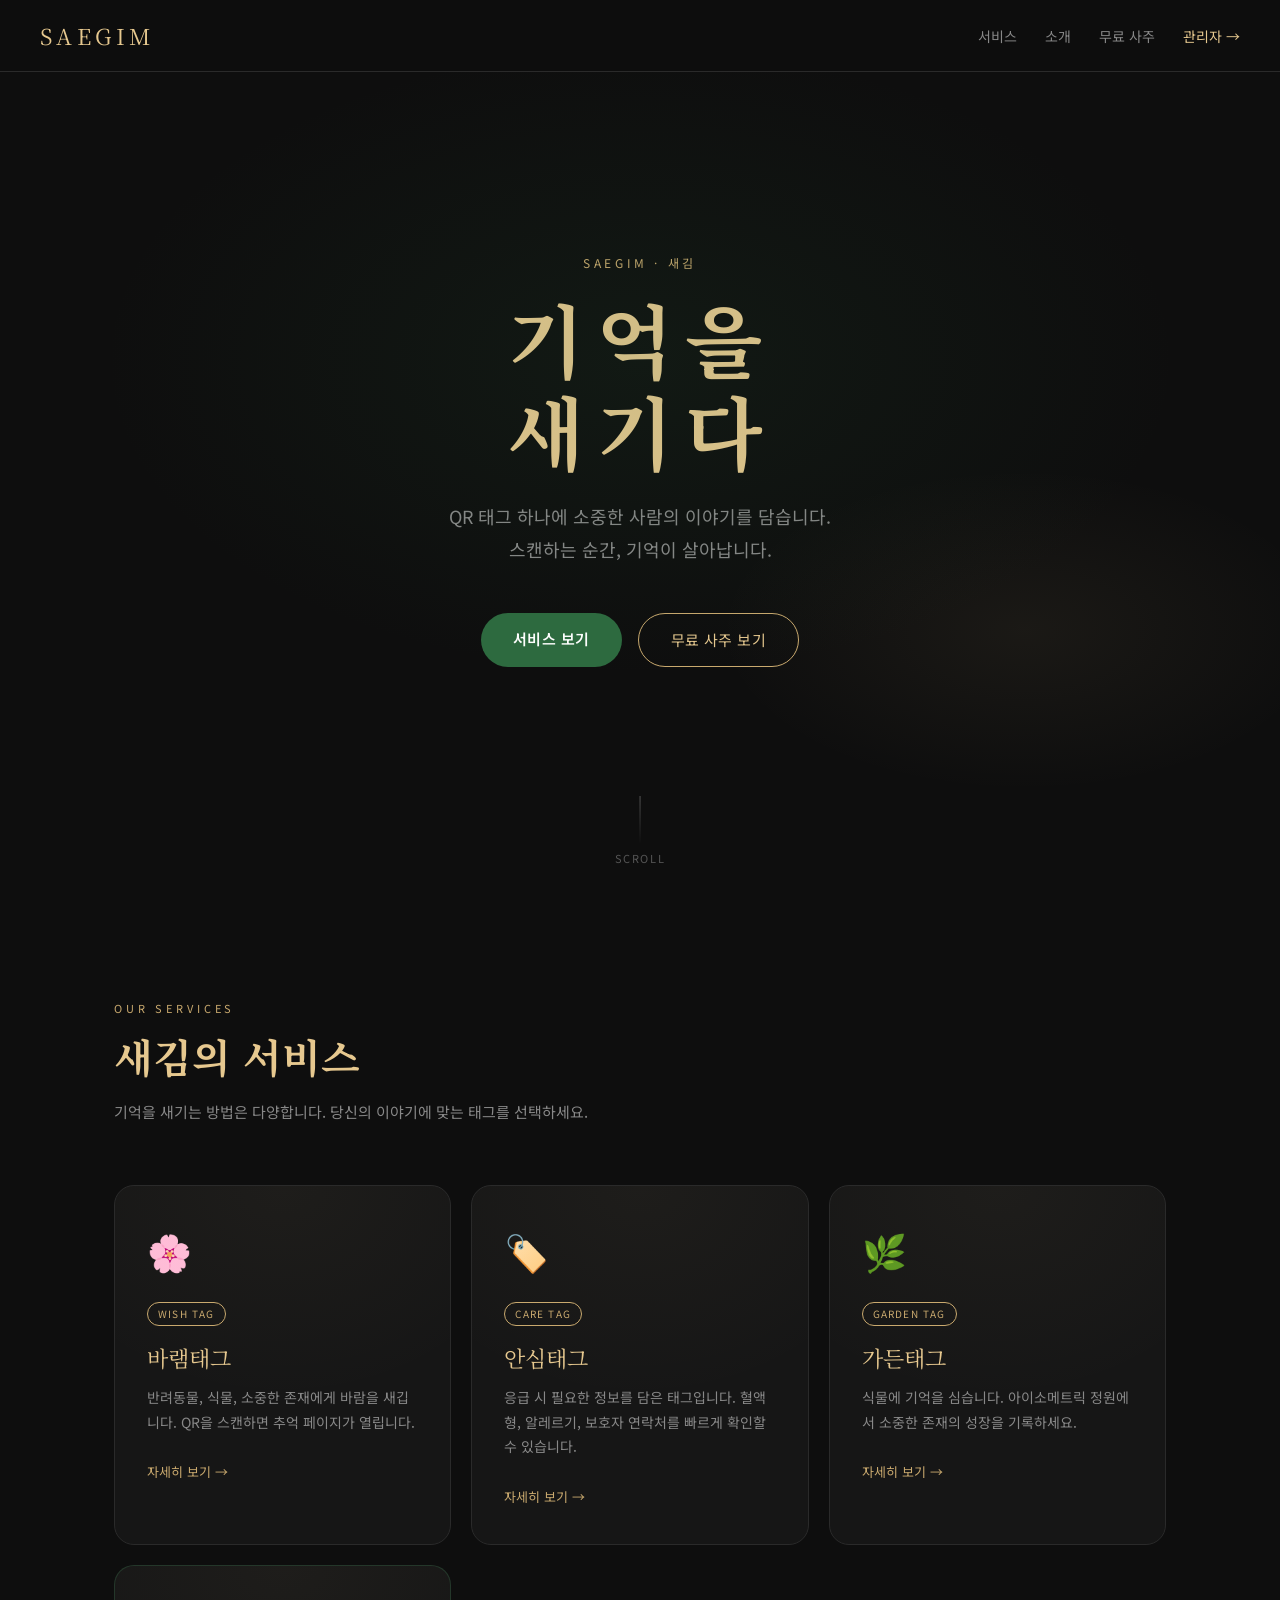
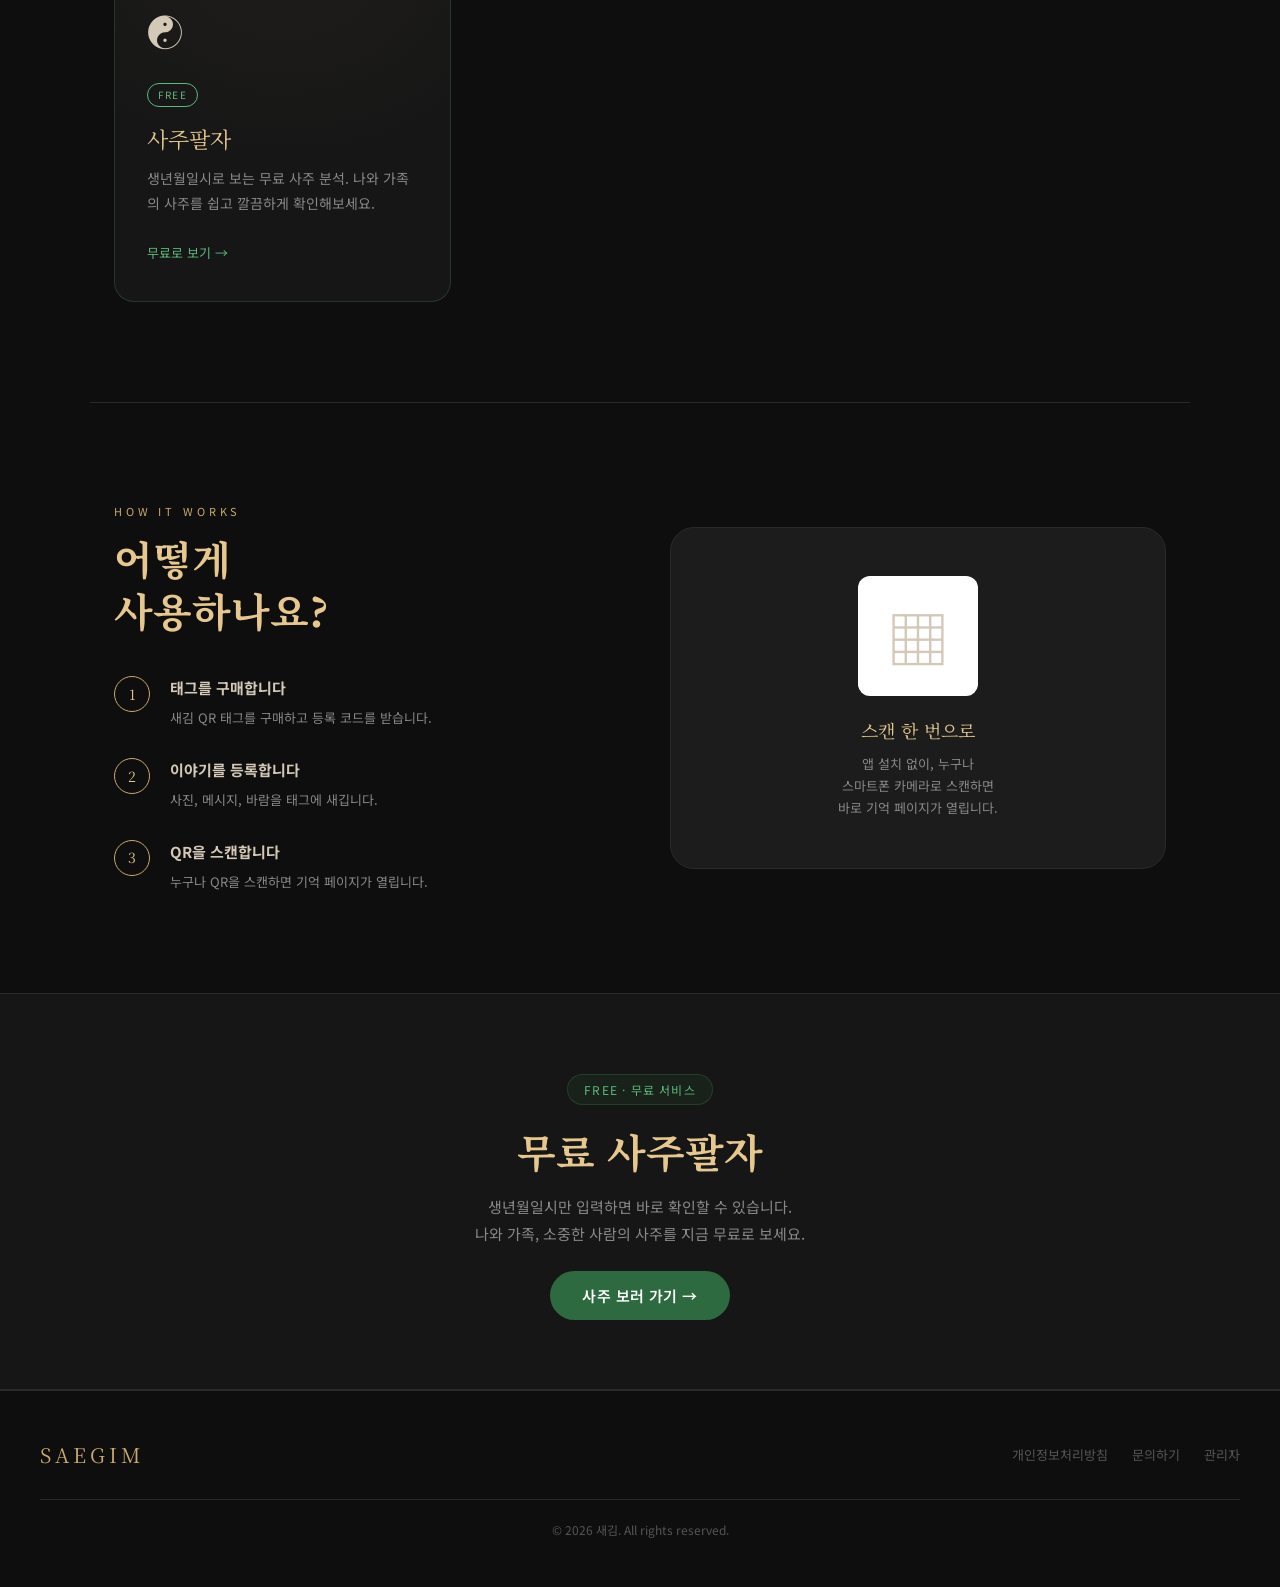
<file: home.html>
<!DOCTYPE html>
<html lang="ko">
<head>
<meta charset="UTF-8">
<meta name="viewport" content="width=device-width, initial-scale=1.0">
<title>새김 — 기억을 새기다</title>
<meta name="description" content="새김은 QR 태그로 소중한 기억을 새기는 서비스입니다. 바램태그, 안심태그, 사주팔자를 만나보세요.">
<link rel="preconnect" href="https://fonts.googleapis.com">
<link href="https://fonts.googleapis.com/css2?family=Noto+Sans+KR:wght@300;400;500;600;700&family=Noto+Serif+KR:wght@400;600&display=swap" rel="stylesheet">
<style>
:root {
  --bg: #0e0e0e;
  --bg2: #161616;
  --bg3: #1c1c1c;
  --gold: #e6c88f;
  --gold2: #c9a96e;
  --green: #2d6a3f;
  --green2: #1a4024;
  --muted: #888;
  --muted2: #555;
  --text: #d4c9b8;
  --line: #2a2a2a;
}

* { box-sizing: border-box; margin: 0; padding: 0; }

html { scroll-behavior: smooth; }

body {
  background: var(--bg);
  color: var(--text);
  font-family: 'Noto Sans KR', system-ui, sans-serif;
  line-height: 1.6;
}

/* ── NAV ── */
nav {
  position: fixed;
  top: 0; left: 0; right: 0;
  z-index: 100;
  display: flex;
  align-items: center;
  justify-content: space-between;
  padding: 18px 40px;
  background: rgba(14,14,14,.92);
  backdrop-filter: blur(12px);
  border-bottom: 1px solid var(--line);
}

.nav-logo {
  font-family: 'Noto Serif KR', serif;
  font-size: 22px;
  letter-spacing: .2em;
  color: var(--gold);
  text-decoration: none;
}

.nav-links {
  display: flex;
  gap: 28px;
  list-style: none;
}

.nav-links a {
  color: var(--muted);
  text-decoration: none;
  font-size: 14px;
  transition: color .2s;
}

.nav-links a:hover { color: var(--gold); }

/* ── HERO ── */
.hero {
  min-height: 100vh;
  display: flex;
  flex-direction: column;
  align-items: center;
  justify-content: center;
  text-align: center;
  padding: 80px 24px 60px;
  position: relative;
  overflow: hidden;
}

.hero::before {
  content: '';
  position: absolute;
  inset: 0;
  background:
    radial-gradient(ellipse 60% 50% at 50% 40%, rgba(45,106,63,.12) 0%, transparent 70%),
    radial-gradient(ellipse 40% 30% at 80% 70%, rgba(230,200,143,.06) 0%, transparent 60%);
  pointer-events: none;
}

.hero-eyebrow {
  font-size: 12px;
  letter-spacing: .3em;
  color: var(--gold2);
  text-transform: uppercase;
  margin-bottom: 20px;
}

.hero-title {
  font-family: 'Noto Serif KR', serif;
  font-size: clamp(40px, 8vw, 80px);
  color: var(--gold);
  letter-spacing: .15em;
  line-height: 1.15;
  margin-bottom: 24px;
}

.hero-sub {
  font-size: clamp(15px, 2.5vw, 18px);
  color: var(--muted);
  max-width: 500px;
  line-height: 1.8;
  margin-bottom: 48px;
}

.hero-cta {
  display: flex;
  gap: 16px;
  flex-wrap: wrap;
  justify-content: center;
}

.btn-primary {
  padding: 14px 32px;
  background: var(--green);
  color: #fff;
  border: none;
  border-radius: 100px;
  font-size: 15px;
  font-family: inherit;
  font-weight: 600;
  cursor: pointer;
  text-decoration: none;
  transition: background .2s, transform .15s;
  letter-spacing: .03em;
}

.btn-primary:hover { background: var(--green2); transform: translateY(-1px); }

.btn-outline {
  padding: 14px 32px;
  background: transparent;
  color: var(--gold);
  border: 1.5px solid var(--gold2);
  border-radius: 100px;
  font-size: 15px;
  font-family: inherit;
  cursor: pointer;
  text-decoration: none;
  transition: background .2s, transform .15s;
  letter-spacing: .03em;
}

.btn-outline:hover { background: rgba(230,200,143,.08); transform: translateY(-1px); }

.hero-scroll {
  position: absolute;
  bottom: 32px;
  left: 50%;
  transform: translateX(-50%);
  display: flex;
  flex-direction: column;
  align-items: center;
  gap: 6px;
  color: var(--muted2);
  font-size: 11px;
  letter-spacing: .15em;
}

.scroll-line {
  width: 1px;
  height: 48px;
  background: linear-gradient(to bottom, var(--muted2), transparent);
  animation: scrollPulse 2s infinite;
}

@keyframes scrollPulse {
  0%, 100% { opacity: .4; }
  50% { opacity: 1; }
}

/* ── SECTION 공통 ── */
section {
  padding: 100px 24px;
  max-width: 1100px;
  margin: 0 auto;
}

.section-label {
  font-size: 11px;
  letter-spacing: .35em;
  color: var(--gold2);
  text-transform: uppercase;
  margin-bottom: 12px;
}

.section-title {
  font-family: 'Noto Serif KR', serif;
  font-size: clamp(26px, 4vw, 40px);
  color: var(--gold);
  margin-bottom: 16px;
  line-height: 1.3;
}

.section-desc {
  font-size: 15px;
  color: var(--muted);
  line-height: 1.8;
  max-width: 560px;
}

/* ── PRODUCTS ── */
.products-grid {
  display: grid;
  grid-template-columns: repeat(auto-fit, minmax(300px, 1fr));
  gap: 20px;
  margin-top: 60px;
}

.product-card {
  background: var(--bg2);
  border: 1px solid var(--line);
  border-radius: 20px;
  padding: 36px 32px;
  transition: border-color .25s, transform .2s;
  position: relative;
  overflow: hidden;
}

.product-card:hover {
  border-color: var(--gold2);
  transform: translateY(-4px);
}

.product-card::before {
  content: '';
  position: absolute;
  inset: 0;
  background: radial-gradient(ellipse 80% 60% at 50% 0%, rgba(230,200,143,.04), transparent);
  pointer-events: none;
}

.product-icon {
  font-size: 36px;
  margin-bottom: 20px;
  display: block;
}

.product-badge {
  display: inline-block;
  font-size: 10px;
  letter-spacing: .12em;
  color: var(--gold2);
  border: 1px solid var(--gold2);
  border-radius: 100px;
  padding: 3px 10px;
  margin-bottom: 14px;
}

.product-name {
  font-family: 'Noto Serif KR', serif;
  font-size: 22px;
  color: var(--gold);
  margin-bottom: 10px;
}

.product-desc {
  font-size: 14px;
  color: var(--muted);
  line-height: 1.75;
  margin-bottom: 24px;
}

.product-link {
  font-size: 13px;
  color: var(--gold2);
  text-decoration: none;
  display: inline-flex;
  align-items: center;
  gap: 6px;
  transition: gap .2s;
}

.product-link:hover { gap: 10px; }

/* ── CONCEPT ── */
.concept-wrap {
  display: grid;
  grid-template-columns: 1fr 1fr;
  gap: 60px;
  align-items: center;
}

.concept-steps {
  display: flex;
  flex-direction: column;
  gap: 28px;
  margin-top: 40px;
}

.step {
  display: flex;
  gap: 20px;
  align-items: flex-start;
}

.step-num {
  width: 36px;
  height: 36px;
  border-radius: 50%;
  border: 1.5px solid var(--gold2);
  color: var(--gold);
  font-family: 'Noto Serif KR', serif;
  font-size: 14px;
  display: flex;
  align-items: center;
  justify-content: center;
  flex-shrink: 0;
}

.step-text strong {
  display: block;
  color: var(--text);
  font-size: 15px;
  margin-bottom: 4px;
}

.step-text span {
  font-size: 13px;
  color: var(--muted);
  line-height: 1.6;
}

.concept-visual {
  background: var(--bg3);
  border: 1px solid var(--line);
  border-radius: 24px;
  padding: 48px;
  text-align: center;
}

.concept-qr-mock {
  width: 120px;
  height: 120px;
  background: #fff;
  border-radius: 12px;
  margin: 0 auto 20px;
  display: flex;
  align-items: center;
  justify-content: center;
  font-size: 64px;
}

.concept-visual-title {
  font-family: 'Noto Serif KR', serif;
  font-size: 18px;
  color: var(--gold);
  margin-bottom: 8px;
}

.concept-visual-sub {
  font-size: 13px;
  color: var(--muted);
  line-height: 1.7;
}

/* ── SAJU CTA ── */
.saju-section {
  background: var(--bg2);
  border-top: 1px solid var(--line);
  border-bottom: 1px solid var(--line);
  padding: 80px 24px;
}

.saju-inner {
  max-width: 700px;
  margin: 0 auto;
  text-align: center;
}

.saju-tag {
  display: inline-block;
  background: rgba(45,106,63,.15);
  color: #5db87a;
  border: 1px solid rgba(45,106,63,.4);
  border-radius: 100px;
  padding: 5px 16px;
  font-size: 12px;
  letter-spacing: .1em;
  margin-bottom: 20px;
}

/* ── FOOTER ── */
footer {
  border-top: 1px solid var(--line);
  padding: 48px 40px;
  display: flex;
  align-items: center;
  justify-content: space-between;
  flex-wrap: wrap;
  gap: 20px;
}

.footer-logo {
  font-family: 'Noto Serif KR', serif;
  font-size: 20px;
  letter-spacing: .2em;
  color: var(--gold2);
}

.footer-links {
  display: flex;
  gap: 24px;
  flex-wrap: wrap;
}

.footer-links a {
  font-size: 13px;
  color: var(--muted2);
  text-decoration: none;
  transition: color .2s;
}

.footer-links a:hover { color: var(--muted); }

.footer-copy {
  font-size: 12px;
  color: var(--muted2);
  width: 100%;
  text-align: center;
  padding-top: 20px;
  border-top: 1px solid var(--line);
  margin-top: 8px;
}

/* ── RESPONSIVE ── */
@media (max-width: 768px) {
  nav { padding: 16px 20px; }
  .nav-links { display: none; }
  .concept-wrap { grid-template-columns: 1fr; }
  .concept-visual { order: -1; }
  footer { padding: 36px 20px; flex-direction: column; align-items: flex-start; }
}
</style>
</head>
<body>

<!-- NAV -->
<nav>
  <a href="/" class="nav-logo">SAEGIM</a>
  <ul class="nav-links">
    <li><a href="#products">서비스</a></li>
    <li><a href="#about">소개</a></li>
    <li><a href="/saju/" target="_blank">무료 사주</a></li>
    <li><a href="/admin/" style="color:var(--gold)">관리자 →</a></li>
  </ul>
</nav>

<!-- HERO -->
<div class="hero">
  <div class="hero-eyebrow">SAEGIM · 새김</div>
  <h1 class="hero-title">기억을<br>새기다</h1>
  <p class="hero-sub">
    QR 태그 하나에 소중한 사람의 이야기를 담습니다.<br>
    스캔하는 순간, 기억이 살아납니다.
  </p>
  <div class="hero-cta">
    <a href="#products" class="btn-primary">서비스 보기</a>
    <a href="/saju/" target="_blank" class="btn-outline">무료 사주 보기</a>
  </div>
  <div class="hero-scroll">
    <div class="scroll-line"></div>
    <span>SCROLL</span>
  </div>
</div>

<!-- PRODUCTS -->
<section id="products">
  <div class="section-label">Our Services</div>
  <h2 class="section-title">새김의 서비스</h2>
  <p class="section-desc">기억을 새기는 방법은 다양합니다. 당신의 이야기에 맞는 태그를 선택하세요.</p>

  <div class="products-grid">

    <div class="product-card">
      <span class="product-icon">🌸</span>
      <span class="product-badge">WISH TAG</span>
      <div class="product-name">바램태그</div>
      <p class="product-desc">반려동물, 식물, 소중한 존재에게 바람을 새깁니다. QR을 스캔하면 추억 페이지가 열립니다.</p>
      <a href="/wt.html?code=WT-demo" class="product-link">자세히 보기 →</a>
    </div>

    <div class="product-card">
      <span class="product-icon">🏷️</span>
      <span class="product-badge">CARE TAG</span>
      <div class="product-name">안심태그</div>
      <p class="product-desc">응급 시 필요한 정보를 담은 태그입니다. 혈액형, 알레르기, 보호자 연락처를 빠르게 확인할 수 있습니다.</p>
      <a href="#" class="product-link">자세히 보기 →</a>
    </div>

    <div class="product-card">
      <span class="product-icon">🌿</span>
      <span class="product-badge">GARDEN TAG</span>
      <div class="product-name">가든태그</div>
      <p class="product-desc">식물에 기억을 심습니다. 아이소메트릭 정원에서 소중한 존재의 성장을 기록하세요.</p>
      <a href="/gt.html" class="product-link">자세히 보기 →</a>
    </div>

    <div class="product-card" style="border-color:rgba(93,184,122,.2)">
      <span class="product-icon">☯️</span>
      <span class="product-badge" style="color:#5db87a;border-color:#5db87a">FREE</span>
      <div class="product-name">사주팔자</div>
      <p class="product-desc">생년월일시로 보는 무료 사주 분석. 나와 가족의 사주를 쉽고 깔끔하게 확인해보세요.</p>
      <a href="/saju/" target="_blank" class="product-link" style="color:#5db87a">무료로 보기 →</a>
    </div>

  </div>
</section>

<!-- ABOUT -->
<section id="about" style="border-top:1px solid var(--line); padding-top:100px">
  <div class="concept-wrap">
    <div>
      <div class="section-label">How It Works</div>
      <h2 class="section-title">어떻게<br>사용하나요?</h2>
      <div class="concept-steps">
        <div class="step">
          <div class="step-num">1</div>
          <div class="step-text">
            <strong>태그를 구매합니다</strong>
            <span>새김 QR 태그를 구매하고 등록 코드를 받습니다.</span>
          </div>
        </div>
        <div class="step">
          <div class="step-num">2</div>
          <div class="step-text">
            <strong>이야기를 등록합니다</strong>
            <span>사진, 메시지, 바람을 태그에 새깁니다.</span>
          </div>
        </div>
        <div class="step">
          <div class="step-num">3</div>
          <div class="step-text">
            <strong>QR을 스캔합니다</strong>
            <span>누구나 QR을 스캔하면 기억 페이지가 열립니다.</span>
          </div>
        </div>
      </div>
    </div>
    <div class="concept-visual">
      <div class="concept-qr-mock">▦</div>
      <div class="concept-visual-title">스캔 한 번으로</div>
      <div class="concept-visual-sub">
        앱 설치 없이, 누구나<br>
        스마트폰 카메라로 스캔하면<br>
        바로 기억 페이지가 열립니다.
      </div>
    </div>
  </div>
</section>

<!-- SAJU CTA -->
<div class="saju-section">
  <div class="saju-inner">
    <div class="saju-tag">FREE · 무료 서비스</div>
    <h2 class="section-title" style="text-align:center">무료 사주팔자</h2>
    <p class="section-desc" style="margin:0 auto 36px;text-align:center">
      생년월일시만 입력하면 바로 확인할 수 있습니다.<br>
      나와 가족, 소중한 사람의 사주를 지금 무료로 보세요.
    </p>
    <a href="/saju/" target="_blank" class="btn-primary">사주 보러 가기 →</a>
  </div>
</div>

<!-- FOOTER -->
<footer>
  <div class="footer-logo">SAEGIM</div>
  <div class="footer-links">
    <a href="/privacy.html">개인정보처리방침</a>
    <a href="mailto:rjbcom4263@gmail.com">문의하기</a>
    <a href="/admin/">관리자</a>
  </div>
  <div class="footer-copy">© 2026 새김. All rights reserved.</div>
</footer>

</body>
</html>
</file>
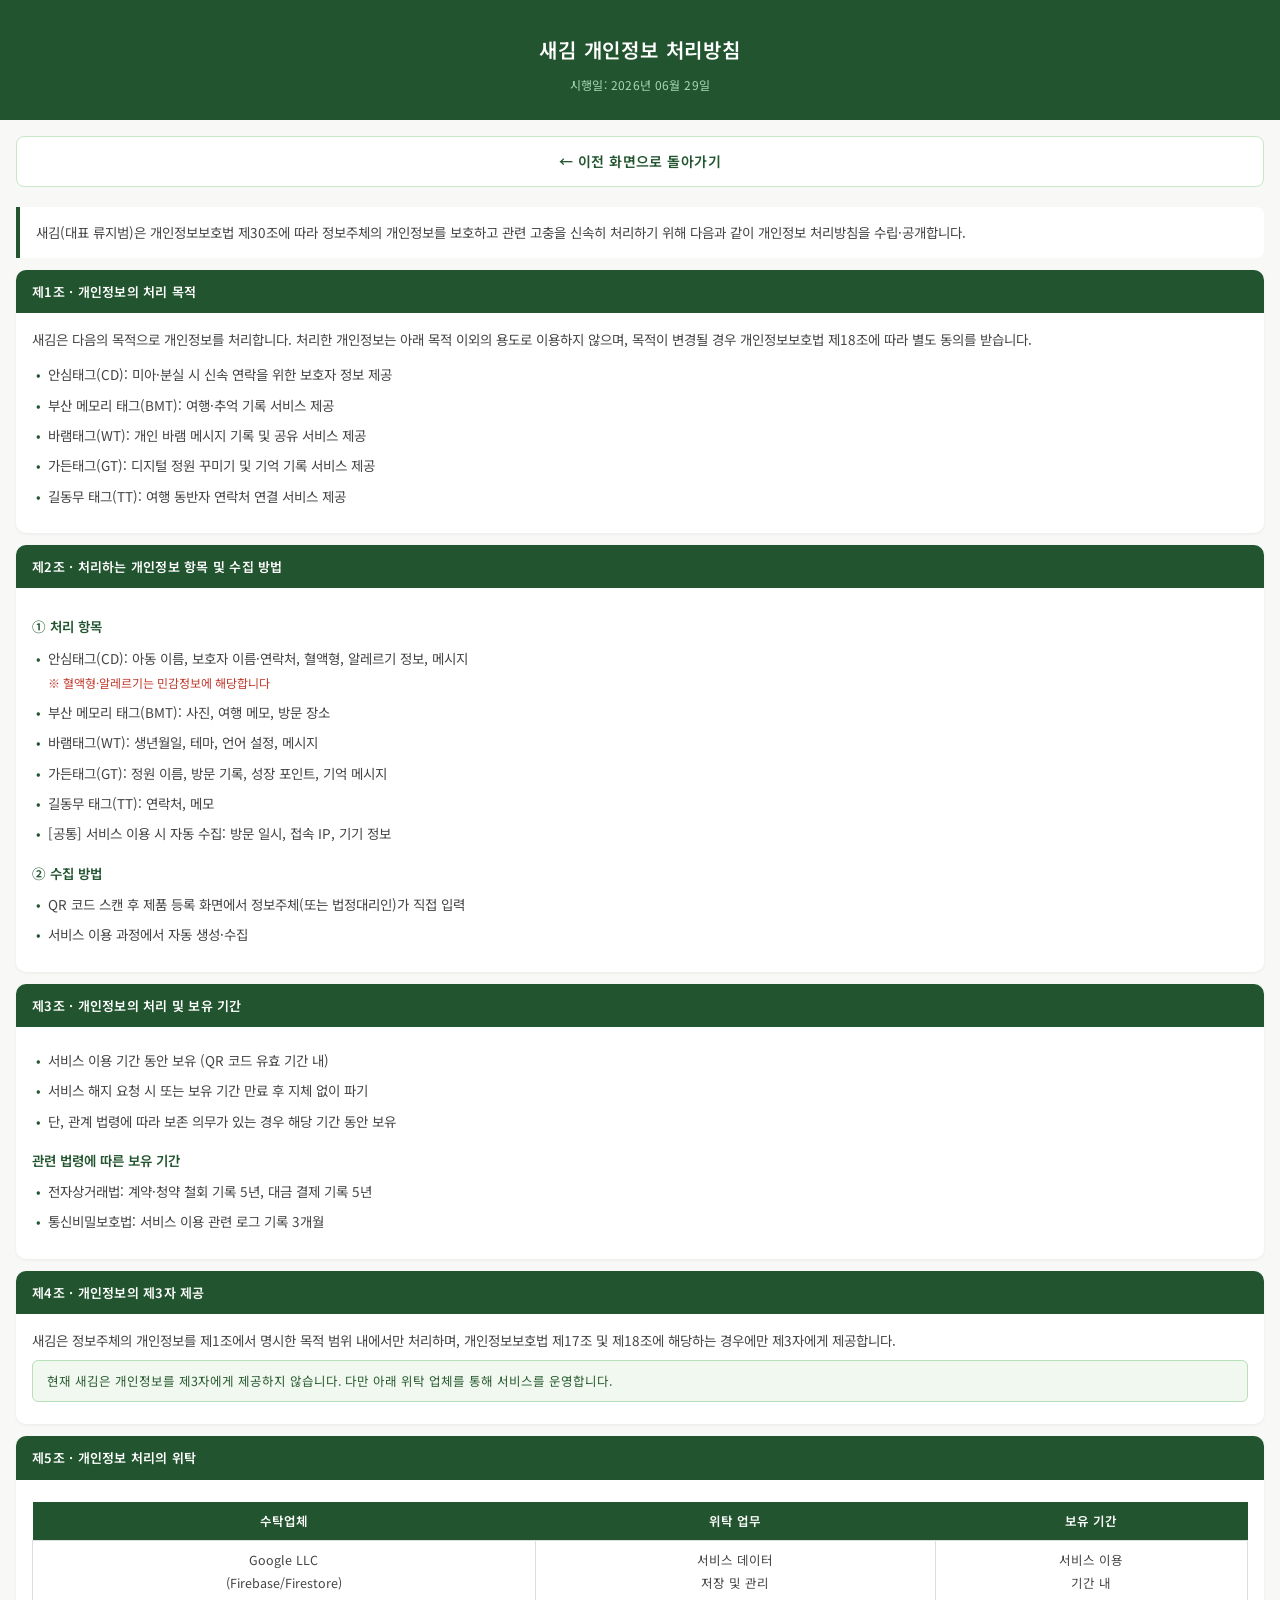
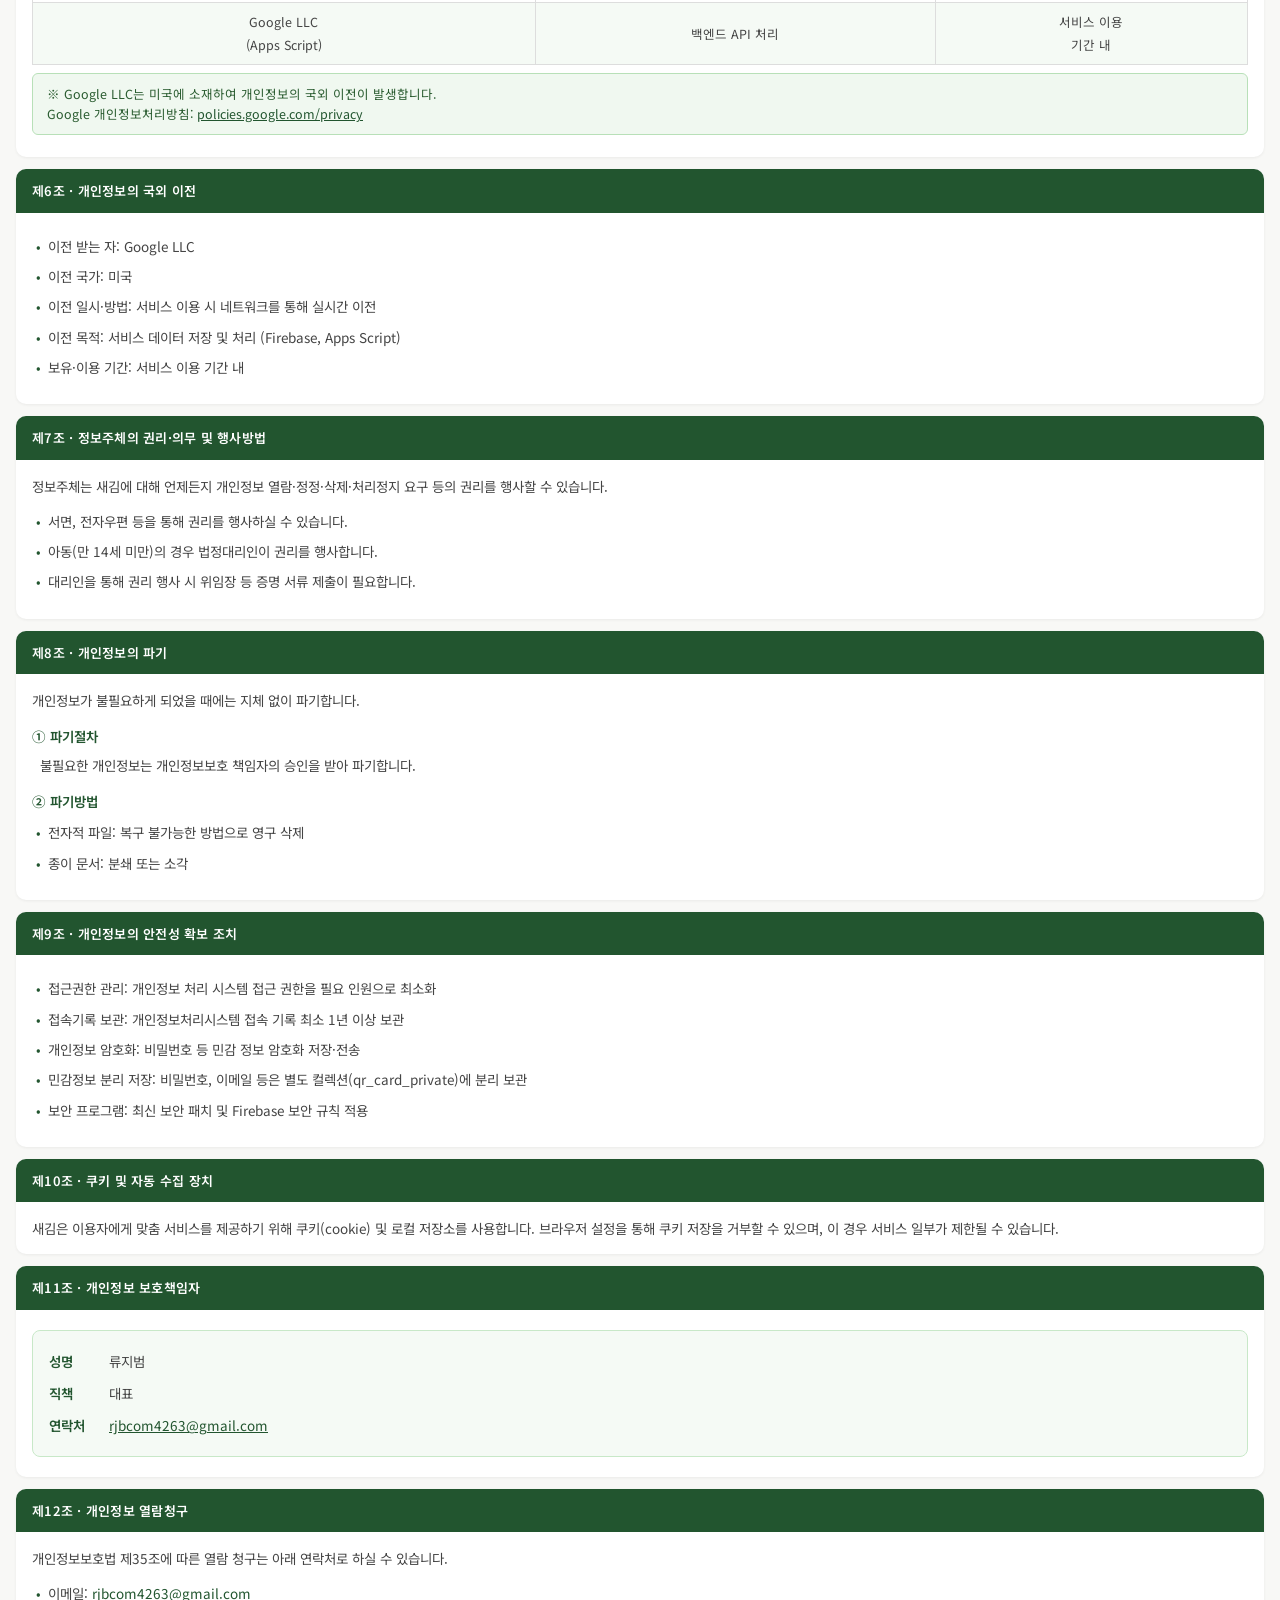
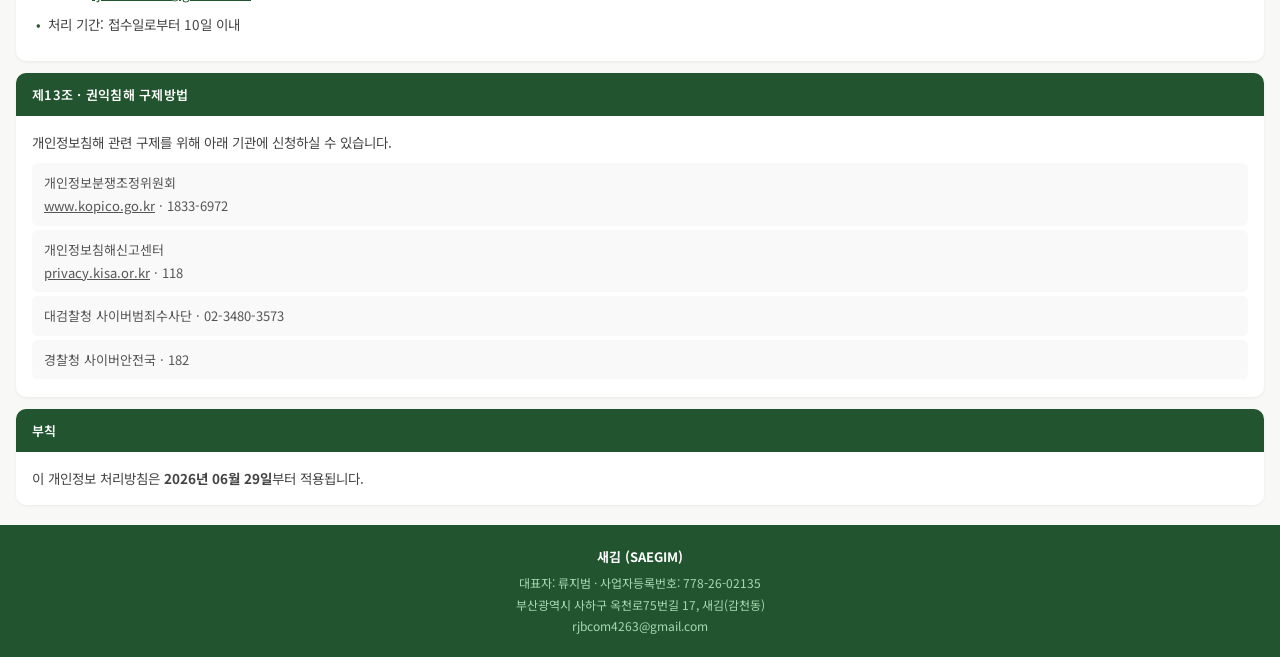
<file: privacy.html>
<!DOCTYPE html>
<html lang="ko">
<head>
<meta charset="UTF-8">
<meta name="viewport" content="width=device-width, initial-scale=1.0">
<title>개인정보 처리방침 — 새김</title>
<link rel="preconnect" href="https://fonts.googleapis.com">
<link href="https://fonts.googleapis.com/css2?family=Noto+Sans+KR:wght@400;600&display=swap" rel="stylesheet">
<style>
*{box-sizing:border-box;margin:0;padding:0}
body{font-family:'Noto Sans KR',system-ui,sans-serif;background:#f8f8f6;color:#333;line-height:1.8;font-size:15px}

/* 헤더 */
.pp-header{background:#22552f;color:#fff;padding:32px 20px 24px;text-align:center}
.pp-header h1{font-size:20px;font-weight:600;letter-spacing:.04em;margin-bottom:6px}
.pp-header p{font-size:12px;color:#a8d8b0;letter-spacing:.03em}

/* 서두 */
.pp-intro{background:#fff;border-left:4px solid #22552f;margin:20px 16px 0;padding:14px 16px;border-radius:0 8px 8px 0;font-size:13.5px;color:#444;line-height:1.7}

/* 섹션 */
.pp-section{background:#fff;margin:12px 16px 0;border-radius:10px;overflow:hidden;box-shadow:0 1px 3px rgba(0,0,0,.06)}
.pp-section-title{background:#22552f;color:#fff;font-size:13px;font-weight:600;padding:10px 16px;letter-spacing:.02em}
.pp-section-body{padding:14px 16px;font-size:13.5px;color:#444}
.pp-section-body p{margin-bottom:8px}
.pp-section-body p:last-child{margin-bottom:0}

/* 소제목 */
.pp-sub{font-weight:600;color:#22552f;margin:12px 0 4px;font-size:13.5px}

/* 불릿 */
.pp-list{padding-left:0;list-style:none;margin:4px 0 8px}
.pp-list li{padding:3px 0 3px 16px;position:relative;font-size:13.5px;color:#444}
.pp-list li::before{content:'•';position:absolute;left:4px;color:#22552f}

/* 표 */
.pp-table{width:100%;border-collapse:collapse;margin:8px 0;font-size:12.5px}
.pp-table th{background:#22552f;color:#fff;padding:8px 10px;text-align:center;font-weight:600}
.pp-table td{padding:8px 10px;border:1px solid #ddd;text-align:center;vertical-align:middle}
.pp-table tr:nth-child(even) td{background:#f5faf5}

/* 강조 박스 */
.pp-notice{background:#f0f8f0;border:1px solid #b8e0b8;border-radius:6px;padding:10px 14px;font-size:12.5px;color:#2a5c30;margin:8px 0;line-height:1.6}

/* 책임자 카드 */
.pp-card{background:#f5faf5;border:1px solid #c8e8c8;border-radius:8px;padding:14px 16px;margin:6px 0}
.pp-card-row{display:flex;gap:8px;padding:4px 0;font-size:13.5px}
.pp-card-label{color:#22552f;font-weight:600;min-width:52px;flex-shrink:0}

/* 구제기관 */
.pp-agency{background:#f9f9f9;border-radius:6px;padding:8px 12px;margin:4px 0;font-size:13px;color:#555}

/* 하단 */
.pp-footer{background:#22552f;color:#a8d8b0;text-align:center;padding:20px 16px;margin-top:20px;font-size:12px;line-height:1.8}
.pp-footer strong{color:#fff;display:block;margin-bottom:4px;font-size:13px}

/* 뒤로 버튼 */
.pp-back{display:block;margin:16px 16px 0;padding:12px;text-align:center;background:#fff;border:1px solid #c8e8c8;border-radius:8px;color:#22552f;font-size:14px;font-weight:600;text-decoration:none;letter-spacing:.03em}
.pp-back:active{background:#f0f8f0}
</style>
</head>
<body>

<div class="pp-header">
  <h1>새김 개인정보 처리방침</h1>
  <p>시행일: 2026년 06월 29일</p>
</div>

<a class="pp-back" href="javascript:history.back()">← 이전 화면으로 돌아가기</a>

<div class="pp-intro">
  새김(대표 류지범)은 개인정보보호법 제30조에 따라 정보주체의 개인정보를 보호하고 관련 고충을 신속히 처리하기 위해 다음과 같이 개인정보 처리방침을 수립·공개합니다.
</div>

<!-- 제1조 -->
<div class="pp-section">
  <div class="pp-section-title">제1조 · 개인정보의 처리 목적</div>
  <div class="pp-section-body">
    <p>새김은 다음의 목적으로 개인정보를 처리합니다. 처리한 개인정보는 아래 목적 이외의 용도로 이용하지 않으며, 목적이 변경될 경우 개인정보보호법 제18조에 따라 별도 동의를 받습니다.</p>
    <ul class="pp-list">
      <li>안심태그(CD): 미아·분실 시 신속 연락을 위한 보호자 정보 제공</li>
      <li>부산 메모리 태그(BMT): 여행·추억 기록 서비스 제공</li>
      <li>바램태그(WT): 개인 바램 메시지 기록 및 공유 서비스 제공</li>
      <li>가든태그(GT): 디지털 정원 꾸미기 및 기억 기록 서비스 제공</li>
      <li>길동무 태그(TT): 여행 동반자 연락처 연결 서비스 제공</li>
    </ul>
  </div>
</div>

<!-- 제2조 -->
<div class="pp-section">
  <div class="pp-section-title">제2조 · 처리하는 개인정보 항목 및 수집 방법</div>
  <div class="pp-section-body">
    <div class="pp-sub">① 처리 항목</div>
    <ul class="pp-list">
      <li>안심태그(CD): 아동 이름, 보호자 이름·연락처, 혈액형, 알레르기 정보, 메시지<br><span style="color:#c0392b;font-size:12px">※ 혈액형·알레르기는 민감정보에 해당합니다</span></li>
      <li>부산 메모리 태그(BMT): 사진, 여행 메모, 방문 장소</li>
      <li>바램태그(WT): 생년월일, 테마, 언어 설정, 메시지</li>
      <li>가든태그(GT): 정원 이름, 방문 기록, 성장 포인트, 기억 메시지</li>
      <li>길동무 태그(TT): 연락처, 메모</li>
      <li>[공통] 서비스 이용 시 자동 수집: 방문 일시, 접속 IP, 기기 정보</li>
    </ul>
    <div class="pp-sub">② 수집 방법</div>
    <ul class="pp-list">
      <li>QR 코드 스캔 후 제품 등록 화면에서 정보주체(또는 법정대리인)가 직접 입력</li>
      <li>서비스 이용 과정에서 자동 생성·수집</li>
    </ul>
  </div>
</div>

<!-- 제3조 -->
<div class="pp-section">
  <div class="pp-section-title">제3조 · 개인정보의 처리 및 보유 기간</div>
  <div class="pp-section-body">
    <ul class="pp-list">
      <li>서비스 이용 기간 동안 보유 (QR 코드 유효 기간 내)</li>
      <li>서비스 해지 요청 시 또는 보유 기간 만료 후 지체 없이 파기</li>
      <li>단, 관계 법령에 따라 보존 의무가 있는 경우 해당 기간 동안 보유</li>
    </ul>
    <div class="pp-sub">관련 법령에 따른 보유 기간</div>
    <ul class="pp-list">
      <li>전자상거래법: 계약·청약 철회 기록 5년, 대금 결제 기록 5년</li>
      <li>통신비밀보호법: 서비스 이용 관련 로그 기록 3개월</li>
    </ul>
  </div>
</div>

<!-- 제4조 -->
<div class="pp-section">
  <div class="pp-section-title">제4조 · 개인정보의 제3자 제공</div>
  <div class="pp-section-body">
    <p>새김은 정보주체의 개인정보를 제1조에서 명시한 목적 범위 내에서만 처리하며, 개인정보보호법 제17조 및 제18조에 해당하는 경우에만 제3자에게 제공합니다.</p>
    <div class="pp-notice">현재 새김은 개인정보를 제3자에게 제공하지 않습니다. 다만 아래 위탁 업체를 통해 서비스를 운영합니다.</div>
  </div>
</div>

<!-- 제5조 -->
<div class="pp-section">
  <div class="pp-section-title">제5조 · 개인정보 처리의 위탁</div>
  <div class="pp-section-body">
    <table class="pp-table">
      <thead>
        <tr><th>수탁업체</th><th>위탁 업무</th><th>보유 기간</th></tr>
      </thead>
      <tbody>
        <tr><td>Google LLC<br>(Firebase/Firestore)</td><td>서비스 데이터<br>저장 및 관리</td><td>서비스 이용<br>기간 내</td></tr>
        <tr><td>Google LLC<br>(Apps Script)</td><td>백엔드 API 처리</td><td>서비스 이용<br>기간 내</td></tr>
      </tbody>
    </table>
    <div class="pp-notice">※ Google LLC는 미국에 소재하여 개인정보의 국외 이전이 발생합니다.<br>Google 개인정보처리방침: <a href="https://policies.google.com/privacy" target="_blank" style="color:#22552f">policies.google.com/privacy</a></div>
  </div>
</div>

<!-- 제6조 -->
<div class="pp-section">
  <div class="pp-section-title">제6조 · 개인정보의 국외 이전</div>
  <div class="pp-section-body">
    <ul class="pp-list">
      <li>이전 받는 자: Google LLC</li>
      <li>이전 국가: 미국</li>
      <li>이전 일시·방법: 서비스 이용 시 네트워크를 통해 실시간 이전</li>
      <li>이전 목적: 서비스 데이터 저장 및 처리 (Firebase, Apps Script)</li>
      <li>보유·이용 기간: 서비스 이용 기간 내</li>
    </ul>
  </div>
</div>

<!-- 제7조 -->
<div class="pp-section">
  <div class="pp-section-title">제7조 · 정보주체의 권리·의무 및 행사방법</div>
  <div class="pp-section-body">
    <p>정보주체는 새김에 대해 언제든지 개인정보 열람·정정·삭제·처리정지 요구 등의 권리를 행사할 수 있습니다.</p>
    <ul class="pp-list">
      <li>서면, 전자우편 등을 통해 권리를 행사하실 수 있습니다.</li>
      <li>아동(만 14세 미만)의 경우 법정대리인이 권리를 행사합니다.</li>
      <li>대리인을 통해 권리 행사 시 위임장 등 증명 서류 제출이 필요합니다.</li>
    </ul>
  </div>
</div>

<!-- 제8조 -->
<div class="pp-section">
  <div class="pp-section-title">제8조 · 개인정보의 파기</div>
  <div class="pp-section-body">
    <p>개인정보가 불필요하게 되었을 때에는 지체 없이 파기합니다.</p>
    <div class="pp-sub">① 파기절차</div>
    <p style="padding-left:8px">불필요한 개인정보는 개인정보보호 책임자의 승인을 받아 파기합니다.</p>
    <div class="pp-sub">② 파기방법</div>
    <ul class="pp-list">
      <li>전자적 파일: 복구 불가능한 방법으로 영구 삭제</li>
      <li>종이 문서: 분쇄 또는 소각</li>
    </ul>
  </div>
</div>

<!-- 제9조 -->
<div class="pp-section">
  <div class="pp-section-title">제9조 · 개인정보의 안전성 확보 조치</div>
  <div class="pp-section-body">
    <ul class="pp-list">
      <li>접근권한 관리: 개인정보 처리 시스템 접근 권한을 필요 인원으로 최소화</li>
      <li>접속기록 보관: 개인정보처리시스템 접속 기록 최소 1년 이상 보관</li>
      <li>개인정보 암호화: 비밀번호 등 민감 정보 암호화 저장·전송</li>
      <li>민감정보 분리 저장: 비밀번호, 이메일 등은 별도 컬렉션(qr_card_private)에 분리 보관</li>
      <li>보안 프로그램: 최신 보안 패치 및 Firebase 보안 규칙 적용</li>
    </ul>
  </div>
</div>

<!-- 제10조 -->
<div class="pp-section">
  <div class="pp-section-title">제10조 · 쿠키 및 자동 수집 장치</div>
  <div class="pp-section-body">
    <p>새김은 이용자에게 맞춤 서비스를 제공하기 위해 쿠키(cookie) 및 로컬 저장소를 사용합니다. 브라우저 설정을 통해 쿠키 저장을 거부할 수 있으며, 이 경우 서비스 일부가 제한될 수 있습니다.</p>
  </div>
</div>

<!-- 제11조 -->
<div class="pp-section">
  <div class="pp-section-title">제11조 · 개인정보 보호책임자</div>
  <div class="pp-section-body">
    <div class="pp-card">
      <div class="pp-card-row"><span class="pp-card-label">성명</span><span>류지범</span></div>
      <div class="pp-card-row"><span class="pp-card-label">직책</span><span>대표</span></div>
      <div class="pp-card-row"><span class="pp-card-label">연락처</span><span><a href="mailto:rjbcom4263@gmail.com" style="color:#22552f">rjbcom4263@gmail.com</a></span></div>
    </div>
  </div>
</div>

<!-- 제12조 -->
<div class="pp-section">
  <div class="pp-section-title">제12조 · 개인정보 열람청구</div>
  <div class="pp-section-body">
    <p>개인정보보호법 제35조에 따른 열람 청구는 아래 연락처로 하실 수 있습니다.</p>
    <ul class="pp-list">
      <li>이메일: <a href="mailto:rjbcom4263@gmail.com" style="color:#22552f">rjbcom4263@gmail.com</a></li>
      <li>처리 기간: 접수일로부터 10일 이내</li>
    </ul>
  </div>
</div>

<!-- 제13조 -->
<div class="pp-section">
  <div class="pp-section-title">제13조 · 권익침해 구제방법</div>
  <div class="pp-section-body">
    <p>개인정보침해 관련 구제를 위해 아래 기관에 신청하실 수 있습니다.</p>
    <div class="pp-agency">개인정보분쟁조정위원회<br><a href="https://www.kopico.go.kr" target="_blank" style="color:#555">www.kopico.go.kr</a> · 1833-6972</div>
    <div class="pp-agency">개인정보침해신고센터<br><a href="https://privacy.kisa.or.kr" target="_blank" style="color:#555">privacy.kisa.or.kr</a> · 118</div>
    <div class="pp-agency">대검찰청 사이버범죄수사단 · 02-3480-3573</div>
    <div class="pp-agency">경찰청 사이버안전국 · 182</div>
  </div>
</div>

<!-- 부칙 -->
<div class="pp-section" style="margin-bottom:0">
  <div class="pp-section-title">부칙</div>
  <div class="pp-section-body">
    <p>이 개인정보 처리방침은 <strong>2026년 06월 29일</strong>부터 적용됩니다.</p>
  </div>
</div>

<div class="pp-footer">
  <strong>새김 (SAEGIM)</strong>
  대표자: 류지범 · 사업자등록번호: 778-26-02135<br>
  부산광역시 사하구 옥천로75번길 17, 새김(감천동)<br>
  rjbcom4263@gmail.com
</div>

</body>
</html>
</file>
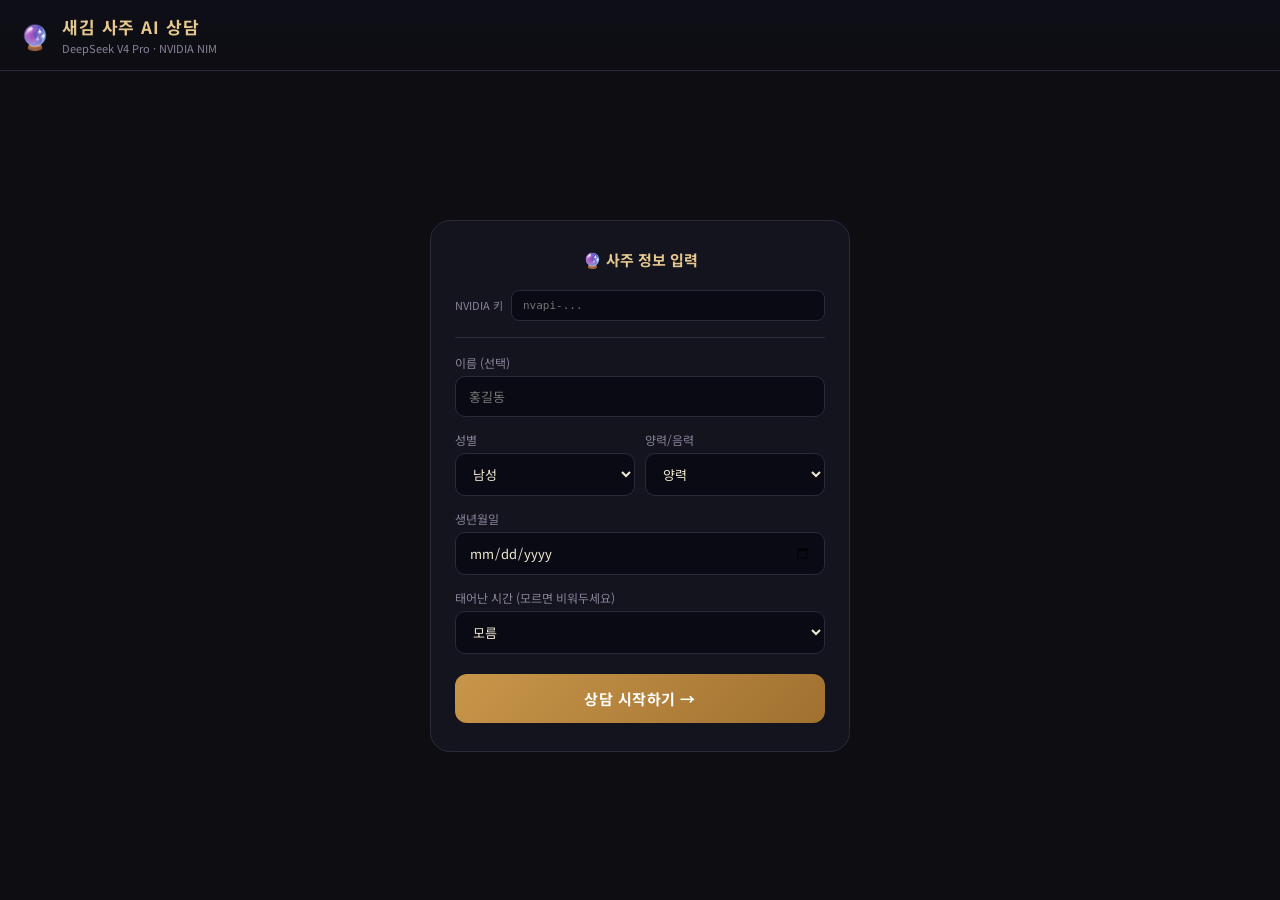
<file: saju-chat.html>
<!DOCTYPE html>
<html lang="ko">
<head>
<meta charset="UTF-8">
<meta name="viewport" content="width=device-width, initial-scale=1.0">
<title>새김 사주 AI 상담</title>
<link href="https://fonts.googleapis.com/css2?family=Noto+Sans+KR:wght@400;500;700&display=swap" rel="stylesheet">
<style>
:root{--bg:#0d0d12;--card:#14141e;--gold:#c8964a;--gold2:#e6c88f;--line:#2a2a3a;--text:#f0ead4;--muted:#8a8299;--ai:#1a1a2e;--user:#1a2a1a}
*{box-sizing:border-box;margin:0;padding:0}
body{background:var(--bg);color:var(--text);font-family:'Noto Sans KR',system-ui,sans-serif;height:100vh;display:flex;flex-direction:column}

.header{padding:14px 20px;border-bottom:1px solid var(--line);background:linear-gradient(180deg,#0e0e18,var(--bg));display:flex;align-items:center;gap:12px;flex-shrink:0}
.header-icon{font-size:24px}
.header-title{font-size:17px;font-weight:700;color:var(--gold2);letter-spacing:.05em}
.header-sub{font-size:11px;color:var(--muted);margin-top:1px}

.setup{flex:1;display:flex;align-items:center;justify-content:center;padding:20px}
.setup-card{background:var(--card);border:1px solid var(--line);border-radius:20px;padding:28px 24px;width:100%;max-width:420px}
.setup-title{font-size:15px;font-weight:700;color:var(--gold2);margin-bottom:20px;text-align:center}

.field{margin-bottom:14px}
.field label{font-size:12px;color:var(--muted);display:block;margin-bottom:5px}
.field input,.field select{width:100%;padding:10px 13px;background:#0a0a14;border:1px solid var(--line);border-radius:10px;color:var(--text);font-size:13px;font-family:inherit}
.field input:focus,.field select:focus{outline:none;border-color:var(--gold)}
.row2{display:grid;grid-template-columns:1fr 1fr;gap:10px}

.btn-start{width:100%;padding:14px;background:linear-gradient(135deg,#c8964a,#a07030);color:#fff;border:none;border-radius:12px;font-size:15px;font-weight:700;cursor:pointer;margin-top:6px;font-family:inherit;letter-spacing:.03em}
.btn-start:disabled{opacity:.4;cursor:not-allowed}

.chat-wrap{flex:1;display:none;flex-direction:column;min-height:0}
.chat-info{padding:10px 16px;background:rgba(200,150,74,.07);border-bottom:1px solid var(--line);font-size:12px;color:var(--muted);flex-shrink:0}
.chat-info b{color:var(--gold)}
.messages{flex:1;overflow-y:auto;padding:16px;display:flex;flex-direction:column;gap:12px}

.msg{max-width:82%;border-radius:16px;padding:12px 15px;font-size:13px;line-height:1.75;word-break:keep-all}
.msg.ai{background:var(--ai);border:1px solid var(--line);align-self:flex-start;border-bottom-left-radius:4px}
.msg.user{background:var(--user);border:1px solid rgba(80,140,80,.3);align-self:flex-end;border-bottom-right-radius:4px;color:#d0f0d0}
.msg.thinking{opacity:.55;font-style:italic;border-style:dashed}
.msg-label{font-size:10px;color:var(--muted);margin-bottom:4px}
.msg.ai .msg-label{color:var(--gold)}

.input-area{padding:12px 16px;border-top:1px solid var(--line);display:flex;gap:8px;flex-shrink:0;background:var(--bg)}
.input-area textarea{flex:1;background:#0a0a14;border:1px solid var(--line);border-radius:12px;padding:10px 13px;color:var(--text);font-size:13px;font-family:inherit;resize:none;max-height:120px;line-height:1.5}
.input-area textarea:focus{outline:none;border-color:var(--gold)}
.btn-send{padding:10px 16px;background:linear-gradient(135deg,#c8964a,#a07030);color:#fff;border:none;border-radius:12px;font-size:20px;cursor:pointer;flex-shrink:0;align-self:flex-end}
.btn-send:disabled{opacity:.35;cursor:not-allowed}

.quick-btns{display:flex;gap:6px;flex-wrap:wrap;padding:0 16px 8px}
.qb{padding:5px 11px;border:1px solid var(--line);border-radius:20px;background:transparent;color:var(--muted);font-size:11px;cursor:pointer;font-family:inherit;transition:all .15s}
.qb:hover{border-color:var(--gold);color:var(--gold)}

.key-row{display:flex;gap:8px;align-items:center;margin-bottom:16px;padding-bottom:16px;border-bottom:1px solid var(--line)}
.key-row input{flex:1;padding:8px 11px;background:#0a0a14;border:1px solid var(--line);border-radius:8px;color:var(--text);font-size:11px;font-family:monospace}
.key-row span{font-size:11px;color:var(--muted);white-space:nowrap}
</style>
</head>
<body>

<div class="header">
  <div class="header-icon">🔮</div>
  <div>
    <div class="header-title">새김 사주 AI 상담</div>
    <div class="header-sub">DeepSeek V4 Pro · NVIDIA NIM</div>
  </div>
</div>

<!-- 초기 설정 -->
<div class="setup" id="setupView">
  <div class="setup-card">
    <div class="setup-title">🔮 사주 정보 입력</div>

    <div class="key-row">
      <span>NVIDIA 키</span>
      <input type="password" id="apiKey" placeholder="nvapi-..." autocomplete="off">
    </div>

    <div class="field">
      <label>이름 (선택)</label>
      <input type="text" id="userName" placeholder="홍길동">
    </div>
    <div class="row2">
      <div class="field">
        <label>성별</label>
        <select id="userGender">
          <option value="남">남성</option>
          <option value="여">여성</option>
        </select>
      </div>
      <div class="field">
        <label>양력/음력</label>
        <select id="calType">
          <option value="양력">양력</option>
          <option value="음력">음력</option>
        </select>
      </div>
    </div>
    <div class="field">
      <label>생년월일</label>
      <input type="date" id="birthDate">
    </div>
    <div class="field">
      <label>태어난 시간 (모르면 비워두세요)</label>
      <select id="birthTime">
        <option value="">모름</option>
        <option value="자시(23~01시)">자시 (23~01시)</option>
        <option value="축시(01~03시)">축시 (01~03시)</option>
        <option value="인시(03~05시)">인시 (03~05시)</option>
        <option value="묘시(05~07시)">묘시 (05~07시)</option>
        <option value="진시(07~09시)">진시 (07~09시)</option>
        <option value="사시(09~11시)">사시 (09~11시)</option>
        <option value="오시(11~13시)">오시 (11~13시)</option>
        <option value="미시(13~15시)">미시 (13~15시)</option>
        <option value="신시(15~17시)">신시 (15~17시)</option>
        <option value="유시(17~19시)">유시 (17~19시)</option>
        <option value="술시(19~21시)">술시 (19~21시)</option>
        <option value="해시(21~23시)">해시 (21~23시)</option>
      </select>
    </div>

    <button class="btn-start" id="startBtn" onclick="startChat()">상담 시작하기 →</button>
  </div>
</div>

<!-- 채팅 -->
<div class="chat-wrap" id="chatView">
  <div class="chat-info" id="chatInfo"></div>
  <div class="messages" id="messages"></div>
  <div class="quick-btns" id="quickBtns"></div>
  <div class="input-area">
    <textarea id="userInput" placeholder="궁금한 점을 물어보세요..." rows="1"
      onkeydown="if(event.key==='Enter'&&!event.shiftKey){event.preventDefault();sendMsg()}"></textarea>
    <button class="btn-send" id="sendBtn" onclick="sendMsg()">↑</button>
  </div>
</div>

<script>
const PROXY_URL = 'https://script.google.com/macros/s/AKfycbzzML_hRx1SgWjUhFf5jaktLqj5EmJMdveHkGb0T5-6nog6yHpAOjPfeN_w5-wgQ-wj/exec';

const QUICK = ['올해 운세는?','직업·재물운','연애·결혼운','건강운','이달의 운세','좋은 방향·색깔'];

let messages = [];
let userInfo = {};
let isLoading = false;

// API 키 복원
window.addEventListener('DOMContentLoaded', () => {
  const k = localStorage.getItem('saegim_nvidia_key');
  if (k) document.getElementById('apiKey').value = k;
});

function startChat() {
  const apiKey = document.getElementById('apiKey').value.trim();
  if (!apiKey) { alert('NVIDIA API 키를 입력해주세요.'); return; }
  const birth  = document.getElementById('birthDate').value;
  if (!birth) { alert('생년월일을 입력해주세요.'); return; }

  localStorage.setItem('saegim_nvidia_key', apiKey);

  userInfo = {
    apiKey,
    name:    document.getElementById('userName').value.trim() || '내담자',
    gender:  document.getElementById('userGender').value,
    cal:     document.getElementById('calType').value,
    birth,
    time:    document.getElementById('birthTime').value
  };

  const systemPrompt = `당신은 한국의 전통 사주명리학 전문가입니다. 사주팔자, 오행, 십신, 대운, 세운을 깊이 이해하고 있으며 따뜻하고 명쾌하게 풀이합니다.

내담자 정보:
- 이름: ${userInfo.name}
- 성별: ${userInfo.gender}성
- 생년월일: ${userInfo.cal} ${userInfo.birth}
${userInfo.time ? `- 태어난 시: ${userInfo.time}` : '- 태어난 시: 미상'}

규칙:
1. 사주 관련 질문에 진지하고 구체적으로 답하세요.
2. 불확실한 것은 "~로 보입니다" 형태로 완곡히 표현하세요.
3. 부정적인 내용도 극복 방법과 함께 알려주세요.
4. 답변은 읽기 쉽게 단락을 나눠주세요.
5. 한국어로만 답하세요.`;

  messages = [{ role: 'system', content: systemPrompt }];

  document.getElementById('setupView').style.display = 'none';
  const chatView = document.getElementById('chatView');
  chatView.style.display = 'flex';

  document.getElementById('chatInfo').innerHTML =
    `<b>${userInfo.name}</b> · ${userInfo.gender}성 · ${userInfo.cal} ${userInfo.birth}${userInfo.time ? ' · ' + userInfo.time : ''}`;

  // 빠른 질문 버튼
  const qb = document.getElementById('quickBtns');
  qb.innerHTML = QUICK.map(q => `<button class="qb" onclick="quickAsk('${q}')">${q}</button>`).join('');

  // 첫 인사
  addMsg('ai', `안녕하세요, ${userInfo.name}님 🙏\n\n${userInfo.birth} 생 ${userInfo.gender}성의 사주를 살펴보겠습니다. 궁금하신 점을 편하게 물어보세요.\n\n전반적인 사주 풀이를 원하시면 "전체 사주 풀이해줘"라고 말씀해 주세요.`);
}

function addMsg(role, text) {
  const wrap = document.getElementById('messages');
  const div  = document.createElement('div');
  div.className = 'msg ' + role;
  div.innerHTML = `<div class="msg-label">${role === 'ai' ? '🔮 사주 AI' : '👤 나'}</div>`
    + text.replace(/\n/g, '<br>');
  wrap.appendChild(div);
  wrap.scrollTop = wrap.scrollHeight;
  return div;
}

function quickAsk(q) {
  document.getElementById('userInput').value = q;
  sendMsg();
}

async function sendMsg() {
  if (isLoading) return;
  const input = document.getElementById('userInput');
  const text  = input.value.trim();
  if (!text) return;

  input.value = '';
  input.style.height = 'auto';
  addMsg('user', text);
  messages.push({ role: 'user', content: text });

  isLoading = true;
  document.getElementById('sendBtn').disabled = true;

  const thinking = addMsg('ai thinking', '생각하는 중...');

  try {
    const res = await fetch(PROXY_URL, {
      method: 'POST',
      headers: { 'Content-Type': 'text/plain' },
      body: JSON.stringify({
        action:   'chat',
        apiKey:   userInfo.apiKey,
        messages: messages
      })
    });
    const data = await res.json();

    thinking.remove();

    if (data.success) {
      addMsg('ai', data.content);
      messages.push({ role: 'assistant', content: data.content });
    } else {
      addMsg('ai', '⚠️ 오류: ' + (data.message || '알 수 없는 오류'));
    }
  } catch(e) {
    thinking.remove();
    addMsg('ai', '⚠️ 연결 오류: ' + e.message);
  }

  isLoading = false;
  document.getElementById('sendBtn').disabled = false;
  document.getElementById('userInput').focus();
}

// textarea 자동 높이
document.addEventListener('DOMContentLoaded', () => {
  const ta = document.getElementById('userInput');
  if (ta) ta.addEventListener('input', () => {
    ta.style.height = 'auto';
    ta.style.height = Math.min(ta.scrollHeight, 120) + 'px';
  });
});
</script>
</body>
</html>
</file>
<file: saju/assets/index-DSXEIiFK.css>
:root{color:#171510;font-synthesis:none;text-rendering:optimizelegibility;-webkit-font-smoothing:antialiased;-moz-osx-font-smoothing:grayscale;background:#f6f5ef;font-family:Inter,ui-sans-serif,system-ui,-apple-system,BlinkMacSystemFont,Segoe UI,sans-serif}*{box-sizing:border-box}body{min-width:320px;min-height:100svh;margin:0}button,input,select{font-family:inherit}.app-shell{background:#f4f2eb;min-height:100svh}.intro-band{justify-content:space-between;align-items:flex-end;gap:24px;max-width:1220px;margin:0 auto;padding:34px 24px 22px;display:flex}.intro-copy{max-width:720px}.eyebrow{color:#6a4f27;letter-spacing:0;text-transform:uppercase;margin:0 0 8px;font-size:12px;font-weight:800}.intro-copy h1{color:#171510;letter-spacing:0;margin:0 0 8px;font-size:34px;line-height:1.15}.intro-copy p{color:#64685f;margin:0;font-size:15px}.engine-status{color:#3f413b;white-space:nowrap;background:#fffdf8;border:1px solid #d4ccbc;border-radius:8px;align-items:center;gap:8px;min-height:38px;padding:0 12px;font-size:13px;font-weight:700;display:inline-flex}.workspace-grid{grid-template-columns:minmax(280px,340px) minmax(0,1fr);gap:18px;max-width:1220px;margin:0 auto;padding:0 24px 48px;display:grid}.input-panel,.result-panel{background:#fffdf8;border:1px solid #ded8ca;border-radius:8px;min-width:0;box-shadow:0 16px 36px #322a1c14}.input-panel{align-self:start;padding:18px;position:sticky;top:18px}.result-panel{min-height:540px;padding:18px}.panel-heading,.result-heading{align-items:center;gap:10px;display:flex}.result-heading{justify-content:space-between}.panel-heading{color:#334034;margin-bottom:16px}.panel-heading h2,.result-heading h2{color:#171510;letter-spacing:0;margin:0;font-size:19px;line-height:1.35}.reading-heading{flex-direction:column;align-items:flex-start}.print-cover{display:none}.reading-title-row{justify-content:space-between;align-items:flex-end;gap:16px;width:100%;display:flex}.print-button{color:#3b4038;min-height:36px;font:inherit;cursor:pointer;background:#fff;border:1px solid #d8d1c2;border-radius:8px;justify-content:center;align-items:center;gap:7px;padding:0 12px;font-size:13px;font-weight:800;display:inline-flex}.print-button:hover{background:#f3f5ef}.reading-hero{grid-template-columns:repeat(3,minmax(0,1fr));gap:10px;margin-top:16px;display:grid}.reading-hero article{color:#fffaf0;background:#4f483f;border:1px solid #d7cab4;border-radius:8px;gap:5px;min-height:104px;padding:14px;display:grid}.reading-hero span,.reading-hero small{color:#e6dcc8;font-size:12px}.reading-hero strong{color:#fff;font-size:18px;line-height:1.3}.back-button,.primary-action{font:inherit;cursor:pointer;border-radius:8px;justify-content:center;align-items:center;gap:8px;font-weight:800;display:inline-flex}.back-button{color:#3b4038;background:#fff;border:1px solid #d8d1c2;min-height:34px;padding:0 11px}.primary-action-row{flex-wrap:wrap;justify-content:flex-end;gap:8px;margin-top:14px;display:flex}.primary-action{color:#fffaf0;background:#4f483f;border:1px solid #544733;min-height:42px;padding:0 16px}.secondary-action{color:#3b4038;background:#fff;border-color:#cfc6b3}.primary-action:hover,.back-button:hover{filter:brightness(.98)}.icon-button{color:#3b4038;cursor:pointer;background:#fff;border:1px solid #d8d1c2;border-radius:8px;justify-content:center;align-items:center;width:34px;height:34px;margin-left:auto;display:inline-flex}.icon-button:hover{background:#f3f5ef}.field-grid{grid-template-columns:repeat(2,minmax(0,1fr));gap:12px;display:grid}.profile-tools{background:#fafbf7;border:1px solid #e3ded2;border-radius:8px;gap:10px;margin-bottom:14px;padding:12px;display:grid}.secondary-tool-button{color:#3b4038;min-height:36px;font:inherit;cursor:pointer;background:#fff;border:1px solid #d8d1c2;border-radius:8px;font-size:13px;font-weight:800}.secondary-tool-button:hover{background:#f3f5ef}.privacy-hint{color:#6a4f27;border-top:1px solid #e3ded2;margin:0;padding-top:9px;font-size:11px;font-weight:750;line-height:1.55}label{color:#555b53;gap:6px;font-size:13px;font-weight:800;display:grid}input,select{box-sizing:border-box;color:#171510;width:100%;min-width:0;font:inherit;background:#fff;border:1px solid #d7d0c0;border-radius:8px;padding:10px 11px;font-size:15px}input:focus,select:focus{border-color:#87703d;outline:2px solid #87703d38}.toggle-row{gap:16px;margin-top:16px;display:flex}.check-control{align-items:center;gap:8px;font-size:14px;display:inline-flex}.check-control input{accent-color:#6f7c45;width:18px;height:18px}.advanced-settings{background:#fafbf7;border:1px solid #e3ded2;border-radius:8px;margin-top:14px;padding:0}.advanced-settings summary{color:#3f413b;cursor:pointer;min-height:40px;padding:0 12px;font-size:13px;font-weight:800;line-height:40px}.advanced-settings label{padding:0 12px 12px}.setting-note-grid{border-top:1px solid #e3ded2;grid-template-columns:minmax(70px,auto) minmax(0,1fr);gap:6px 10px;padding:10px 12px 12px;display:grid}.setting-note-grid span,.setting-note-grid strong{font-size:12px;line-height:1.35}.setting-note-grid span{color:#7b7468;font-weight:800}.setting-note-grid strong{color:#24231f}.advanced-setting-note{color:#6a4f27;border-top:1px solid #e3ded2;margin:0;padding:10px 12px 12px;font-size:12px;font-weight:700;line-height:1.5}.input-actions{grid-template-columns:repeat(2,minmax(0,1fr));gap:8px;margin-top:16px;display:grid}.input-actions button{color:#3b4038;min-height:38px;font:inherit;cursor:pointer;background:#fff;border:1px solid #d8d1c2;border-radius:8px;justify-content:center;align-items:center;gap:7px;font-size:13px;font-weight:800;display:inline-flex}.input-actions button:hover{background:#f3f5ef}.save-status{color:#6a4f27;margin:10px 0 0;font-size:12px;font-weight:800;line-height:1.45}.share-preview{background:#fafbf7;border:1px solid #e3ded2;border-radius:8px;gap:6px;margin-top:10px;padding:10px;display:grid}.share-preview span{color:#6a4f27;font-size:12px;font-weight:900}.share-preview input{color:#555b53;font-size:12px}.saved-profile-list{border-top:1px solid #e3ded2;gap:8px;margin-top:14px;padding-top:14px;display:grid}.saved-profile-head{color:#6a4f27;justify-content:space-between;align-items:center;font-size:12px;font-weight:900;display:flex}.saved-profile-head small{color:#7b7468;font-size:12px}.saved-profile-list article{grid-template-columns:minmax(0,1fr) 34px;align-items:stretch;gap:6px;display:grid}.saved-profile-list article>button{color:#3b4038;cursor:pointer;font:inherit;background:#fff;border:1px solid #e0d9ca;border-radius:8px}.saved-profile-list article>button:first-child{text-align:left;justify-items:start;gap:3px;min-width:0;min-height:44px;padding:8px 10px;display:grid}.saved-profile-list article.active>button:first-child{background:#fffaf0;border-color:#87703d}.saved-profile-list strong{color:#22251f;text-overflow:ellipsis;white-space:nowrap;max-width:100%;font-size:13px;overflow:hidden}.saved-profile-list small{color:#74786f;text-overflow:ellipsis;white-space:nowrap;max-width:100%;font-size:11px;font-weight:700;overflow:hidden}.delete-profile-button{justify-content:center;align-items:center;min-height:44px;display:inline-flex;color:#7a4a3a!important}.saved-profile-list article>button:hover{background:#f3f5ef}.standard-badges{flex-wrap:wrap;gap:6px;margin-top:8px;display:flex}.standard-badges span{color:#555b53;background:#fafbf7;border:1px solid #d8d1c2;border-radius:999px;padding:7px 9px;font-size:12px;font-weight:800;line-height:1}.quick-summary{grid-template-columns:repeat(4,minmax(0,1fr));gap:10px;margin-top:16px;display:grid}.summary-tile{background:#fbfaf5;border:1px solid #ddd7ca;border-radius:8px;gap:4px;min-width:0;min-height:86px;padding:14px;display:grid}.summary-tile span,.summary-tile small{color:#686d64;font-size:12px}.summary-tile strong{color:#171510;font-size:22px;line-height:1.15}.saju-section{background:#fff;border:1px solid #ddd7ca;border-radius:8px;margin-top:14px;padding:16px}.saju-disclosure{background:#fff;border:1px solid #ddd7ca;border-radius:8px;margin-top:14px;padding:0}.saju-disclosure>summary{color:#20231d;cursor:pointer;justify-content:space-between;align-items:center;gap:12px;min-height:52px;padding:0 16px;font-weight:800;list-style:none;display:flex}.saju-disclosure>summary::-webkit-details-marker{display:none}.saju-disclosure>summary:after{content:"+";color:#555b53;background:#fffdf8;border:1px solid #d8d1c2;border-radius:8px;flex:none;justify-content:center;align-items:center;width:26px;height:26px;display:inline-flex}.saju-disclosure[open]>summary:after{content:"-"}.saju-disclosure>summary span{font-size:15px}.saju-disclosure>summary small{color:#74786f;text-align:right;margin-left:auto;font-size:12px;font-weight:700}.saju-disclosure>summary+*,.saju-disclosure>.pillar-grid,.saju-disclosure>.info-grid,.saju-disclosure>.element-list,.saju-disclosure>.analysis-grid,.saju-disclosure>.flow-grid,.saju-disclosure>.luck-list{margin:0 16px 16px}.saju-disclosure>h4{color:#3b4038;margin:0 16px 8px;font-size:13px}.saju-disclosure>.info-grid+h4{margin-top:14px}.reading-disclosure{padding:0;overflow:hidden}.reading-disclosure>summary{color:#20231d;cursor:pointer;justify-content:space-between;align-items:center;gap:12px;min-height:54px;padding:0 16px;font-weight:800;list-style:none;display:flex}.reading-disclosure>summary::-webkit-details-marker{display:none}.reading-disclosure>summary:after{content:"+";color:#555b53;background:#fffdf8;border:1px solid #d8d1c2;border-radius:8px;flex:none;justify-content:center;align-items:center;width:26px;height:26px;display:inline-flex}.reading-disclosure[open]>summary{border-bottom:1px solid #ece5d8;margin-bottom:16px}.reading-disclosure[open]>summary:after{content:"-"}.reading-disclosure>summary span{font-size:15px}.reading-disclosure>summary small{color:#74786f;text-align:right;margin-left:auto;font-size:12px;font-weight:700}.reading-disclosure>.reading-grid,.reading-disclosure>.topic-grid,.reading-disclosure>.report-grid,.reading-disclosure>.analysis-grid,.reading-disclosure>.quick-summary{margin:0;padding:0 16px 16px}.reading-disclosure>.analysis-note{margin:0 16px 16px}.reading-section{background:#fffaf0}.daily-overview{grid-template-columns:1.4fr repeat(2,minmax(0,1fr));gap:10px;margin-top:16px;display:grid}.daily-overview article{background:#f8f5ec;border:1px solid #d7cab4;border-radius:8px;gap:5px;min-height:104px;padding:14px;display:grid}.daily-overview span,.daily-overview small{color:#6b7068;font-size:12px}.daily-overview strong{color:#171510;font-size:18px;line-height:1.3}.daily-section .daily-fortune-panel{margin-top:0}.fortune-tabs-section{gap:12px;display:grid}.daily-calendar-details{padding:0}.daily-calendar-details>summary{color:#20231d;cursor:pointer;justify-content:space-between;align-items:center;gap:12px;min-height:48px;font-weight:900;list-style:none;display:flex}.daily-calendar-details>summary::-webkit-details-marker{display:none}.daily-calendar-details>summary span{font-size:15px}.daily-calendar-details>summary small{color:#74786f;font-size:12px;font-weight:800}.daily-calendar-details .calendar-shell{margin-top:12px}.fortune-tabs{background:#f7f7f2;border:1px solid #e3ded2;border-radius:8px;grid-template-columns:repeat(3,minmax(0,1fr));gap:6px;padding:5px;display:grid}.fortune-tabs button{color:#555b53;min-height:38px;font:inherit;cursor:pointer;background:0 0;border:0;border-radius:6px;font-size:14px;font-weight:800}.fortune-tabs button:hover{background:#fff}.fortune-tabs button.active{color:#fffaf0;background:#4f483f;box-shadow:0 6px 14px #322a1c1f}.reading-grid{grid-template-columns:repeat(2,minmax(0,1fr));gap:10px;display:grid}.reading-card{background:#fffdf8;border:1px solid #e2d6bd;border-radius:8px;gap:8px;padding:14px;display:grid}.reading-card h4{color:#2f382f;margin:0;font-size:15px}.reading-card p{color:#484d45;margin:0;font-size:14px;line-height:1.6}.reading-card small{color:#7a715f;font-size:12px}.topic-grid{grid-template-columns:repeat(2,minmax(0,1fr));gap:10px;display:grid}.topic-card{background:#fafbf7;border:1px solid #e3ded2;border-radius:8px;gap:7px;padding:14px;display:grid}.topic-card span{color:#6a4f27;font-size:13px;font-weight:800}.topic-card small{color:#74786f;font-size:12px;font-weight:700}.topic-card p{color:#40443d;margin:0;font-size:14px;line-height:1.55}.topic-card strong{color:#171510;font-size:14px;line-height:1.55}.report-section{background:#fffaf0}.report-grid{grid-template-columns:1fr;gap:12px;display:grid}.report-card{background:#fffdf8;border:1px solid #e2d6bd;border-radius:8px;gap:12px;padding:16px;display:grid}.report-card-head{align-items:flex-start;gap:10px;display:flex}.report-card-head>span{color:#fffaf0;background:#4f483f;border-radius:999px;justify-content:center;align-items:center;min-width:30px;height:24px;font-size:12px;font-weight:800;display:inline-flex}.report-card h4{color:#20231d;margin:0;font-size:16px;line-height:1.35}.report-card-head div{gap:2px;display:grid}.report-card-head small,.report-expert-summary{color:#7a715f;font-size:12px;font-weight:700;line-height:1.45}.report-summary{color:#33372f;max-width:78ch;margin:0;font-size:15px;font-weight:700;line-height:1.75}.report-guidance{grid-template-columns:repeat(2,minmax(0,1fr));gap:8px;display:grid}.report-guidance section{background:#f8f5ec;border:1px solid #e3ded2;border-radius:8px;gap:5px;padding:10px;display:grid}.report-guidance strong{color:#6a4f27;font-size:12px}.report-guidance p{color:#30342e;font-size:13px;font-weight:650;line-height:1.7}.report-detail{border-top:1px solid #eee6d6;padding-top:10px}.report-detail summary{color:#3b4038;cursor:pointer;background:#fff;border:1px solid #d8d1c2;border-radius:8px;width:fit-content;padding:10px 12px;font-size:13px;font-weight:800;line-height:1}.report-detail[open] summary{background:#f3f5ef;margin-bottom:10px}.report-full-text{background:#fffdf8;border:1px solid #e9e1d2;border-radius:8px;gap:6px;margin-bottom:10px;padding:10px;display:grid}.report-full-text strong{color:#6a4f27;font-size:12px}.report-full-text p{color:#40443d;margin:0;font-size:13px;font-weight:600;line-height:1.7}.report-loading p{color:#555b53;margin:0;font-size:14px;line-height:1.6}.report-point-list{gap:8px;display:grid}.report-point-list section{background:#fafbf7;border:1px solid #e9e1d2;border-radius:8px;gap:5px;padding:10px;display:grid}.report-point-list strong{color:#6a4f27;font-size:12px}.report-point-list p{color:#4b5048;font-size:13px;font-weight:600;line-height:1.55}.key-summary-section{background:#fffdf8}.term-help-section{background:#fbfaf5}.term-help-row{flex-wrap:wrap;gap:8px;display:flex}.key-summary-list{gap:8px;display:grid}.key-summary-list article{background:#fffaf0;border:1px solid #e4dccd;border-radius:8px;grid-template-columns:34px minmax(0,1fr);align-items:start;gap:10px;padding:12px;display:grid}.key-summary-list span{color:#fffaf0;background:#4f483f;border-radius:999px;place-items:center;width:28px;height:28px;font-size:13px;font-weight:900;display:grid}.key-summary-list p{color:#2f332d;margin:0;font-size:15px;line-height:1.65}.key-summary-list strong{color:#6a4f27}.document-section{background:#fffdf8}.saju-document{background:#fffaf0;border:1px solid #e2dacb;border-radius:8px;gap:22px;min-width:0;max-width:860px;margin:0 auto;padding:28px;display:grid}.saju-document header{border-bottom:1px solid #e4dccd;gap:8px;padding-bottom:18px;display:grid}.saju-document header span{color:#6a4f27;font-size:12px;font-weight:800}.saju-document h3,.saju-document h4,.saju-document p{margin:0}.saju-document h3{color:#171510;font-size:25px;line-height:1.3}.saju-document h4{color:#2b2b25;font-size:17px;line-height:1.45}.saju-document p{color:#343730;overflow-wrap:anywhere;font-size:15px;line-height:1.85}.saju-document strong{color:#6a4f27}.document-callout{background:#fffdf8;border:1px solid #d7cab4;border-left:4px solid #6a4f27;border-radius:8px;gap:8px;min-width:0;padding:16px;display:grid}.document-callout span{color:#6a4f27;font-size:12px;font-weight:900}.document-callout strong{color:#171510;font-size:18px;line-height:1.45}.document-callout p{color:#454940;font-size:14px;line-height:1.75}.document-lead-grid{grid-template-columns:repeat(3,minmax(0,1fr));gap:8px;display:grid}.document-lead-grid div{background:#fffdf8;border:1px solid #e4dccd;border-radius:8px;gap:5px;padding:12px;display:grid}.document-lead-grid span,.document-lead-grid small{color:#687064;font-size:12px;font-weight:700}.document-lead-grid strong{color:#171510;font-size:18px}.saju-document section{gap:9px;display:grid}.document-version-grid{grid-template-columns:minmax(0,1fr);gap:12px;display:grid}.document-version{background:#fffdf8;border:1px solid #e4dccd;border-radius:8px;gap:10px;min-width:0;padding:16px;display:grid}.document-version>span{color:#6a4f27;font-size:12px;font-weight:800}.document-plain-grid{grid-template-columns:repeat(2,minmax(0,1fr));gap:8px;display:grid}.document-plain-grid article{background:#fffaf0;border:1px solid #e4dccd;border-radius:8px;gap:6px;padding:12px;display:grid}.document-plain-grid span{color:#6a4f27;font-size:12px;font-weight:900}.document-plain-grid p{color:#3f413b;font-size:13px;font-weight:650;line-height:1.65}.document-action-list{gap:8px;display:grid}.document-action-list article{background:#f8f5ec;border:1px solid #ded5c4;border-radius:8px;grid-template-columns:42px minmax(0,1fr);align-items:start;gap:10px;min-width:0;padding:10px 12px;display:grid}.document-action-list span{color:#fffaf0;background:#4f483f;border-radius:999px;place-items:center;min-height:28px;font-size:12px;font-weight:900;display:grid}.document-action-list p{color:#343730;font-size:13px;font-weight:700;line-height:1.65}.expert-version{background:#f8f5ec}.document-detail{background:#fffdf8;border:1px solid #e4dccd;border-radius:8px;padding:0}.document-detail summary{color:#3f413b;cursor:pointer;min-height:44px;padding:0 14px;font-weight:800;line-height:44px}.document-detail section{border-top:1px solid #ece5d8;padding:14px}.saju-document footer{color:#fffaf0;background:#4f483f;border-top:1px solid #e4dccd;border-radius:8px;gap:10px;padding:16px;display:grid}.saju-document footer strong{color:#fffaf0;font-size:14px}.saju-document footer p{color:#f2eadb;font-size:14px;line-height:1.75}.document-loading p{text-align:center}.trust-notice{background:#fbfaf5}.notice-grid{grid-template-columns:repeat(3,minmax(0,1fr));gap:10px;display:grid}.notice-grid article{background:#fff;border:1px solid #e3ded2;border-radius:8px;gap:6px;padding:12px;display:grid}.notice-grid strong{color:#4f483f;font-size:13px}.notice-grid p{color:#60655d;margin:0;font-size:12px;font-weight:650;line-height:1.6}.section-header{justify-content:space-between;align-items:baseline;gap:12px;margin-bottom:12px;display:flex}h3{color:#20231d;letter-spacing:0;margin:0;font-size:16px}h4{color:#555b53;letter-spacing:0;margin:14px 0 8px;font-size:13px}.section-header p{color:#777a72;margin:0;font-size:13px}.pillar-grid{grid-template-columns:repeat(4,minmax(0,1fr));gap:10px;display:grid}.pillar-card{box-sizing:border-box;background:#fbfaf5;border:1px solid #ddd7ca;border-radius:8px;min-height:246px;padding:14px}.pillar-card-head{justify-content:space-between;align-items:center;gap:8px;display:flex}.pillar-card span,.pillar-card small{color:#676c62;font-size:12px}.pillar-card strong{color:#171510;letter-spacing:0;margin:10px 0;font-size:32px;line-height:1;display:block}.meta-list{gap:4px;margin:0 0 10px;display:grid}.hidden-stem-row{color:#655b4a;gap:4px;margin-top:10px;font-size:12px;display:grid}.hidden-stem-row span{text-overflow:ellipsis;white-space:nowrap;overflow:hidden}.term-info{gap:6px;min-width:0;display:grid;position:relative}.term-info button{width:100%;min-height:24px;color:inherit;cursor:pointer;font:inherit;font-size:inherit;font-weight:inherit;text-align:left;background:0 0;border:0;border-radius:6px;align-items:center;padding:0;display:inline-flex}.term-info button:hover,.term-info button.active{color:#6a4f27;text-underline-offset:3px;text-decoration:underline}.term-description{background:#fffdf8;border:1px solid #d8d1c2;border-radius:8px;gap:5px;padding:9px;display:grid}.term-description strong{color:#6a4f27;font-size:12px}.term-description p{color:#40443d;margin:0;font-size:12px;line-height:1.55}.chip-row{flex-wrap:wrap;gap:6px;margin-top:10px;display:flex}.chip-row span,.chip-row button{color:#424b34;min-height:24px;font:inherit;background:#eef1e6;border:0;border-radius:999px;align-items:center;padding:0 8px;font-size:12px;font-weight:800;display:inline-flex}.chip-row button{cursor:pointer}.chip-row button:hover,.chip-row button.active{color:#fffaf0;background:#4f483f}.chip-description{background:#fffdf8;border:1px solid #d8d1c2;border-radius:8px;gap:6px;margin-top:8px;padding:10px;display:grid}.chip-description div{flex-wrap:wrap;align-items:center;gap:6px;display:flex}.chip-description strong{color:#6a4f27;font-size:12px}.chip-description span{color:#424b34;background:#eef1e6;border-radius:999px;align-items:center;min-height:20px;padding:0 7px;font-size:11px;font-weight:800;display:inline-flex}.chip-description p{color:#40443d;margin:0;font-size:13px;line-height:1.55}.chip-description p strong{margin-bottom:2px;display:block}.detail-grid{grid-template-columns:repeat(2,minmax(0,1fr));gap:12px;margin-top:14px;display:grid}.detail-grid section{background:#fff;border:1px solid #ddd7ca;border-radius:8px;padding:16px}.detail-grid p{color:#272b24;margin:8px 0 0;font-weight:800}.detail-grid small{color:#70766d;margin-top:6px;display:block}.info-grid{grid-template-columns:repeat(4,minmax(0,1fr));gap:8px;display:grid}.info-item{background:#fafbf7;border:1px solid #e3ded2;border-radius:8px;gap:3px;min-height:66px;padding:10px;display:grid}.info-item span,.info-item small,.muted-text{color:#687064;font-size:12px}.info-item strong{color:#171510;font-size:15px}.info-item.reference{background:#f7f7f2;border-style:dashed}.info-item.reference strong{color:#555b53}.element-list{grid-template-columns:repeat(5,minmax(0,1fr));gap:8px;display:grid}.analysis-grid{grid-template-columns:repeat(3,minmax(0,1fr));gap:10px;display:grid}.analysis-note{color:#555b53;border-top:1px solid #e3ded2;margin:12px 0 0;padding-top:12px;font-size:14px;line-height:1.55}.flow-grid{grid-template-columns:repeat(5,minmax(0,1fr));gap:8px;display:grid}.flow-item{background:#fafbf7;border:1px solid #e3ded2;border-radius:8px;gap:3px;min-height:76px;padding:10px;display:grid}.flow-item span,.flow-item small{color:#687064;font-size:12px}.flow-item strong{color:#171510;font-size:18px}.calendar-shell{gap:10px;display:grid}.calendar-toolbar{grid-template-columns:36px 1fr 36px;align-items:center;gap:8px;display:grid}.calendar-toolbar strong{text-align:center;color:#171510;font-size:18px}.calendar-toolbar button{color:#3b4038;cursor:pointer;background:#fff;border:1px solid #d8d1c2;border-radius:8px;justify-content:center;align-items:center;width:36px;height:36px;display:inline-flex}.calendar-weekdays,.calendar-grid{grid-template-columns:repeat(7,minmax(0,1fr));gap:6px;display:grid}.calendar-weekdays span{color:#6b7068;text-align:center;font-size:12px;font-weight:800}.calendar-day{text-align:left;width:100%;min-height:86px;color:inherit;font:inherit;cursor:pointer;background:#fafbf7;border:1px solid #e3ded2;border-radius:8px;gap:5px;padding:8px;display:grid}.calendar-day.muted{opacity:.42}.calendar-day:hover{background:#fffdf8;border-color:#b8a77f}.calendar-day.today{border-color:#6f7c45;box-shadow:inset 0 0 0 1px #6f7c45}.calendar-day.selected{background:#f0eadc;border-color:#4f483f;box-shadow:inset 0 0 0 1px #4f483f}.calendar-day-head{justify-content:space-between;align-items:center;gap:4px;display:flex}.calendar-day-head strong{color:#171510;font-size:15px}.calendar-day-head span{color:#a23d3d;font-size:11px;font-weight:800}.calendar-day p{color:#353932;margin:0;font-size:14px;font-weight:800}.calendar-day small{color:#70766d;font-size:11px}.daily-fortune-panel{background:#fffaf0;border:1px solid #d7cab4;border-radius:8px;gap:12px;margin-top:12px;padding:14px;display:grid}.daily-fortune-head{justify-content:space-between;align-items:flex-start;gap:12px;display:flex}.daily-fortune-head div:first-child{gap:4px;display:grid}.daily-fortune-head span,.daily-basis{color:#6b7068;font-size:12px;font-weight:700}.daily-fortune-head strong{color:#171510;font-size:18px}.daily-fortune-tags{flex-wrap:wrap;justify-content:flex-end;gap:6px;display:flex}.daily-fortune-tags span{color:#fffaf0;background:#4f483f;border-radius:999px;align-items:center;min-height:26px;padding:0 9px;display:inline-flex}.daily-headline{color:#20231d;margin:0;font-size:17px;font-weight:800;line-height:1.45}.daily-summary-card{color:#fffaf0;background:#4f483f;border:1px solid #d7cab4;border-radius:8px;gap:10px;padding:16px;display:grid}.daily-summary-card div{justify-content:space-between;align-items:baseline;gap:10px;display:flex}.daily-summary-card span,.daily-summary-card small{color:#e6dcc8;font-size:12px;font-weight:800;line-height:1.6}.daily-summary-card strong{color:#fff;font-size:24px;line-height:1}.daily-summary-card p{color:#fff;margin:0;font-size:17px;font-weight:900;line-height:1.55}.daily-summary-card .score-meter{background:#fffaf033}.daily-summary-card .score-meter span{background:#d8b36a}.daily-summary-card.score-high{background:#4e5d35;border-color:#c8d7b2}.daily-summary-card.score-mid{background:#4f483f;border-color:#d7cab4}.daily-summary-card.score-low{background:#6a5842;border-color:#d8c9ad}.daily-summary-card.score-low .score-meter span{background:#d9b879}.daily-detail-story{background:#fffdf8;border:1px solid #e3ded2;border-radius:8px;padding:0}.daily-detail-story summary{color:#4f483f;cursor:pointer;min-height:42px;padding:0 12px;font-size:13px;font-weight:900;line-height:42px}.daily-detail-story .fortune-story{border-bottom:0;padding:12px}.fortune-story{border-top:1px solid #ebe4d7;border-bottom:1px solid #ebe4d7;gap:12px;padding:14px 0;display:grid}.fortune-story p{color:#2d302b;margin:0;font-size:15px;line-height:1.85}.fortune-story div{flex-wrap:wrap;align-items:center;gap:7px;display:flex}.fortune-story span{color:#7b7468;font-size:12px;font-weight:800}.fortune-story strong{color:#2b5b9d;font-size:13px;font-weight:800}.fortune-rank-card{background:#fffdf8;border:1px solid #e0d4bb;border-radius:8px;gap:7px;padding:12px;display:grid}.fortune-rank-card span,.fortune-rank-card small{color:#687064;font-size:12px;font-weight:700;line-height:1.45}.fortune-rank-card strong{color:#6a4f27;font-size:26px;line-height:1}.fortune-brief{grid-template-columns:repeat(2,minmax(0,1fr));gap:8px;display:grid}.fortune-brief div{background:#fffdf8;border:1px solid #e3ded2;border-radius:8px;gap:5px;padding:12px;display:grid}.fortune-brief span,.fortune-brief small{color:#687064;font-size:12px;font-weight:700}.fortune-brief strong{color:#171510;font-size:18px}.daily-time-grid{grid-template-columns:repeat(3,minmax(0,1fr));gap:8px;display:grid}.daily-time-grid section{background:#f8f5ec;border:1px solid #ded5c4;border-radius:8px;gap:6px;padding:12px;display:grid}.daily-time-grid span{color:#6a4f27;font-size:12px;font-weight:900}.daily-time-grid p{color:#343730;margin:0;font-size:13px;font-weight:700;line-height:1.65}.daily-category-grid{grid-template-columns:repeat(4,minmax(0,1fr));gap:8px;display:grid}.daily-category-card{background:#fffdf8;border:1px solid #e3ded2;border-radius:8px;gap:8px;padding:12px;display:grid}.daily-category-card div{justify-content:space-between;align-items:center;gap:8px;display:flex}.daily-category-card span,.daily-category-card small{color:#687064;font-size:12px;font-weight:700}.daily-category-card strong{color:#6a4f27;font-size:24px;line-height:1}.score-meter{background:#ebe5d8;border-radius:999px;height:7px;overflow:hidden}.score-meter span{border-radius:inherit;background:#8b7a56;height:100%;display:block}.score-high{background:#f6f9ef;border-color:#c8d7b2}.score-high .score-meter span{background:#6f7c45}.score-mid{border-color:#e0d4bb}.score-mid .score-meter span{background:#9a8050}.score-low{background:#fbf8ef;border-color:#d9cfb9}.score-low .score-meter span{background:#b18a55}.daily-category-card p{color:#40443d;margin:0;font-size:14px;line-height:1.55}.daily-fortune-grid{grid-template-columns:repeat(2,minmax(0,1fr));gap:10px;display:grid}.daily-fortune-grid section{background:#fffdf8;border:1px solid #e3ded2;border-radius:8px;padding:12px}.daily-fortune-grid ul{color:#40443d;gap:7px;margin:0;padding-left:18px;font-size:14px;line-height:1.55;display:grid}.daily-fortune-grid p{color:#40443d;margin:0;font-size:14px;line-height:1.55}.daily-relation-list{gap:8px;display:grid}.period-grid{grid-template-columns:repeat(2,minmax(0,1fr));gap:10px;display:grid}.period-panel{background:#fffdf8;border:1px solid #e3ded2;border-radius:8px;gap:12px;padding:14px;display:grid}.period-head{gap:8px;display:grid}.period-head div{justify-content:space-between;align-items:flex-end;gap:10px;display:flex}.period-head span,.period-panel small,.period-score-list span,.period-day-grid span{color:#687064;font-size:12px;font-weight:700}.period-head strong{color:#6a4f27;font-size:34px;line-height:1}.period-head p{color:#20231d;margin:0;font-size:15px;font-weight:800;line-height:1.5}.period-score-list{grid-template-columns:repeat(4,minmax(0,1fr));gap:6px;display:grid}.period-insight-grid{grid-template-columns:repeat(3,minmax(0,1fr));gap:8px;display:grid}.period-insight-grid section{background:#fffdf8;border:1px solid #e6dfd1;border-radius:8px;padding:10px}.period-insight-grid h4{color:#6a4f27;margin:0 0 6px;font-size:13px}.period-insight-grid p{color:#40443d;margin:0;font-size:13px;line-height:1.55}.period-focus{background:#f8f5ec;border:1px solid #e6dfd1;border-radius:8px;gap:8px;padding:10px;display:grid}.period-focus p,.period-advice{color:#40443d;margin:0;font-size:14px;line-height:1.55}.period-focus div{flex-wrap:wrap;gap:6px;display:flex}.period-focus div span{color:#424b34;background:#eef1e6;border-radius:999px;align-items:center;min-height:24px;padding:0 8px;font-size:12px;font-weight:800;display:inline-flex}.period-score-list div{background:#fafbf7;border:1px solid #e6dfd1;border-radius:8px;gap:4px;padding:8px;display:grid}.period-score-list strong{color:#171510;font-size:18px}.period-day-grid{grid-template-columns:repeat(2,minmax(0,1fr));gap:8px;display:grid}.period-day-grid section{background:#fafbf7;border:1px solid #e6dfd1;border-radius:8px;padding:10px}.period-day-grid section.highlight-days{background:#f6f9ef;border-color:#c8d7b2}.period-day-grid section.caution-days{background:#fff6f2;border-color:#e0c3bb}.period-day-grid p{gap:2px;margin:8px 0 0;display:grid}.period-day-grid strong{color:#171510;font-size:13px}.info-item.support{background:#f5f8ed;border-color:#cad7b3}.info-item.tension{background:#fff5f2;border-color:#e1c4bc}.info-item.neutral{background:#fafbf7;border-color:#d7d0c0}.element-item{background:#fafbf7;border:1px solid #e3ded2;border-radius:8px;place-items:center;min-height:76px;padding:8px;display:grid}.element-item span{color:#687064;font-size:13px;font-weight:800}.element-item strong{color:#171510;font-size:18px}.element-item small{color:#6a4f27}.luck-basis-card{gap:6px;display:grid}.luck-basis,.luck-explain{background:#fafbf7;border:1px solid #e3ded2;border-radius:8px;gap:7px;padding:10px;display:grid}.luck-basis span,.luck-explain span{color:#6a4f27;font-size:12px;font-weight:800}.luck-basis p,.luck-explain p{color:#3f3a31;margin:0;font-size:13px;line-height:1.55}.luck-explain{margin-bottom:10px}.luck-explain>div{flex-wrap:wrap;align-items:baseline;gap:6px 10px;display:flex}.luck-explain strong{color:#171510;font-size:18px}.luck-explain small{color:#687064;line-height:1.5}.inline-basis-details{gap:7px;display:grid}.inline-basis-details summary{cursor:pointer;color:#6a4f27;width:fit-content;font-size:12px;font-weight:800}.inline-basis-details[open] summary{margin-bottom:7px}.luck-basis-facts{grid-template-columns:repeat(2,minmax(0,1fr));gap:6px;margin:2px 0 0;display:grid}.luck-basis-facts div{background:#fffdf8;border-radius:7px;gap:2px;min-width:0;padding:7px 8px;display:grid}.luck-basis-facts dt{color:#8a7048;font-size:11px;font-weight:800}.luck-basis-facts dd{overflow-wrap:anywhere;color:#171510;margin:0;font-size:13px;font-weight:700;line-height:1.35}.luck-list{grid-template-columns:repeat(4,minmax(0,1fr));gap:8px;display:grid}.luck-item{background:#fafbf7;border:1px solid #e3ded2;border-radius:8px;justify-content:space-between;align-items:center;gap:8px;min-height:40px;padding:0 10px;display:flex}.luck-item span{color:#687064;font-size:13px}.luck-item strong{color:#171510;font-size:16px}.empty-state{text-align:center;place-content:center;min-height:440px;display:grid}.empty-state h2{color:#171510;margin:0 0 8px}.empty-state p{color:#6b6255;margin:0}@media (width<=980px){.intro-band{flex-direction:column;align-items:flex-start;padding-top:28px}.workspace-grid{grid-template-columns:1fr}.input-panel{position:static}.quick-summary,.reading-hero,.daily-overview,.reading-grid,.topic-grid,.report-grid,.report-guidance,.pillar-grid,.info-grid,.analysis-grid,.fortune-brief,.daily-time-grid,.daily-category-grid,.daily-fortune-grid,.period-grid,.period-insight-grid,.document-lead-grid,.luck-list{grid-template-columns:repeat(2,minmax(0,1fr))}.element-list,.flow-grid{grid-template-columns:repeat(3,minmax(0,1fr))}}@media (width<=560px){.intro-band,.workspace-grid{padding-left:14px;padding-right:14px}.intro-copy h1{font-size:28px}.workspace-grid{gap:12px;padding-bottom:28px}.input-panel,.result-panel{padding:14px}.result-panel{min-height:420px}.panel-heading,.result-heading{gap:8px}.panel-heading h2,.result-heading h2{font-size:17px}.field-grid,.quick-summary,.reading-hero,.daily-overview,.reading-grid,.topic-grid,.report-grid,.report-guidance,.pillar-grid,.detail-grid,.info-grid,.analysis-grid,.fortune-brief,.daily-category-grid,.daily-fortune-grid,.period-grid,.period-insight-grid,.period-day-grid,.document-lead-grid,.document-plain-grid,.document-action-list article,.notice-grid,.element-list,.flow-grid,.luck-list{grid-template-columns:1fr}.reading-hero{gap:8px;margin-top:12px}.reading-hero article{min-height:auto;padding:12px}.reading-hero strong{font-size:16px}.quick-summary{gap:8px;margin-top:12px}.summary-tile,.pillar-card,.reading-card,.topic-card,.report-card,.document-version,.document-callout,.document-plain-grid article,.document-action-list article,.notice-grid article{padding:12px}.pillar-card{min-height:auto}.pillar-card strong{font-size:28px}.daily-fortune-head{flex-direction:column}.daily-summary-card div{flex-direction:column;align-items:flex-start;gap:5px}.reading-title-row{flex-direction:column;align-items:flex-start}.daily-fortune-tags{justify-content:flex-start}.period-score-list{grid-template-columns:repeat(2,minmax(0,1fr))}.section-header{flex-direction:column;align-items:flex-start;gap:6px}.engine-status{white-space:normal}.calendar-shell{padding-bottom:2px;overflow-x:auto}.calendar-weekdays,.calendar-grid{min-width:680px}.saju-document{gap:16px;padding:16px}.saju-document h3{font-size:21px}.saju-document h4{font-size:15px}.saju-document p{font-size:14px;line-height:1.78}.document-action-list article{grid-template-columns:34px minmax(0,1fr);gap:8px}.document-action-list span{min-height:26px}.document-detail summary{min-height:40px;line-height:40px}.reading-disclosure>summary{flex-direction:column;align-items:flex-start;gap:4px;min-height:auto;padding:12px 52px 12px 14px;position:relative}.reading-disclosure>summary:after{position:absolute;top:12px;right:14px}.reading-disclosure>summary small{text-align:left;margin-left:0}.reading-disclosure>.reading-grid,.reading-disclosure>.topic-grid,.reading-disclosure>.report-grid,.reading-disclosure>.analysis-grid,.reading-disclosure>.quick-summary{padding:0 12px 12px}.reading-disclosure>.analysis-note{margin:0 12px 12px}.term-info button{min-height:32px}.term-description{padding:10px}.chip-row span,.chip-row button{min-height:28px}.primary-action-row,.input-actions{grid-template-columns:1fr}.primary-action-row{display:grid}.back-button,.print-button,.primary-action,.input-actions button{width:100%}}@media print{@page{size:A4;margin:14mm}.intro-band,.input-panel,.back-button,.print-button,.view-tabs,.term-help-section{display:none!important}*{box-shadow:none!important}.app-shell{background:#fff}.workspace-grid{max-width:none;padding:0;display:block}.result-panel{box-shadow:none;border:0;padding:0}.result-heading{margin-bottom:10mm}.reading-heading h2{color:#111;font-size:20pt}.print-cover{border-bottom:2px solid #111;margin-bottom:8mm;padding-bottom:7mm;display:block}.print-cover span{color:#6a4f27;margin-bottom:3mm;font-size:10pt;font-weight:800;display:block}.print-cover h1{color:#111;margin:0 0 3mm;font-size:24pt;line-height:1.25}.print-cover p{color:#333;margin:0 0 5mm;font-size:11pt}.print-cover dl{grid-template-columns:repeat(4,minmax(0,1fr));gap:3mm;margin:0;display:grid}.print-cover div{border:1px solid #ddd;padding:3mm}.print-cover dt{color:#666;margin-bottom:1.5mm;font-size:8.5pt;font-weight:800}.print-cover dd{color:#111;margin:0;font-size:11pt;font-weight:900}.reading-hero,.quick-summary,.document-lead-grid,.document-plain-grid,.document-action-list,.notice-grid,.analysis-grid{grid-template-columns:repeat(2,minmax(0,1fr))!important}.saju-section,.saju-document,.document-version,.report-card,.topic-card,.reading-card,.summary-tile,.notice-grid article{background:#fff!important;border-color:#ddd!important}.saju-section{break-inside:avoid;margin-top:6mm;padding:5mm}.document-section,.report-section{break-inside:auto}.saju-document{max-width:none;padding:0}.document-callout{break-inside:avoid;border-left:3mm solid #6a4f27}.document-version,.document-detail,.saju-document footer,.report-card,.reading-disclosure{break-inside:avoid}.reading-disclosure>summary{border-bottom:1px solid #ddd;margin-bottom:4mm}.reading-disclosure>summary:after,.saju-disclosure>summary:after{display:none}.reading-disclosure>.reading-grid,.reading-disclosure>.topic-grid,.reading-disclosure>.report-grid,.reading-disclosure>.analysis-grid,.reading-disclosure>.quick-summary{padding:0}.report-grid{grid-template-columns:1fr!important}.report-detail,.document-detail{border-color:#ddd}.saju-document footer{color:#111;background:#f7f7f7!important}.saju-document footer strong,.saju-document footer p{color:#111}.trust-notice{font-size:9pt}}
</file>
